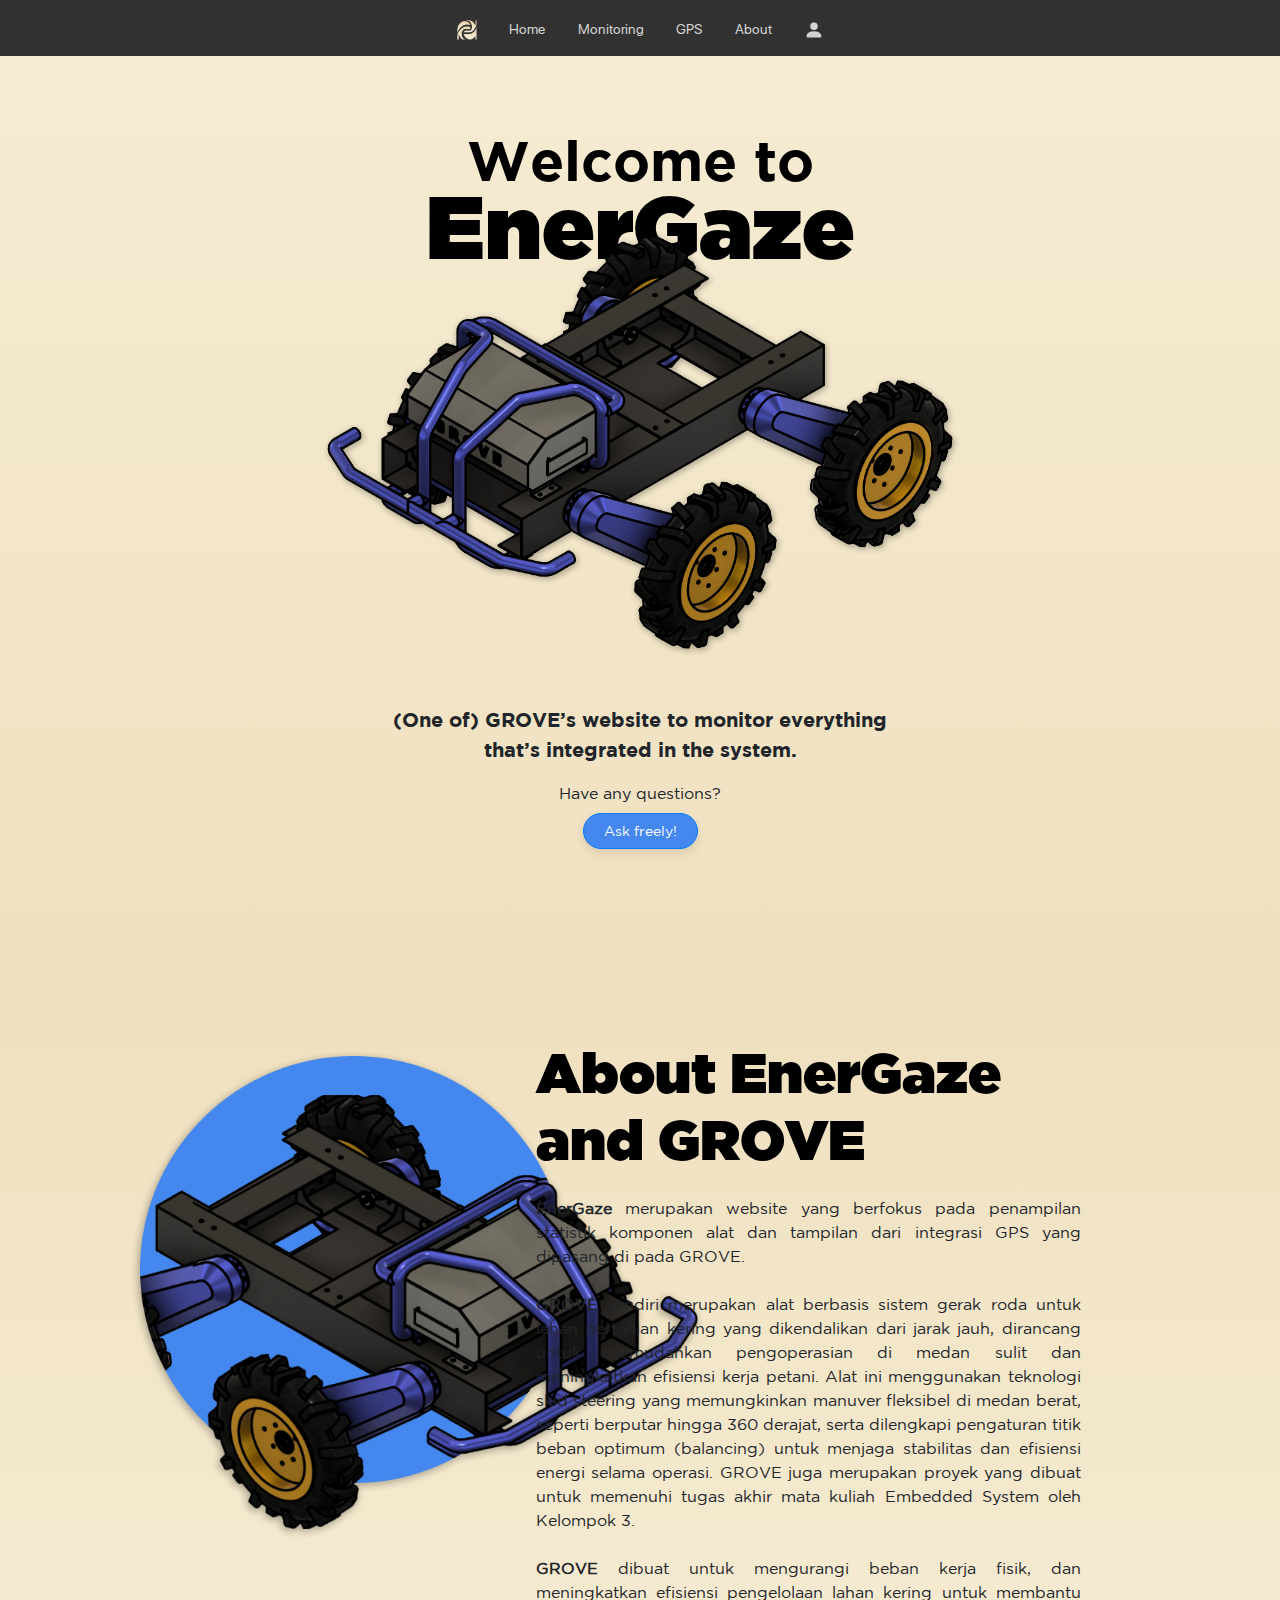
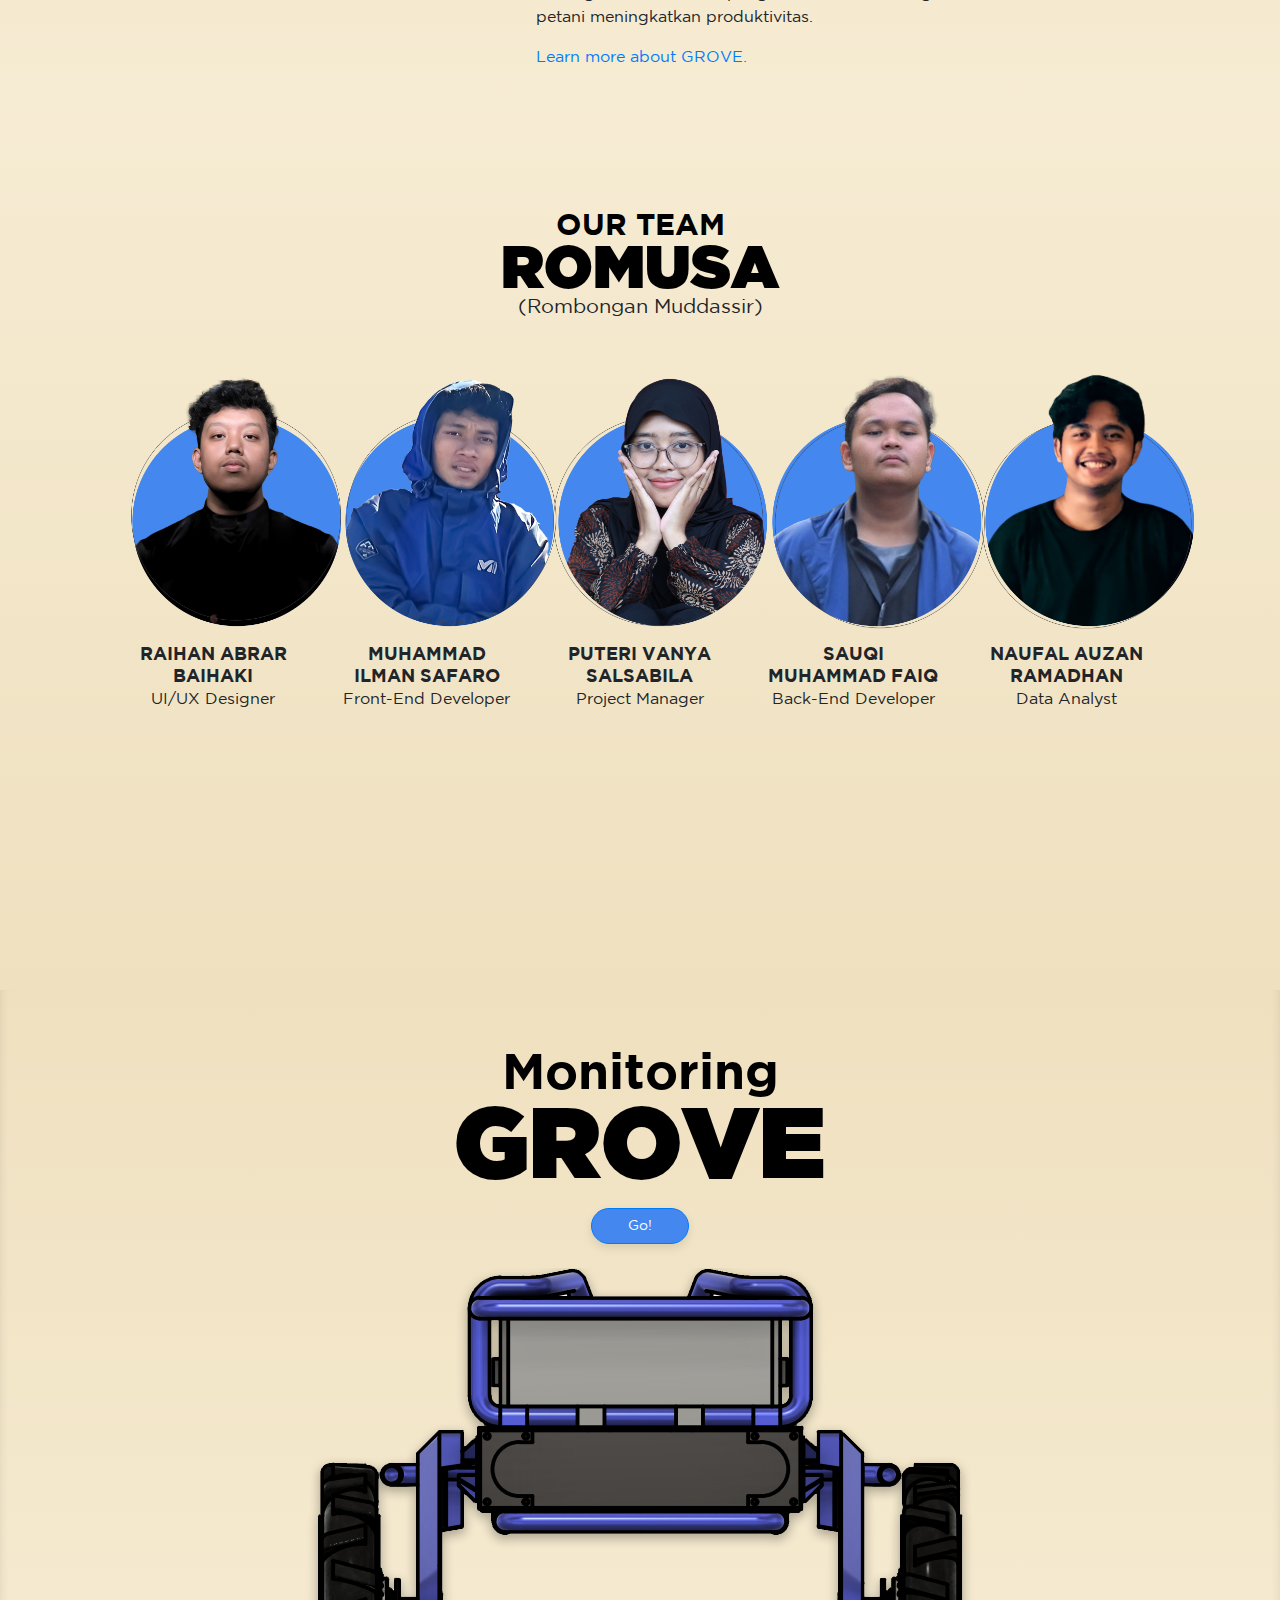
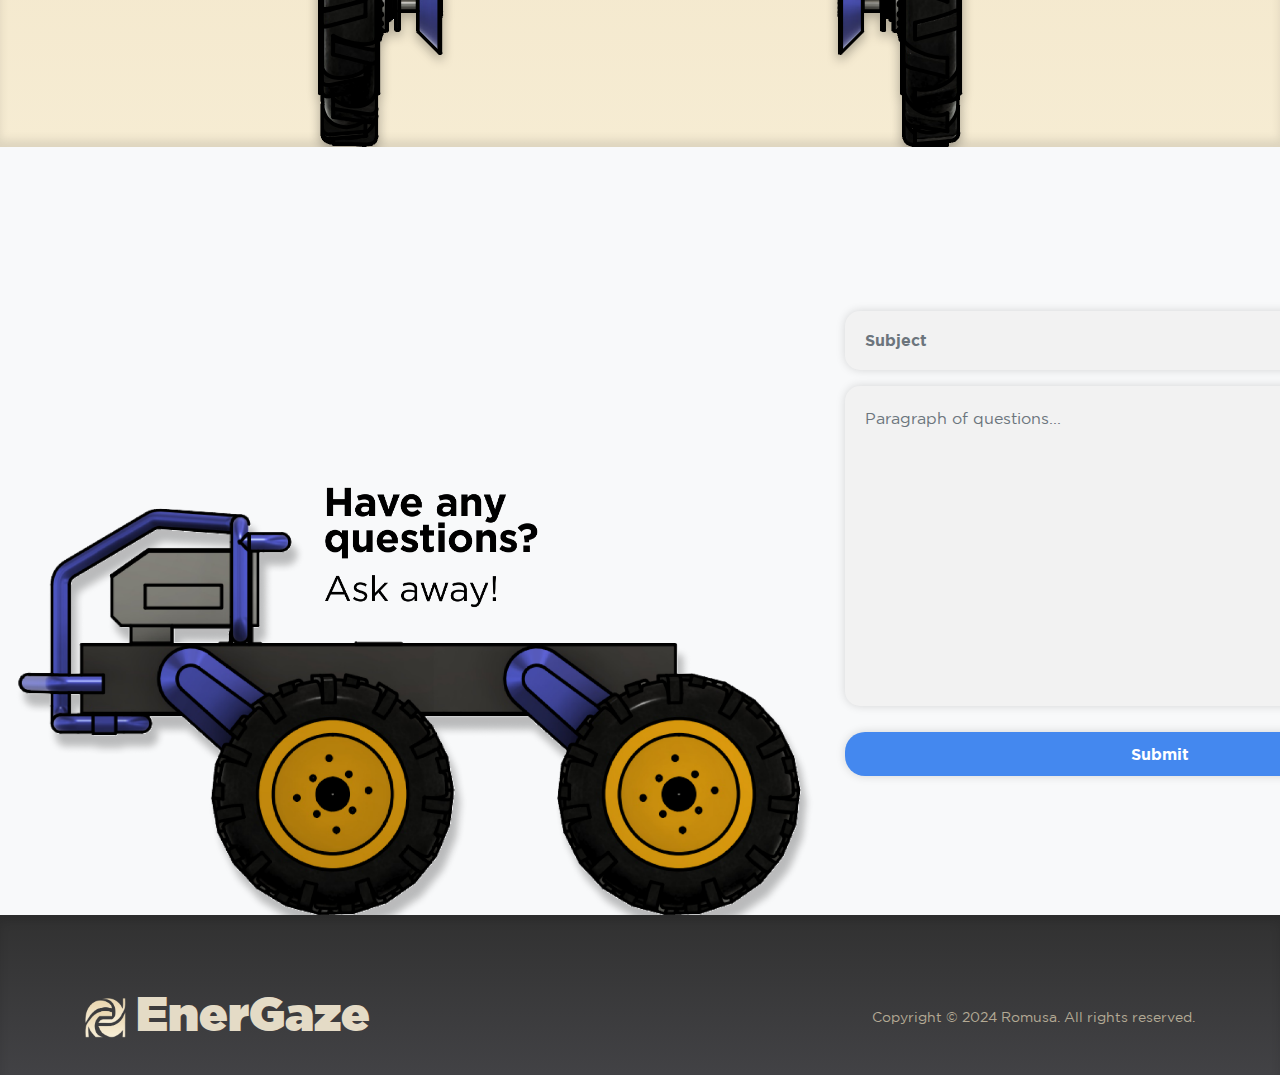
<file: index.html>
<!DOCTYPE html>
<html lang="en">
<head>
    <meta charset="UTF-8">
    <meta name="viewport" content="width=device-width, initial-scale=1.0">
    <title>EnerGaze - Home</title>
    <!-- Bootstrap CSS -->
    <link href="https://maxcdn.bootstrapcdn.com/bootstrap/4.5.2/css/bootstrap.min.css" rel="stylesheet">
    <script src="https://code.jquery.com/jquery-3.6.0.min.js"></script>
    <link rel="stylesheet" href="css/home-monitoring.css">
    <link rel="icon" type="image/png" href="assets/images/logo_energaze.png">
</head>
<body>

    <!-- test navbar -->
    <div id="navbar-placeholder"></div>
    <script>
        document.addEventListener("DOMContentLoaded", function() {
            fetch("navbar.html")
                .then(response => response.text())
                .then(data => {
                    document.getElementById("navbar-placeholder").innerHTML = data;
                })
                .catch(error => console.error("Error loading navbar:", error));
        });
    </script>    

    <div id="navbar-placeholder"></div>
    <!-- Intro Section -->
    <section id="home" class="text-center py-5 bg-light">
        <div class="container py-5">
            <h2 class="display-4">Welcome to</h2>
            <h1 class="display-2">EnerGaze</h1>
            <img src="assets/images/3d_grove.png" alt="EnerGaze Vehicle" class="img-fluid grove-intro" style="max-width: 650px;">
            <p class="lead mt-5">(One of) GROVE’s website to monitor everything that’s integrated in the system.</p>
            <p class="lead2">Have any questions?</p>
            <a href="#questions" class="btn btn-primary mt-3 btn-ask-freely rounded-pill">Ask freely!</a>
        </div>
    </section>

    <!-- About Section -->
    <section id="about" class="py-5">
        <div class="container-fluid">
            <div class="row justify-content-center" style="max-width: 100%;">
                <div class="col-4">
                    <img src="assets/images/3d_grove_c.png" alt="EnerGaze Vehicle" class="grove-about-img">
                </div>
                <div class="col-6">
                    <h2 class="about-title display-4 mb-4">About EnerGaze<br>and GROVE</h2>
                    <p class="paragraf-1"><b>EnerGaze</b> merupakan website yang berfokus pada penampilan statistik 
                        komponen alat dan tampilan dari integrasi GPS yang dipasang di pada GROVE.
                        <br><br>
                        <b>GROVE</b> sendiri merupakan alat berbasis sistem gerak roda untuk lahan pertanian kering yang dikendalikan dari jarak jauh, 
                        dirancang untuk memudahkan pengoperasian di medan sulit dan meningkatkan efisiensi kerja petani. 
                        Alat ini menggunakan teknologi skid steering yang memungkinkan manuver fleksibel di medan berat, seperti berputar 
                        hingga 360 derajat, serta dilengkapi pengaturan titik beban optimum (balancing) untuk menjaga stabilitas dan efisiensi 
                        energi selama operasi. GROVE juga merupakan proyek yang dibuat untuk memenuhi tugas akhir mata kuliah Embedded System oleh Kelompok 3.
                        <br><br>
                        <b>GROVE</b> dibuat untuk mengurangi beban kerja fisik, dan meningkatkan efisiensi pengelolaan lahan kering untuk 
                        membantu petani meningkatkan produktivitas.</p>
                    <a href="https://docs.google.com/document/d/1gYPjeRWM2OEuvQbnBazvD-fpaOpGbVaAJXgHllJnfow/edit?usp=sharing" class="paragraf-1 btn-link" target="_blank">Learn more about GROVE.</a>                
                </div>
            </div>
        </div>
    </section>

    <!-- Team Section -->
    <section id="romusa" class="team py-5 bg-light">
        <div class="container-fluid py-5 text-center">
            <h2 class="team-title display-4">OUR TEAM</h2>
            <h2 class="romusa-title display-2 mt-2 mb-0">ROMUSA</h2>
            <h2 class="romusa-desc mb-5">(Rombongan Muddassir)</h2>
            <div class="row justify-content-center">
                <div class="col-md-2 mb-4">
                    <img src="assets/images/romusa-team/abror.png" alt="Raihan Abrar Baihaki" class="mb-2">
                    <h6 class="romusa-person-name mb-0">RAIHAN ABRAR<br>BAIHAKI</h6>
                    <p class="romusa-person-desc">UI/UX Designer</p>
                </div>
                <div class="col-md-2 mb-4">
                    <img src="assets/images/romusa-team/ilman.png" alt="Muhammad Ilman Safaro" class="mb-2">
                    <h6 class="romusa-person-name mb-0">MUHAMMAD<br>ILMAN SAFARO</h6>
                    <p class="romusa-person-desc">Front-End Developer</p>
                </div>
                <div class="col-md-2 mb-4">
                    <img src="assets/images/romusa-team/vanya.png" alt="Puteri Vanya Salsabila" class="mb-2">
                    <h6 class="romusa-person-name mb-0">PUTERI VANYA<br>SALSABILA</h6>
                    <p class="romusa-person-desc">Project Manager</p>
                </div>
                <div class="col-md-2 mb-4">
                    <img src="assets/images/romusa-team/sauqi.png" alt="Sauqi Muhammad Faiq" class="mb-2">
                    <h6 class="romusa-person-name mb-0">SAUQI<br>MUHAMMAD FAIQ</h6>
                    <p class="romusa-person-desc">Back-End Developer</p>
                </div>
                <div class="col-md-2 mb-4">
                    <img src="assets/images/romusa-team/ojan.png" alt="Naufal Auzan Ramadhan" class="mb-2">
                    <h6 class="romusa-person-name mb-0">NAUFAL AUZAN<br>RAMADHAN</h6>
                    <p class="romusa-person-desc">Data Analyst</p>
                </div>
            </div>
        </div>
    </section>

    <!-- Monitoring Section -->
    <section id="monitoring" class="text-center">
        <div class="container position-relative">
            <h2 class="monitoring-title">Monitoring</h2>
            <h1 class="monitoring-grove">GROVE</h1>
            <a href="monitoring.html" class="btn btn-primary btn-go rounded-pill position-absolute" style="left: 50%; transform: translateX(-50%); z-index: 1;">
                Go!
            </a>
            <img src="assets/images/3d_grove_f.png" alt="EnerGaze Vehicle" class="energaze-monitoring-img mb-0 w-600 mx-0 py-0">
        </div>
    </section>
    

    <!-- Contact Section -->
    <section id="questions" class="contact bg-light d-flex align-items-end">
        <div class="container-fluid">
            <div class="row">
                <div class="col-md col-img">
                    <img src="assets/images/3d_grove_sp_t.png" alt="EnerGaze Vehicle" class="energaze-question-img">
                </div>
                <div class="col-md col-form">
                    <form id="question-form" class="form-style">
                        <div class="form-group">
                            <input type="text" class="form-control form-subject" placeholder="Subject" required style="height: 10%;">

                        </div>
                        <div class="form-group">
                            <textarea class="form-control form-question-content" rows="4" placeholder="Paragraph of questions..." required style="resize: none; height: 20rem;"></textarea>
                        </div>
                        <button type="submit" id="submit-question-btn" class="btn btn-primary btn-submit">Submit</button>

                        <!-- codingan tes untuk nampilin popup login error -->
                        <!-- <div id="modalContainer"></div>
                        <script>
                        $('#question-form').on('submit', function(event) {
                            event.preventDefault();
                            $('#submit-question-btn').on('click', function() {
                                $('#modalContainer').load('popups/question-popup-failed.html', function() {
                                $('#myModal').modal('show');
                                });
                            });
                        });
                        </script> -->
                        
                    </form> 
                </div>
            </div>

        </div>
    </section>

    <!-- Footer -->
    <footer class="footer bg-light d-flex align-items-end">
        <div class="container d-flex">
            <!-- Logo and Title -->
            <div class="footer-logo">
                <img src="assets/images/logo_energaze.png" alt="EnerGaze Logo" class="logo-img">
                <h2 class="footer-title">EnerGaze</h2>
            </div>
            <!-- Copyright Text -->
            <div class="footer-copyright">
                <small>Copyright © 2024 Romusa. All rights reserved.</small>
            </div>
            
        </div>
    </footer>
    
    <!-- Bootstrap JS, Popper.js, and jQuery -->
    <script src="https://cdn.jsdelivr.net/npm/@popperjs/core@2.11.6/dist/umd/popper.min.js"></script>
    <script src="https://stackpath.bootstrapcdn.com/bootstrap/4.5.2/js/bootstrap.min.js"></script>     
</body>
</html>
</file>
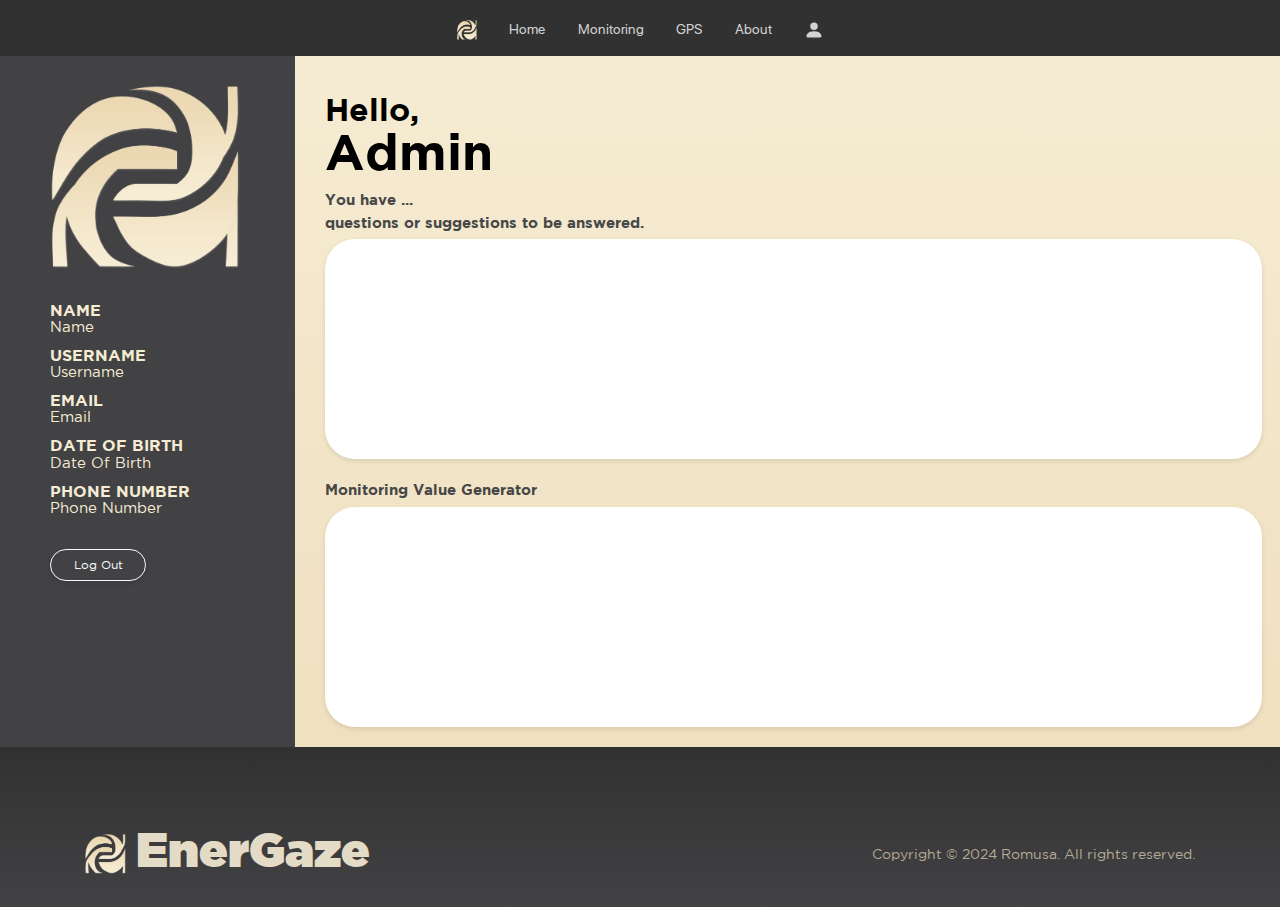
<file: admin-page.html>
<!-- resources/views/navbar.blade.php -->
<!DOCTYPE html>
<html lang="en">
<head>
    <meta charset="UTF-8">
    <meta name="viewport" content="width=device-width, initial-scale=1.0">
    <title>EnerGaze - Admin Profile</title>
    <link href="https://maxcdn.bootstrapcdn.com/bootstrap/4.5.2/css/bootstrap.min.css" rel="stylesheet">
    <link rel="icon" type="image/png" href="assets/images/logo_energaze.png">
   <link rel="stylesheet" href="css/admin.css">
</head>
<body>

    <!-- test navbar -->
    <div id="navbar-placeholder"></div>
    <script>
        document.addEventListener("DOMContentLoaded", function() {
            fetch("navbar.html")
                .then(response => response.text())
                .then(data => {
                    document.getElementById("navbar-placeholder").innerHTML = data;
                })
                .catch(error => console.error("Error loading navbar:", error));
        });
    </script>

    <!-- User -->
    <div class="container-xxl">
        <div class="left-section">
            <img src="assets/images/logo_energaze.png" alt="logo energaze" class="logo-left">
            <div id="data-user">
                <h3>NAME</h3>
                <h4>Name</h4>
                <h3>USERNAME</h3>
                <h4>Username</h4>
                <h3>EMAIL</h3>
                <h4>Email</h4>
                <h3>DATE OF BIRTH</h3>
                <h4>Date Of Birth</h4>
                <h3>PHONE NUMBER</h3>
                <h4>Phone Number</h4>
            </div>
            <a href="#" class="btn btn-outline-light my-1 btn-logout rounded-pill">Log Out</a>

        </div>
        <div class="right-section">
            <h2>Hello,</h2>
            <h1>Admin</h1>
            <p>You have ...<br>questions or suggestions to be answered.</p>
            <div class="container questions-list" placeholder="Question and/or suggestions that you have already  submitted will be listed below." id="paragraph">
                <!-- buat questions -->
            </div>
            <p>Monitoring Value Generator</p>
            <div class="container questions-list" placeholder="Question and/or suggestions that you have already  submitted will be listed below." id="paragraph">
                <!-- buat questions -->
            </div>
        </div>
    </div>

    
    <!-- Footer -->
    <footer class="footer d-flex align-items-end">
        <div class="container footer-container d-flex">
            <!-- Logo and Title -->
            <div class="footer-logo">
                <img src="assets/images/logo_energaze.png" alt="EnerGaze Logo" class="logo-img">
                <h2 class="footer-title">EnerGaze</h2>
            </div>
            <!-- Copyright Text -->
            <div class="footer-copyright">
                <small>Copyright © 2024 Romusa. All rights reserved.</small>
            </div>
            
        </div>
    </footer>

    <!-- Bootstrap JS and dependencies -->
    <script src="https://code.jquery.com/jquery-3.5.1.slim.min.js"></script>
    <script src="https://cdn.jsdelivr.net/npm/@popperjs/core@2.5.4/dist/umd/popper.min.js"></script>
    <script src="https://stackpath.bootstrapcdn.com/bootstrap/4.5.2/js/bootstrap.min.js"></script>  
</body>
</html>
</file>
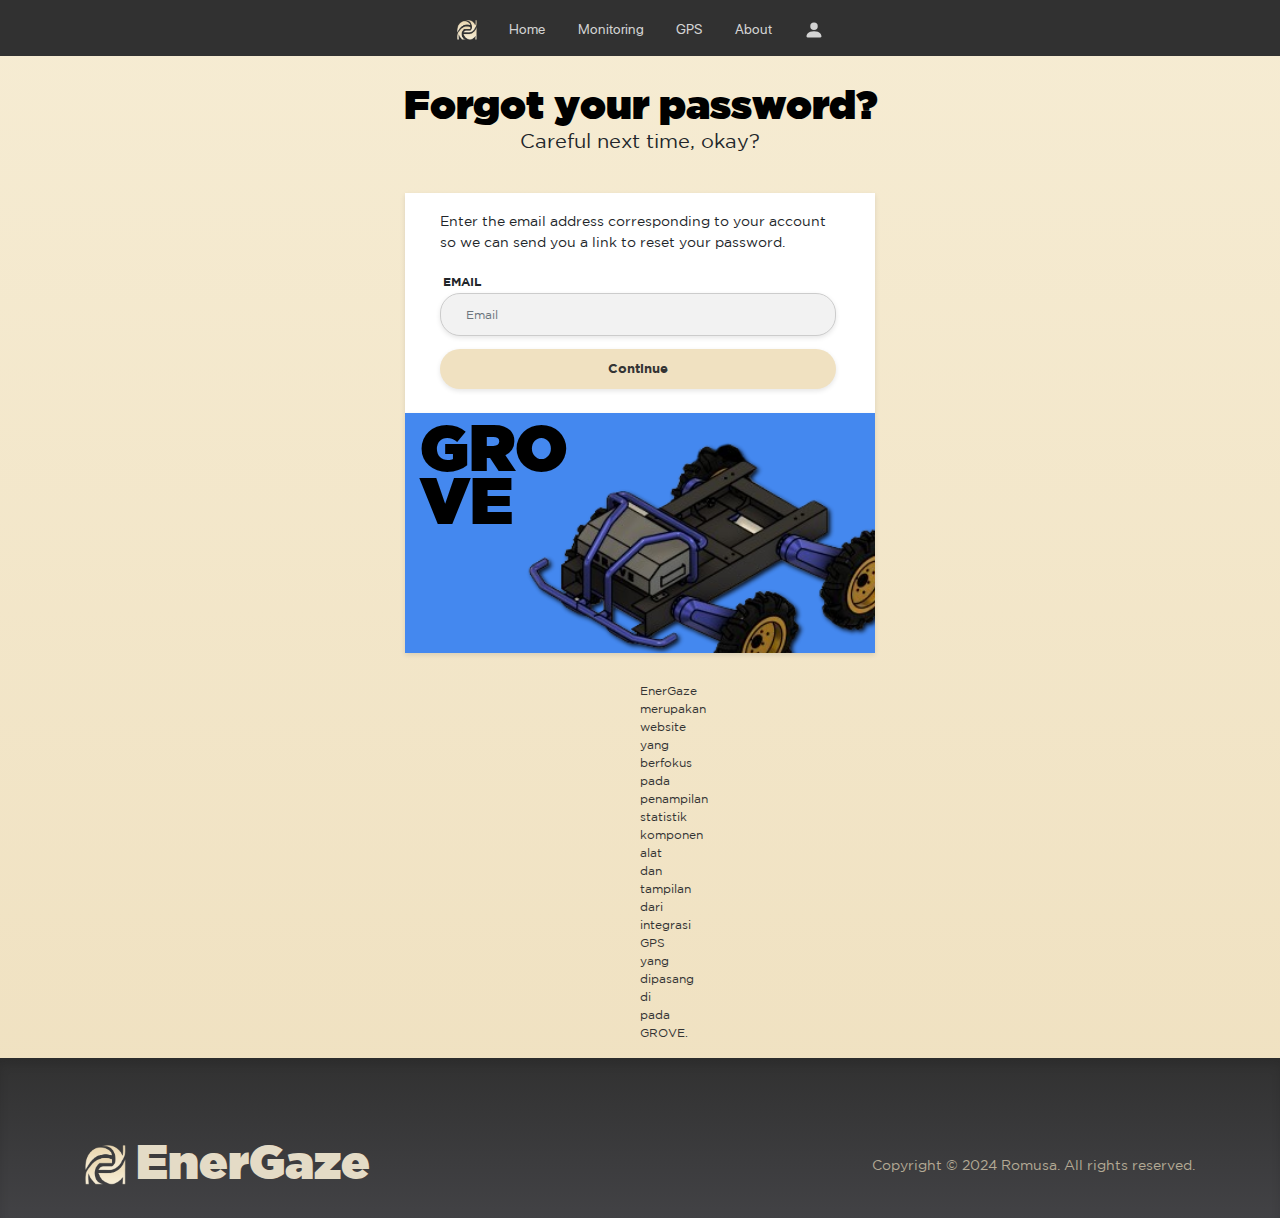
<file: forgot-password-page.html>
<!DOCTYPE html>
<html lang="en">
<head>
    <meta charset="UTF-8">
    <meta name="viewport" content="width=device-width, initial-scale=1.0">
    <title>EnerGaze - Forgot Password</title>
    <link href="https://maxcdn.bootstrapcdn.com/bootstrap/4.5.2/css/bootstrap.min.css" rel="stylesheet">
    <link rel="icon" type="image/png" href="assets/images/logo_energaze.png">
    <link rel="stylesheet" href="css/forgot-password.css">
</head>
<body>
    
    <!-- test navbar -->
    <div id="navbar-placeholder"></div>
    <script>
        document.addEventListener("DOMContentLoaded", function() {
            fetch("navbar.html")
                .then(response => response.text())
                .then(data => {
                    document.getElementById("navbar-placeholder").innerHTML = data;
                })
                .catch(error => console.error("Error loading navbar:", error));
        });
    </script>

    <div id="forgot" >
        <h1>Forgot your password?</h1>
        <h2>Careful next time, okay?</h2>
        <div class="container">
            <p>Enter the email address corresponding to your account so we can send you a link to reset your password.</p>
            <label for="email" class="form-label">EMAIL</label>
            <input id="email" type="text" class="form-control"  placeholder="Email">
            <a href="#">
                <button class="submit-btn">Continue</button>   
            </a>
        </div>
        <div class="container">
            <h1>GRO</h1>
            <h1>VE</h1>
            <img src="assets/images/gh.png" alt="robot grove">
        </div>
    </div>
    
    <p id="penjelasan" >EnerGaze merupakan website yang berfokus pada penampilan statistik komponen alat dan tampilan dari integrasi GPS yang dipasang di pada GROVE.</p>

    <!-- Footer -->
    <footer class="footer d-flex align-items-end">
        <div class="container footer-container d-flex">
            <!-- Logo and Title -->
            <div class="footer-logo">
                <img src="assets/images/logo_energaze.png" alt="EnerGaze Logo" class="logo-img">
                <h2 class="footer-title">EnerGaze</h2>
            </div>
            <!-- Copyright Text -->
            <div class="footer-copyright">
                <small>Copyright © 2024 Romusa. All rights reserved.</small>
            </div>
            
        </div>
    </footer>
    
    <!-- Bootstrap JS and dependencies -->
    <script src="https://code.jquery.com/jquery-3.5.1.slim.min.js"></script>
    <script src="https://cdn.jsdelivr.net/npm/@popperjs/core@2.5.4/dist/umd/popper.min.js"></script>
    <script src="https://stackpath.bootstrapcdn.com/bootstrap/4.5.2/js/bootstrap.min.js"></script>  
</body>
</html>
</file>
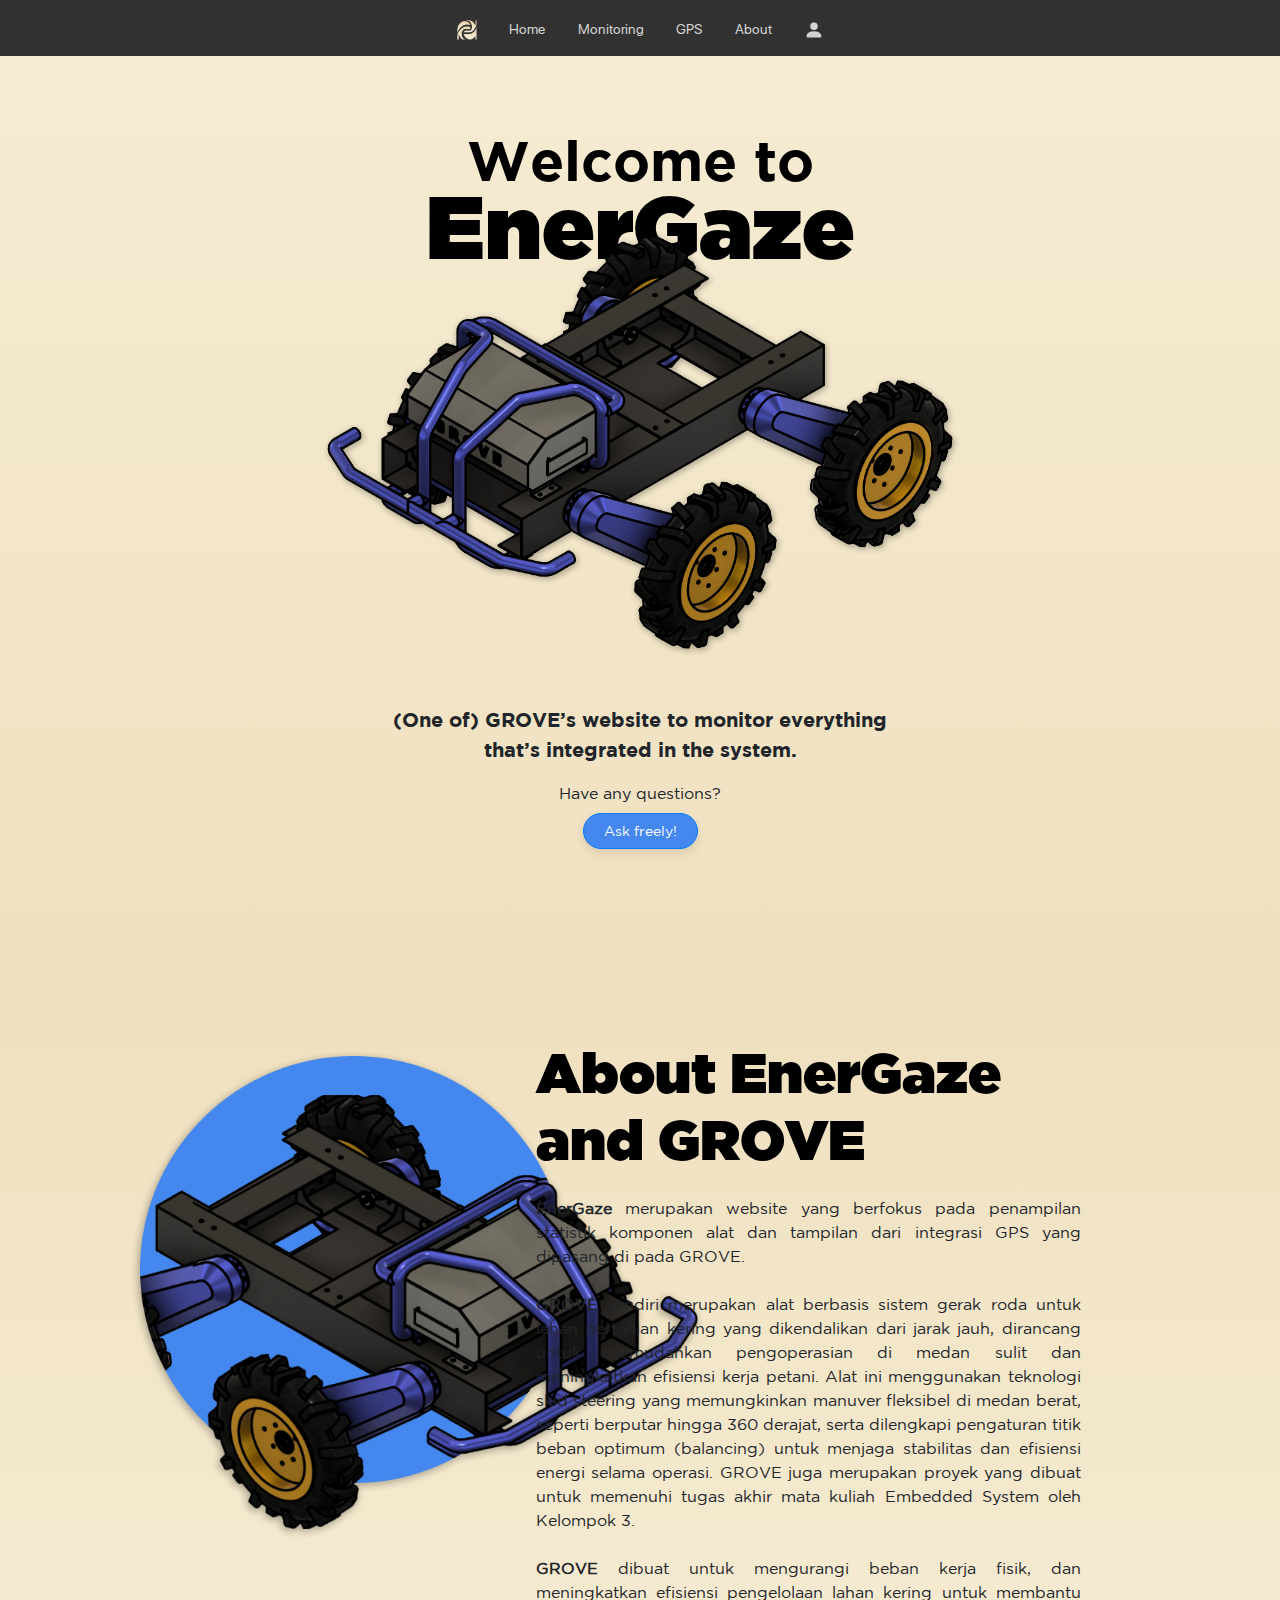
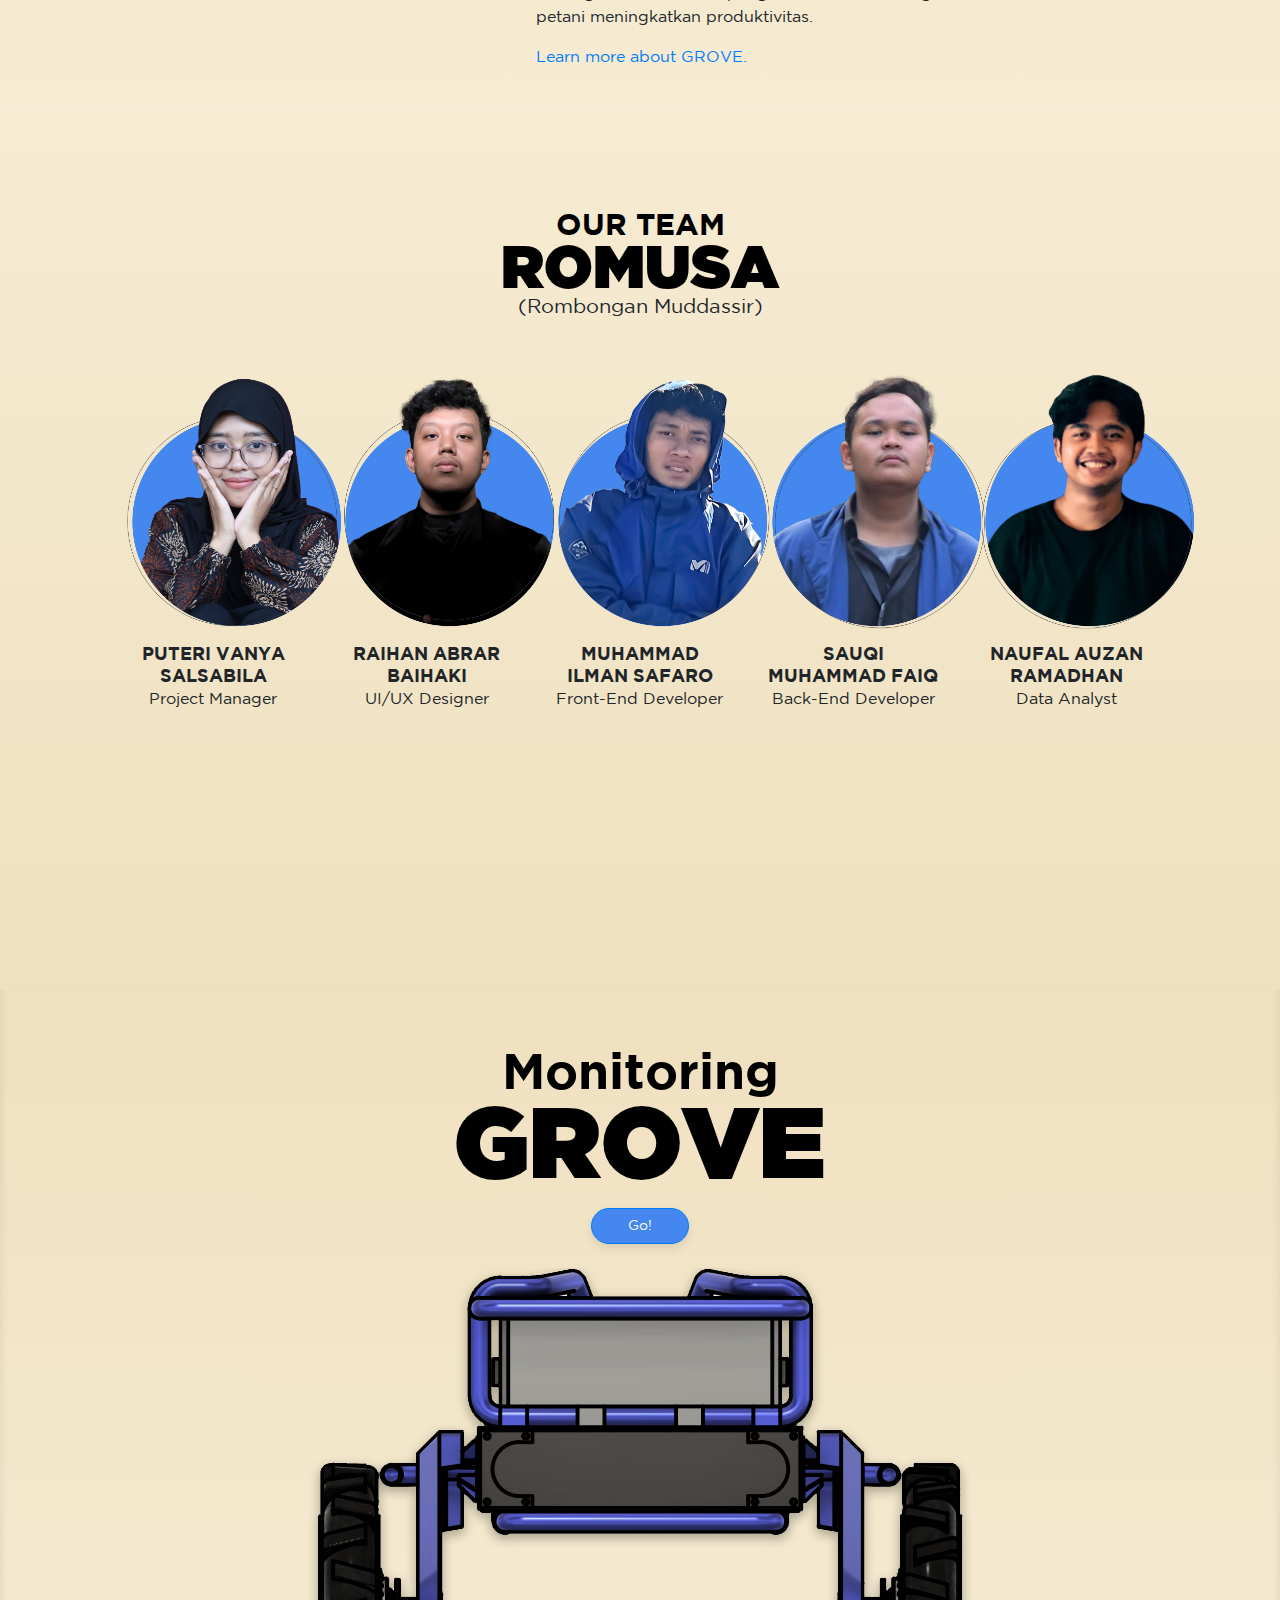
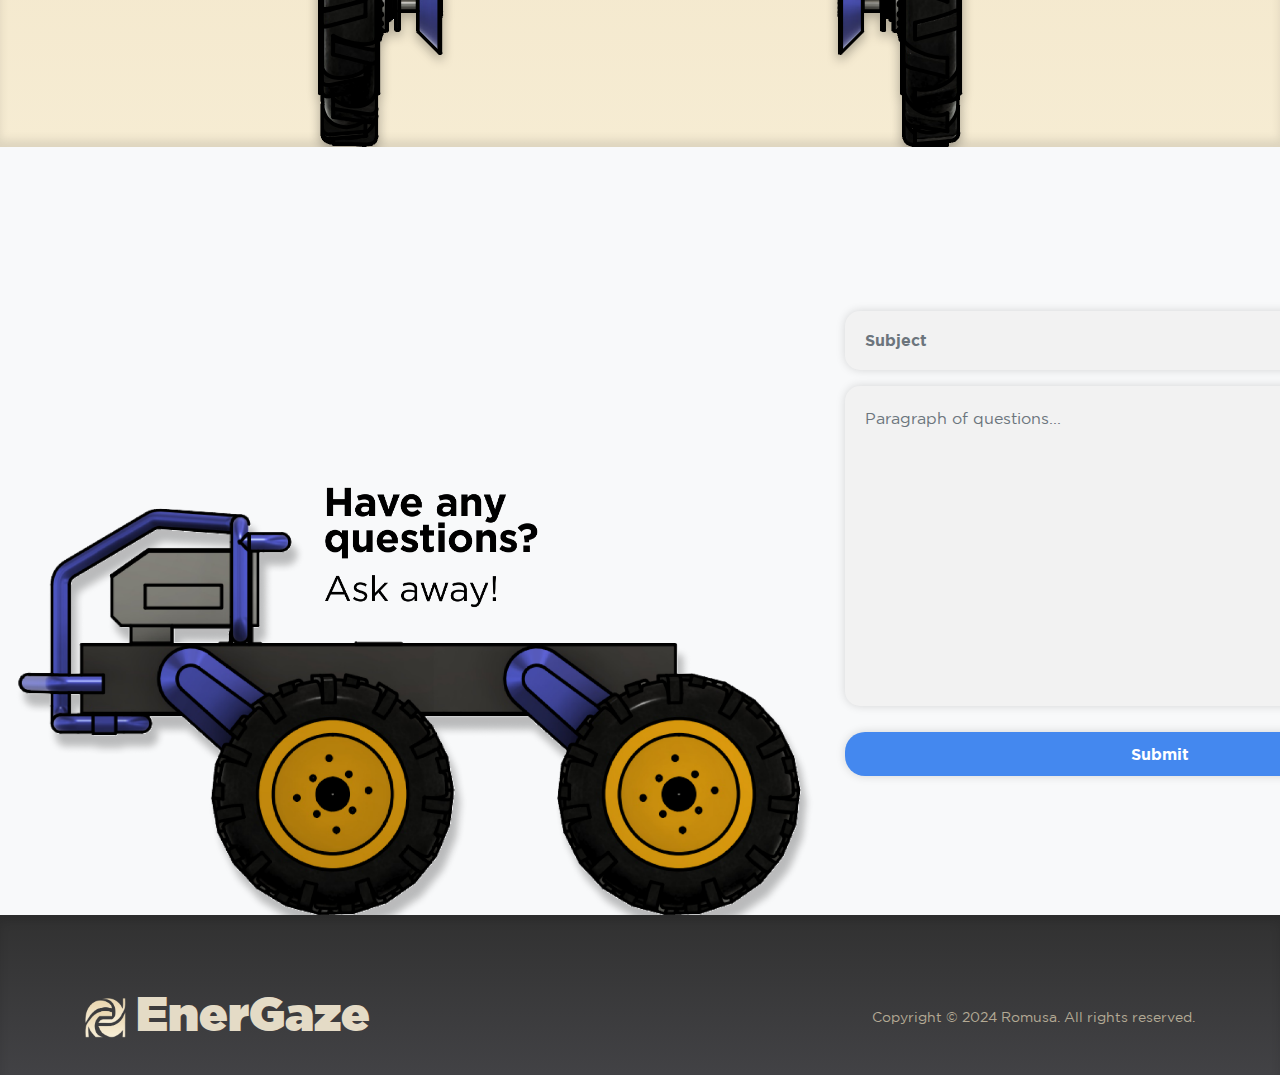
<file: homepage.html>
<!DOCTYPE html>
<html lang="en">
<head>
    <meta charset="UTF-8">
    <meta name="viewport" content="width=device-width, initial-scale=1.0">
    <title>EnerGaze - Home</title>
    <!-- Bootstrap CSS -->
    <link href="https://maxcdn.bootstrapcdn.com/bootstrap/4.5.2/css/bootstrap.min.css" rel="stylesheet">
    <link rel="stylesheet" href="css/home-monitoring.css">
    <link rel="icon" type="image/png" href="assets/images/logo_energaze.png">
</head>
<body>

    <!-- test navbar -->
    <div id="navbar-placeholder"></div>
    <script>
        document.addEventListener("DOMContentLoaded", function() {
            fetch("navbar.html")
                .then(response => response.text())
                .then(data => {
                    document.getElementById("navbar-placeholder").innerHTML = data;
                })
                .catch(error => console.error("Error loading navbar:", error));
        });
    </script>    

    <div id="navbar-placeholder"></div>
    <!-- Intro Section -->
    <section id="home" class="text-center py-5 bg-light">
        <div class="container py-5">
            <h2 class="display-4">Welcome to</h2>
            <h1 class="display-2">EnerGaze</h1>
            <img src="assets/images/3d_grove.png" alt="EnerGaze Vehicle" class="img-fluid grove-intro" style="max-width: 650px;">
            <p class="lead mt-5">(One of) GROVE’s website to monitor everything that’s integrated in the system.</p>
            <p class="lead2">Have any questions?</p>
            <a href="#questions" class="btn btn-primary mt-3 btn-ask-freely rounded-pill">Ask freely!</a>
        </div>
    </section>

    <!-- About Section -->
    <section id="about" class="py-5">
        <div class="container-fluid">
            <div class="row justify-content-center" style="max-width: 100%;">
                <div class="col-4">
                    <img src="assets/images/3d_grove_c.png" alt="EnerGaze Vehicle" class="grove-about-img">
                </div>
                <div class="col-6">
                    <h2 class="about-title display-4 mb-4">About EnerGaze<br>and GROVE</h2>
                    <p class="paragraf-1"><b>EnerGaze</b> merupakan website yang berfokus pada penampilan statistik 
                        komponen alat dan tampilan dari integrasi GPS yang dipasang di pada GROVE.
                        <br><br>
                        <b>GROVE</b> sendiri merupakan alat berbasis sistem gerak roda untuk lahan pertanian kering yang dikendalikan dari jarak jauh, 
                        dirancang untuk memudahkan pengoperasian di medan sulit dan meningkatkan efisiensi kerja petani. 
                        Alat ini menggunakan teknologi skid steering yang memungkinkan manuver fleksibel di medan berat, seperti berputar 
                        hingga 360 derajat, serta dilengkapi pengaturan titik beban optimum (balancing) untuk menjaga stabilitas dan efisiensi 
                        energi selama operasi. GROVE juga merupakan proyek yang dibuat untuk memenuhi tugas akhir mata kuliah Embedded System oleh Kelompok 3.
                        <br><br>
                        <b>GROVE</b> dibuat untuk mengurangi beban kerja fisik, dan meningkatkan efisiensi pengelolaan lahan kering untuk 
                        membantu petani meningkatkan produktivitas.</p>
                    <a href="https://docs.google.com/document/d/1gYPjeRWM2OEuvQbnBazvD-fpaOpGbVaAJXgHllJnfow/edit?usp=sharing" class="paragraf-1 btn-link" target="_blank">Learn more about GROVE.</a>                
                </div>
            </div>
        </div>
    </section>

    <!-- Team Section -->
    <section id="romusa" class="team py-5 bg-light">
        <div class="container-fluid py-5 text-center">
            <h2 class="team-title display-4">OUR TEAM</h2>
            <h2 class="romusa-title display-2 mt-2 mb-0">ROMUSA</h2>
            <h2 class="romusa-desc mb-5">(Rombongan Muddassir)</h2>
            <div class="row justify-content-center">
                <div class="col-md-2 mb-4">
                    <img src="assets/images/romusa-team/vanya.png" alt="Puteri Vanya Salsabila" class="mb-2">
                    <h6 class="romusa-person-name mb-0">PUTERI VANYA<br>SALSABILA</h6>
                    <p class="romusa-person-desc">Project Manager</p>
                </div>
                <div class="col-md-2 mb-4">
                    <img src="assets/images/romusa-team/abror.png" alt="Raihan Abrar Baihaki" class="mb-2">
                    <h6 class="romusa-person-name mb-0">RAIHAN ABRAR<br>BAIHAKI</h6>
                    <p class="romusa-person-desc">UI/UX Designer</p>
                </div>
                <div class="col-md-2 mb-4">
                    <img src="assets/images/romusa-team/ilman.png" alt="Muhammad Ilman Safaro" class="mb-2">
                    <h6 class="romusa-person-name mb-0">MUHAMMAD<br>ILMAN SAFARO</h6>
                    <p class="romusa-person-desc">Front-End Developer</p>
                </div>
                <div class="col-md-2 mb-4">
                    <img src="assets/images/romusa-team/sauqi.png" alt="Sauqi Muhammad Faiq" class="mb-2">
                    <h6 class="romusa-person-name mb-0">SAUQI<br>MUHAMMAD FAIQ</h6>
                    <p class="romusa-person-desc">Back-End Developer</p>
                </div>
                <div class="col-md-2 mb-4">
                    <img src="assets/images/romusa-team/ojan.png" alt="Naufal Auzan Ramadhan" class="mb-2">
                    <h6 class="romusa-person-name mb-0">NAUFAL AUZAN<br>RAMADHAN</h6>
                    <p class="romusa-person-desc">Data Analyst</p>
                </div>
            </div>
        </div>
    </section>

    <!-- Monitoring Section -->
    <section id="monitoring" class="text-center">
        <div class="container position-relative">
            <h2 class="monitoring-title">Monitoring</h2>
            <h1 class="monitoring-grove">GROVE</h1>
            <a href="monitoring.html" class="btn btn-primary btn-go rounded-pill position-absolute" style="left: 50%; transform: translateX(-50%); z-index: 1;">
                Go!
            </a>
            <img src="assets/images/3d_grove_f.png" alt="EnerGaze Vehicle" class="energaze-monitoring-img mb-0 w-600 mx-0 py-0">
        </div>
    </section>
    

    <!-- Contact Section -->
    <section id="questions" class="contact bg-light d-flex align-items-end">
        <div class="container-fluid">
            <div class="row">
                <div class="col-md col-img">
                    <img src="assets/images/3d_grove_sp_t.png" alt="EnerGaze Vehicle" class="energaze-question-img">
                </div>
                <div class="col-md col-form">
                    <form class="form-style">
                        <div class="form-group">
                            <input type="text" class="form-control form-subject" placeholder="Subject" required style="height: 10%;">

                        </div>
                        <div class="form-group">
                            <textarea class="form-control form-question-content" rows="4" placeholder="Paragraph of questions..." required style="resize: none; height: 20rem;"></textarea>
                        </div>
                        <button type="submit" class="btn btn-primary btn-submit">Submit</button>
                    </form> 
                </div>
            </div>

        </div>
    </section>

    <!-- Footer -->
    <footer class="footer bg-light d-flex align-items-end">
        <div class="container d-flex">
            <!-- Logo and Title -->
            <div class="footer-logo">
                <img src="assets/images/logo_energaze.png" alt="EnerGaze Logo" class="logo-img">
                <h2 class="footer-title">EnerGaze</h2>
            </div>
            <!-- Copyright Text -->
            <div class="footer-copyright">
                <small>Copyright © 2024 Romusa. All rights reserved.</small>
            </div>
            
        </div>
    </footer>
    
    <!-- Bootstrap JS, Popper.js, and jQuery -->
    <script src="https://code.jquery.com/jquery-3.5.1.slim.min.js"></script>
    <script src="https://cdn.jsdelivr.net/npm/@popperjs/core@2.5.4/dist/umd/popper.min.js"></script>
    <script src="https://stackpath.bootstrapcdn.com/bootstrap/4.5.2/js/bootstrap.min.js"></script>
</body>
</html>
</file>
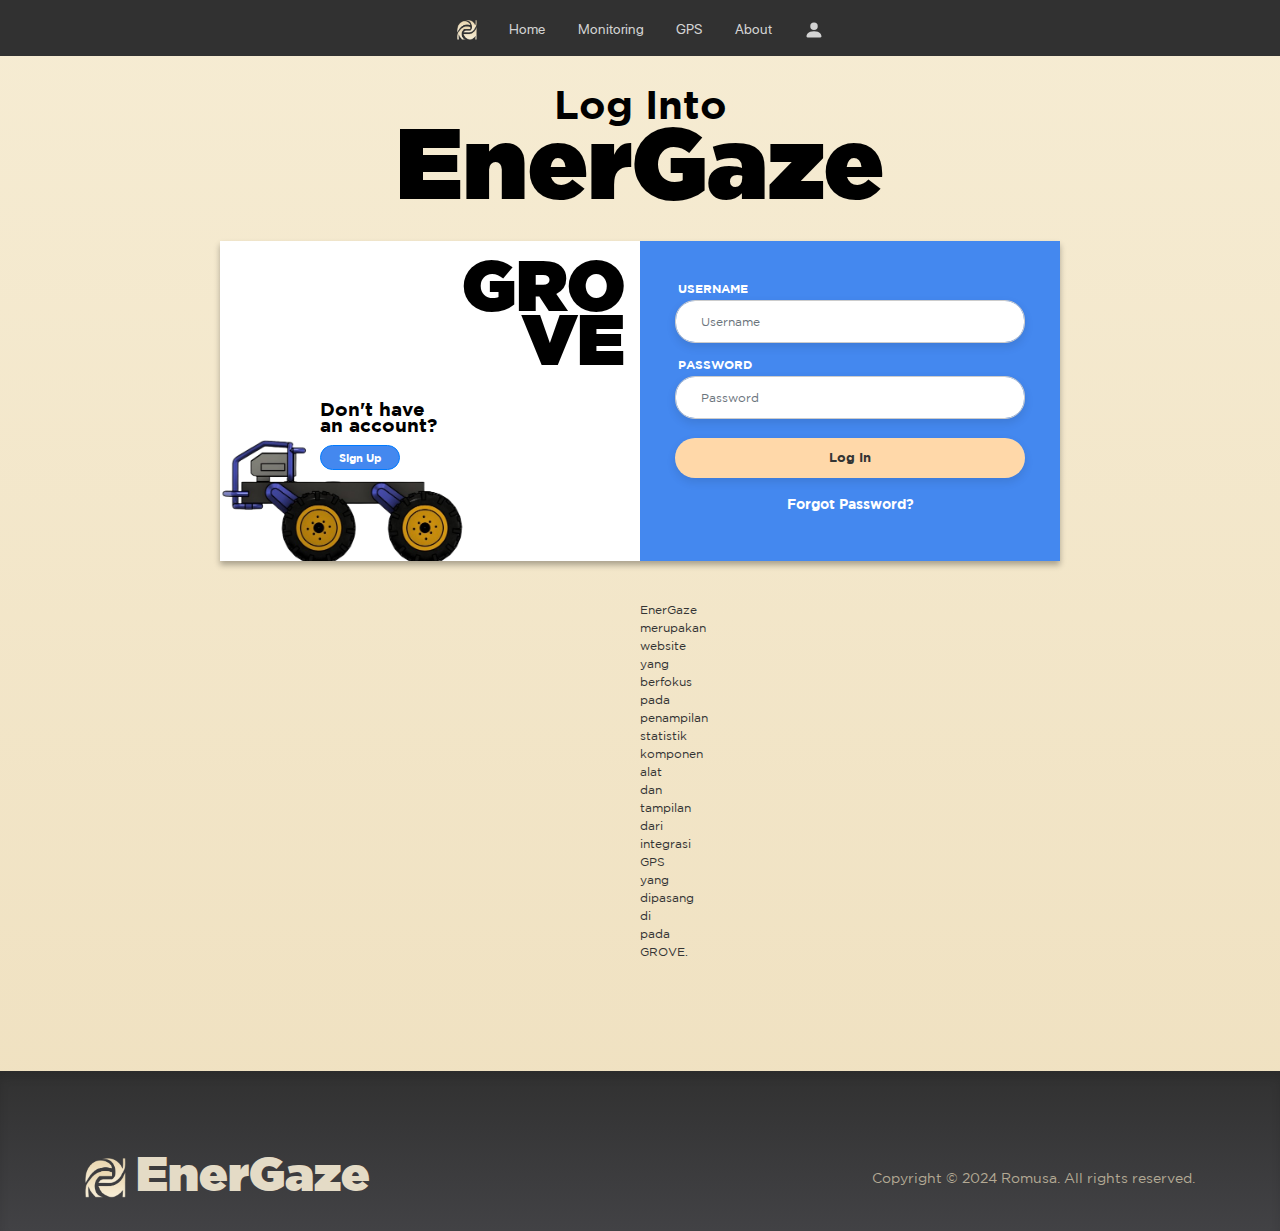
<file: login-page.html>
<!DOCTYPE html>
<html lang="en">
<head>
    <meta charset="UTF-8">
    <meta name="viewport" content="width=device-width, initial-scale=1.0">
    <title>EnerGaze - Log In</title>
    <link href="https://maxcdn.bootstrapcdn.com/bootstrap/4.5.2/css/bootstrap.min.css" rel="stylesheet">
    <script src="https://code.jquery.com/jquery-3.6.0.min.js"></script>
    <link rel="icon" type="image/png" href="assets/images/logo_energaze.png">
    <link rel="stylesheet" href="css/login.css">
</head>
<body>

    <!-- test navbar -->
    <div id="navbar-placeholder"></div>
    <script>
        document.addEventListener("DOMContentLoaded", function() {
            fetch("navbar.html")
                .then(response => response.text())
                .then(data => {
                    document.getElementById("navbar-placeholder").innerHTML = data;
                })
                .catch(error => console.error("Error loading navbar:", error));
        });
    </script>

    <div id="judul">
        <h1>Log Into</h1>
        <h2>EnerGaze</h2>
    </div>

    <div class="login-container">
        <div class="left-section">
            <h1>GRO</h1>
            <h1>VE</h1>
            <h2>Don't have</h2>
            <h2>an account?</h2>
            <img src="assets/images/smpng.png" alt="Feedback Image" class="img-fluid">
            <a href="sign-up-page.html" class="btn btn-primary btn-signup">Sign Up</a>
        </div>
        <div class="right-section">
            <div class="mb-3">
                <label for="formusername" class="form-label">USERNAME</label>
                <input id="formusername" type="text" class="form-control"  placeholder="Username">
            </div>
            <div class="mb-3">
                <label for="formusername" class="form-label">PASSWORD</label>
                <input id="formusername" type="password" class="form-control"  placeholder="Password">
            </div>
            <button id="login-btn" class="submit-btn btn-login">Log In</button>

            <!-- codingan tes untuk nampilin popup login error -->
            <!-- <div id="modalContainer"></div>
            <script>
            $('#login-btn').on('click', function() {
                $('#modalContainer').load('popups/login-popup-failed.html', function() {
                $('#myModal').modal('show');
                });
            });
            </script> -->

            <a href="forgot-password-page.html" class="forgot-password">Forgot Password?</a>
        </div>
    </div>
    <p id="penjelasan" >EnerGaze merupakan website yang berfokus pada penampilan statistik komponen alat dan tampilan dari integrasi GPS yang dipasang di pada GROVE.</p>


    <!-- Footer -->
    <footer class="footer d-flex align-items-end">
        <div class="container footer-container d-flex">
            <!-- Logo and Title -->
            <div class="footer-logo">
                <img src="assets/images/logo_energaze.png" alt="EnerGaze Logo" class="logo-img">
                <h2 class="footer-title">EnerGaze</h2>
            </div>
            <!-- Copyright Text -->
            <div class="footer-copyright">
                <small>Copyright © 2024 Romusa. All rights reserved.</small>
            </div>
            
        </div>
    </footer>
    
    <!-- Bootstrap JS and dependencies -->
    <script src="https://cdn.jsdelivr.net/npm/@popperjs/core@2.11.6/dist/umd/popper.min.js"></script>
    <script src="https://stackpath.bootstrapcdn.com/bootstrap/4.5.2/js/bootstrap.min.js"></script>     
</body>
</html>
</file>
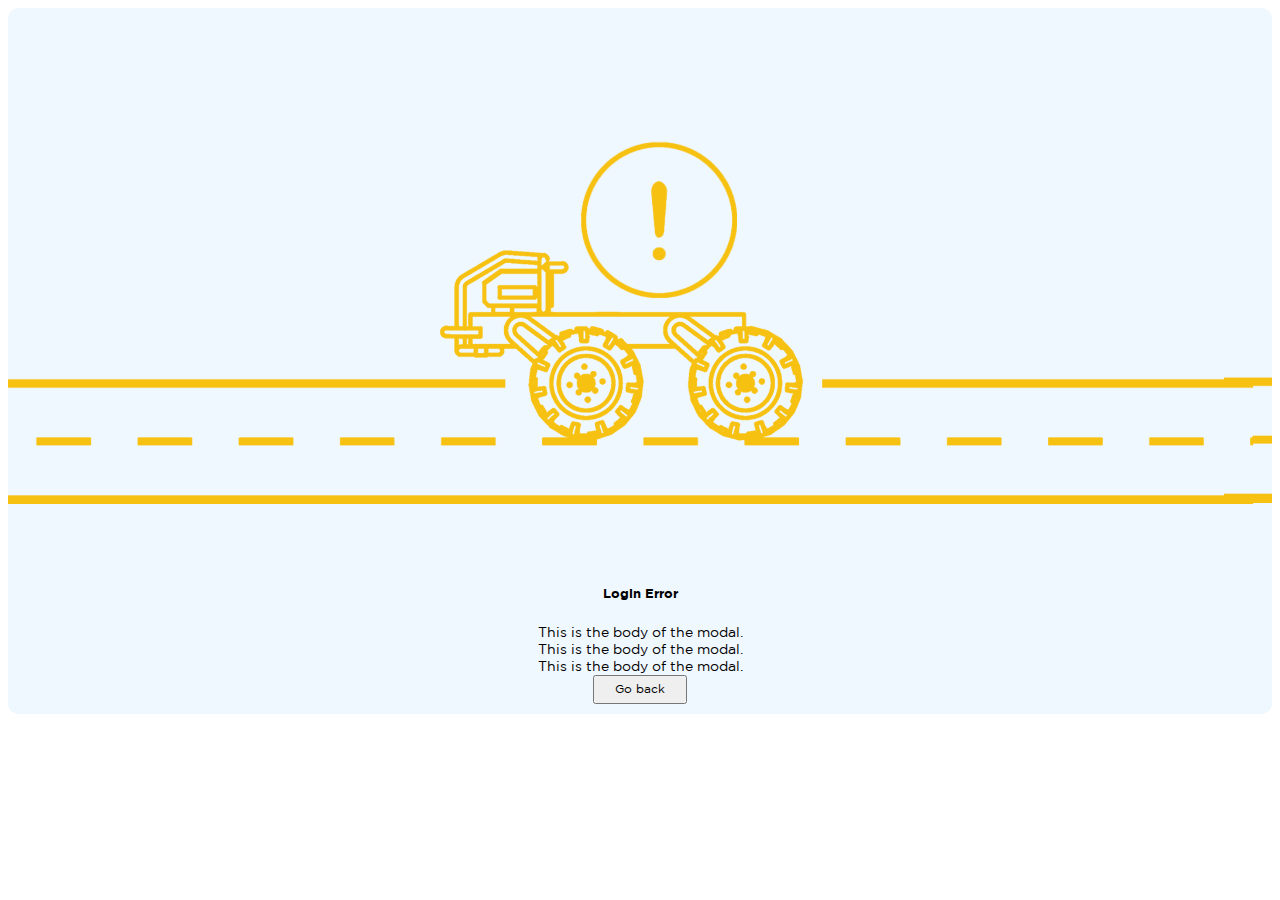
<file: login-popup-failed.html>
<head>
    <style>
      @font-face {
          font-family: 'SFProDisplayRegular';
          src: url('../assets/fonts/SFProDisplayRegular.ttf') format('truetype');
      }
      /* SF Pro Semibold */
      @font-face {
          font-family: 'SFProSemibold';
          src: url('../assets/fonts/SFProSemibold.ttf') format('truetype');
      }

      /* Gotham Ultra */
      @font-face {
          font-family: 'GothamUltra';
          src: url('../assets/fonts/GothamUltra.ttf') format('truetype');
      }

      /* Gotham Bold */
      @font-face {
          font-family: 'GothamBold';
          src: url('../assets/fonts/GothamBold.ttf') format('truetype');
      }

      /* Gotham Book */
      @font-face {
          font-family: 'GothamBook';
          src: url('../assets/fonts/GothamBook.ttf') format('truetype');
      }
      /* Custom styles specific to this modal */
      .modal-content {
        background-color: #f0f8ff;
        border-radius: 10px;
      }
      .modal-title {
        color: #000000;
        font-family: 'GothamBold', sans-serif;
      }
      .modal-header {
        display: flex;
        flex-direction: column;
        align-items: center;
        padding-top: 1rem;
        padding-bottom: 0px;
        padding-left: 0px;
        padding-right: 0px;
      }
      .modal-body, .modal-footer {
        display: flex;
        flex-direction: column;
        align-items: center;
      }
      .exc-mark-img {
        width: 100%;  
      }
      .modal-header, .modal-footer {
        border: none; 
      }
      .modal-body {
        font-family: 'GothamBook', sans-serif;
        padding-left: 15%;
        padding-right: 15%;
        padding-top: 0px;
        padding-bottom: 0px;
        color: black;
        font-size: 90%;
      }
      .btn-outline-dark {
        font-family: 'GothamBook', sans-serif;
        font-size: 12px;
        margin-bottom: 10px;
        padding: 0.35rem 1.25rem; 
      }
    </style>
  </head>
  <body>
    <div class="modal fade" id="myModal" tabindex="-1" aria-labelledby="exampleModalLabel" aria-hidden="true">
        <div class="modal-dialog modal-dialog-centered">
          <div class="modal-content">
            <div class="modal-header">
              <img src="assets/images/exclamation_grove.png" alt="Exclamation mark" class="exc-mark-img">
              <h5 class="modal-title" id="exampleModalLabel">Login Error</h5>
            </div>
            <div class="modal-body">
              This is the body of the modal.<br>
              This is the body of the modal.<br>
              This is the body of the modal.
            </div>
            <div class="modal-footer">
              <button type="button" class="btn btn-outline-dark rounded-pill" data-dismiss="modal">Go back</button>
            </div>
          </div>
        </div>
      </div>
  </body>
</file>
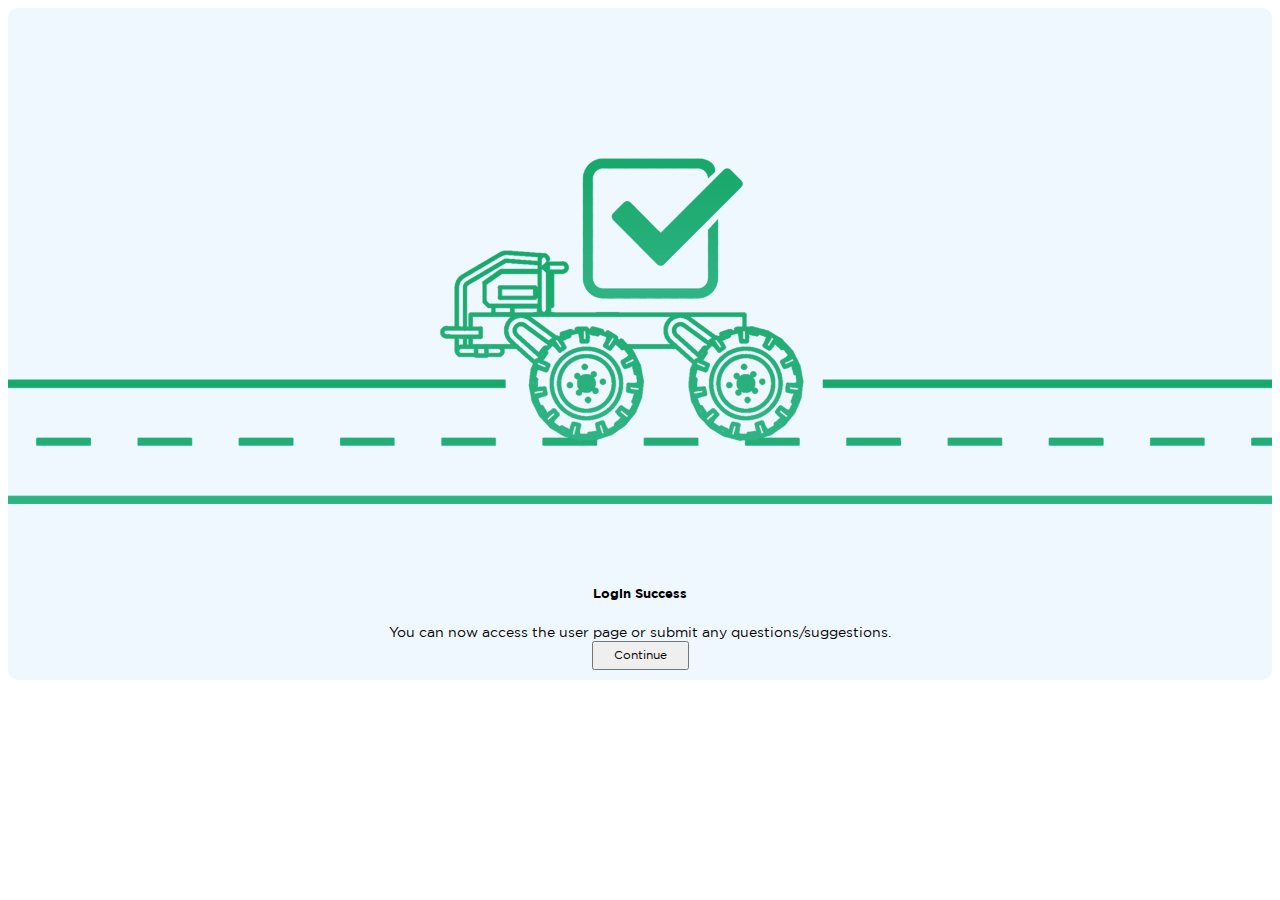
<file: login-popup-success.html>
<head>
    <style>
      @font-face {
          font-family: 'SFProDisplayRegular';
          src: url('../assets/fonts/SFProDisplayRegular.ttf') format('truetype');
      }
      /* SF Pro Semibold */
      @font-face {
          font-family: 'SFProSemibold';
          src: url('../assets/fonts/SFProSemibold.ttf') format('truetype');
      }

      /* Gotham Ultra */
      @font-face {
          font-family: 'GothamUltra';
          src: url('../assets/fonts/GothamUltra.ttf') format('truetype');
      }

      /* Gotham Bold */
      @font-face {
          font-family: 'GothamBold';
          src: url('../assets/fonts/GothamBold.ttf') format('truetype');
      }

      /* Gotham Book */
      @font-face {
          font-family: 'GothamBook';
          src: url('../assets/fonts/GothamBook.ttf') format('truetype');
      }
      /* Custom styles specific to this modal */
      .modal-content {
        background-color: #f0f8ff;
        border-radius: 10px;
      }
      .modal-title {
        color: #000000;
        font-family: 'GothamBold', sans-serif;
      }
      .modal-header {
        display: flex;
        flex-direction: column;
        align-items: center;
        padding-top: 1rem;
        padding-bottom: 0px;
        padding-left: 0px;
        padding-right: 0px;
      }
      .modal-body, .modal-footer {
        display: flex;
        flex-direction: column;
        align-items: center;
      }
      .check-mark-img {
        width: 100%;  
      }
      .modal-header, .modal-footer {
        border: none; 
      }
      .modal-body {
        font-family: 'GothamBook', sans-serif;
        padding-left: 15%;
        padding-right: 15%;
        padding-top: 0px;
        padding-bottom: 0px;
        color: black;
        text-align: center;
        font-size: 90%;
      }
      .btn-outline-success {
        font-family: 'GothamBook', sans-serif;
        font-size: 12px;
        margin-bottom: 10px;
        padding: 0.35rem 1.25rem; 
      }
    </style>
  </head>
  <body>
    <div class="modal fade" id="myModal" tabindex="-1" aria-labelledby="exampleModalLabel" aria-hidden="true" data-backdrop="static" data-keyboard="false">
        <div class="modal-dialog modal-dialog-centered">
          <div class="modal-content">
            <div class="modal-header">
              <img src="assets/images/checkmark_grove.png" alt="check" class="check-mark-img">
              <h5 class="modal-title" id="exampleModalLabel">Login Success</h5>
            </div>
            <div class="modal-body">
              You can now access the user page or submit any questions/suggestions.
            </div>
            <div class="modal-footer">
              <button type="button" class="btn btn-outline-success rounded-pill" data-dismiss="modal">Continue</button>
            </div>
          </div>
        </div>
      </div>
  </body>
</file>
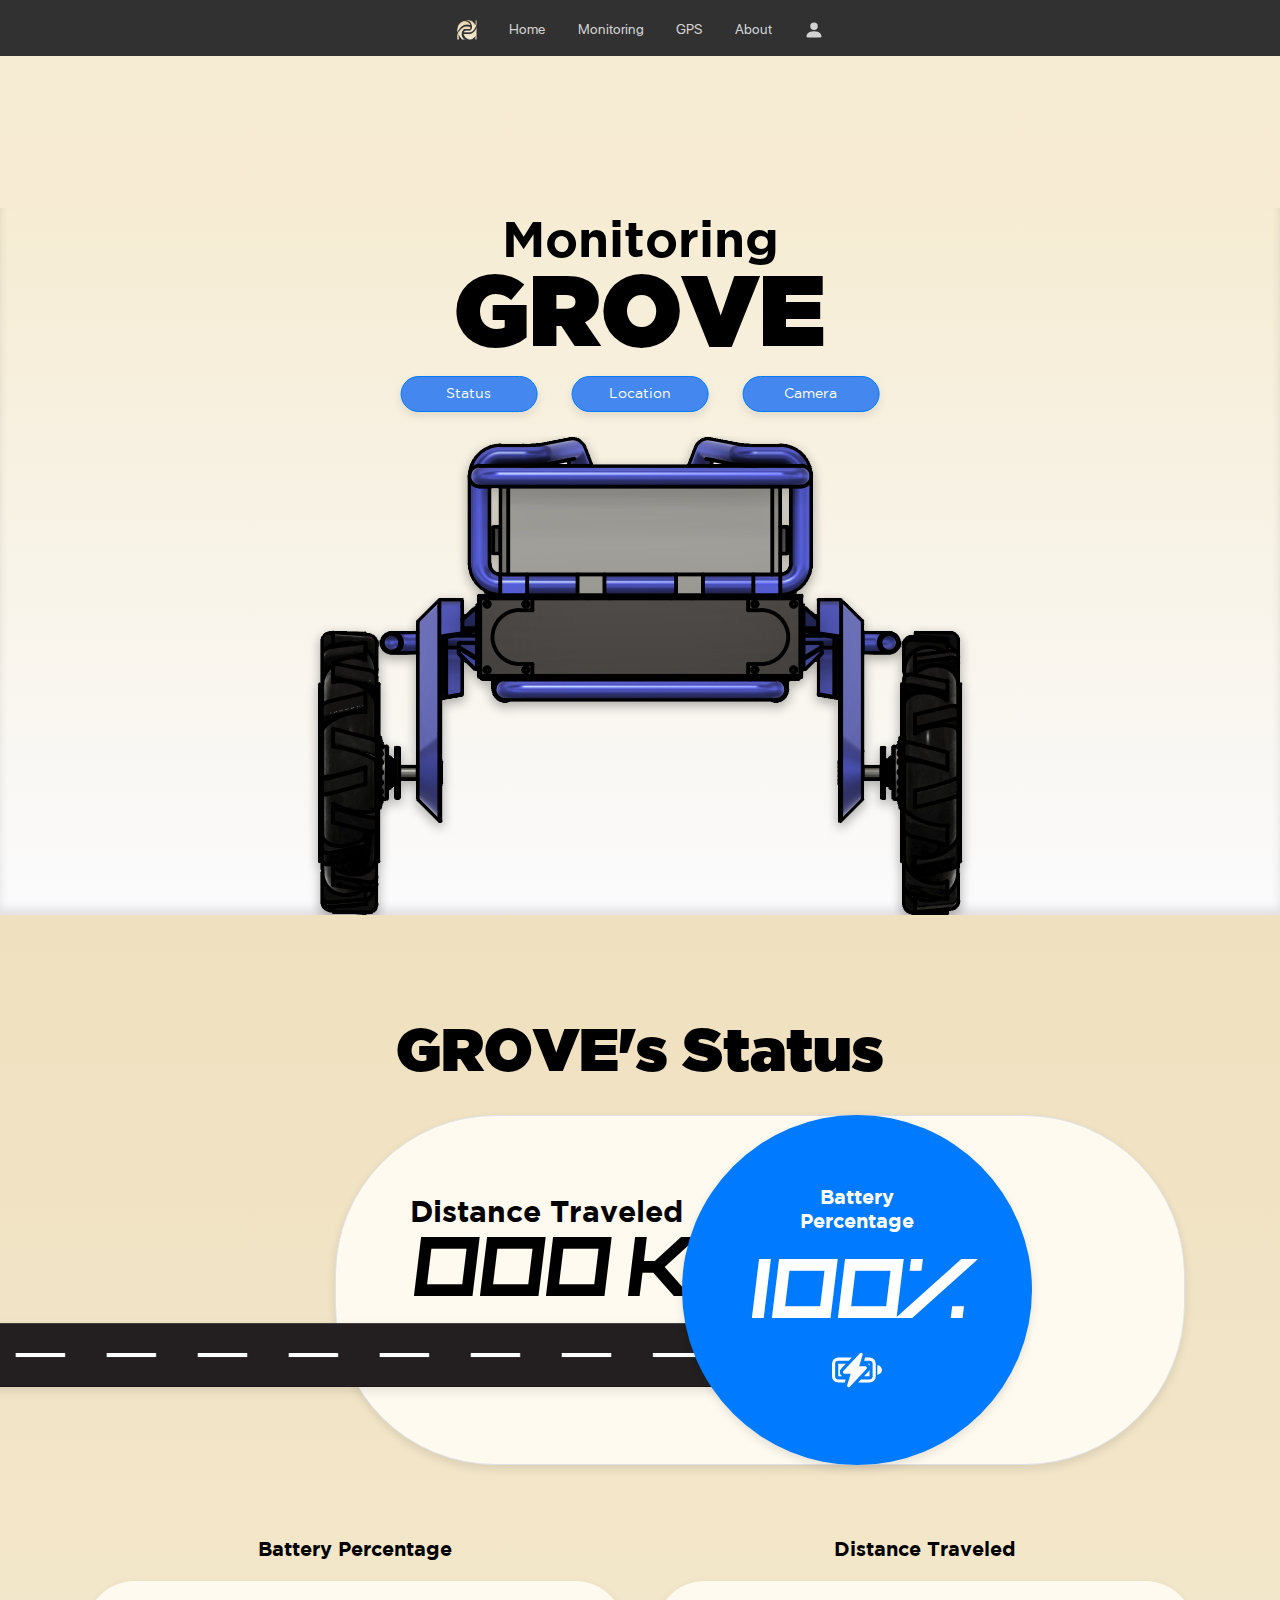
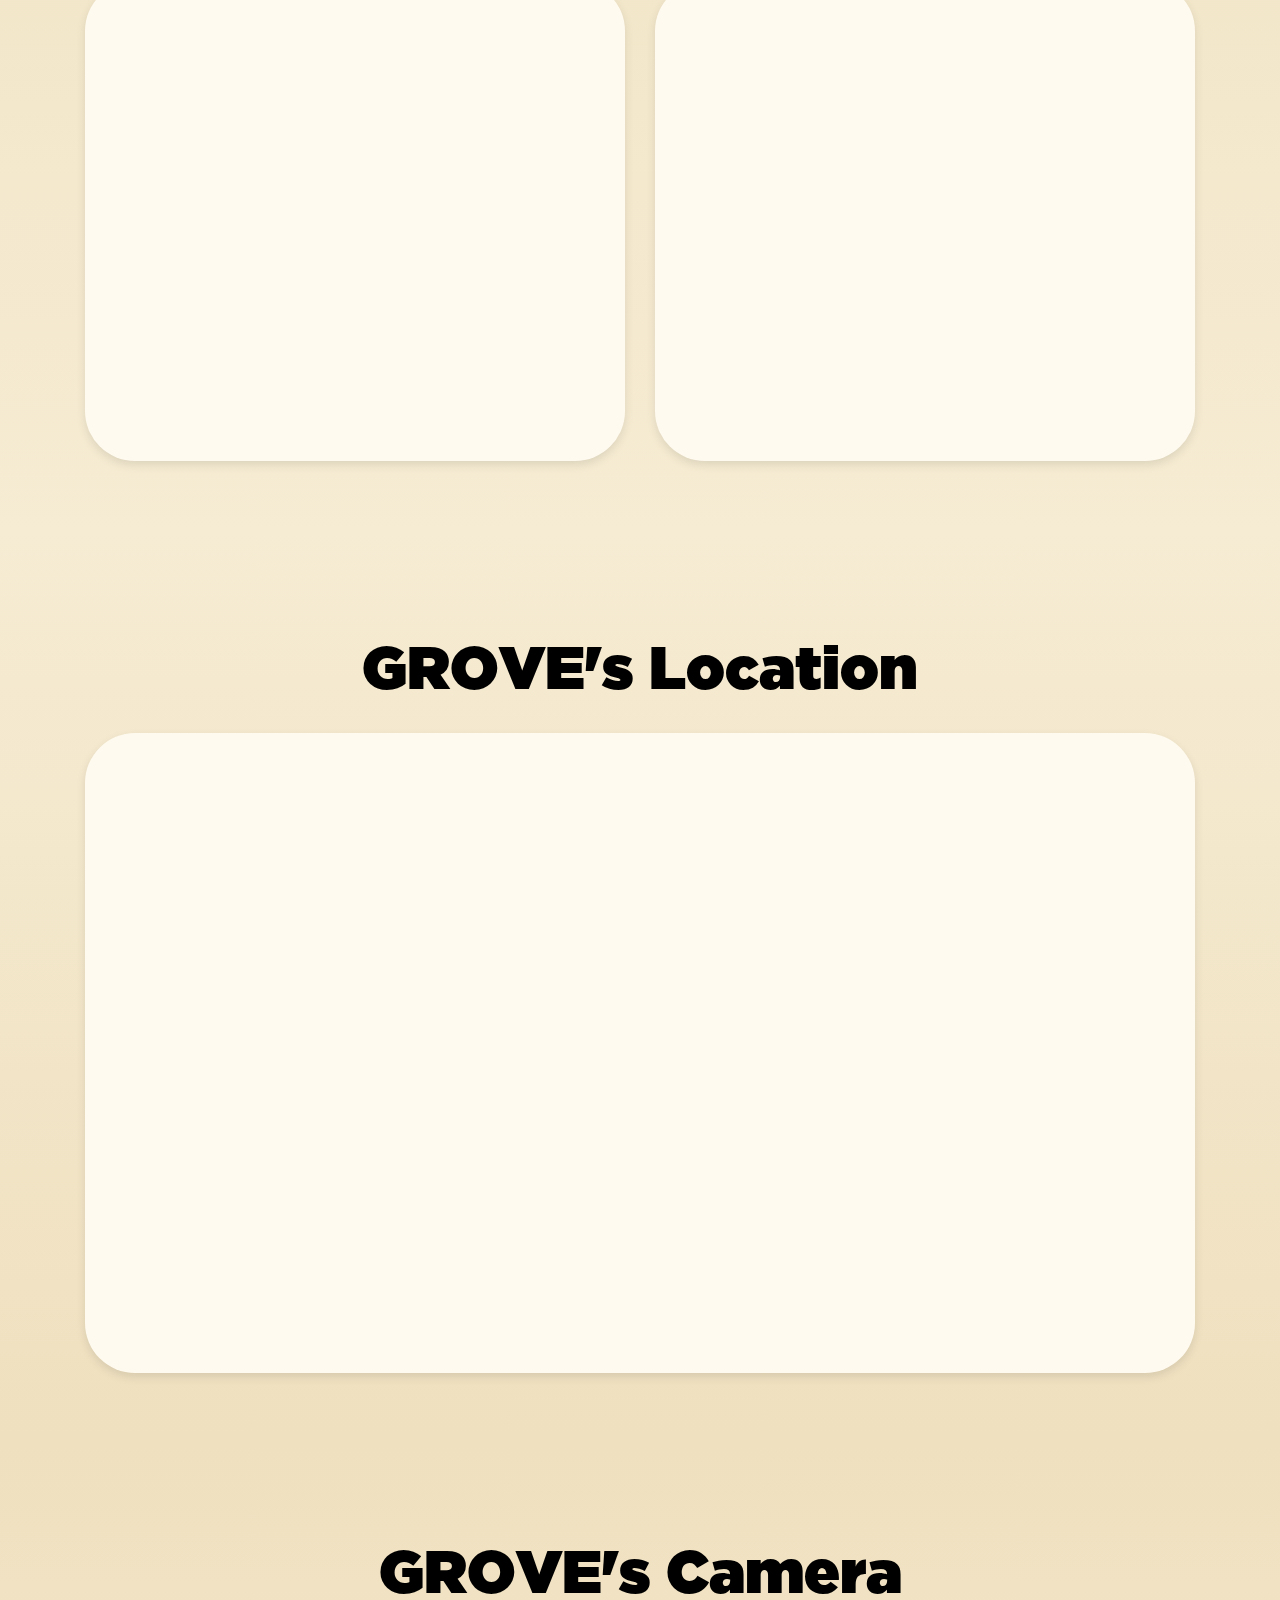
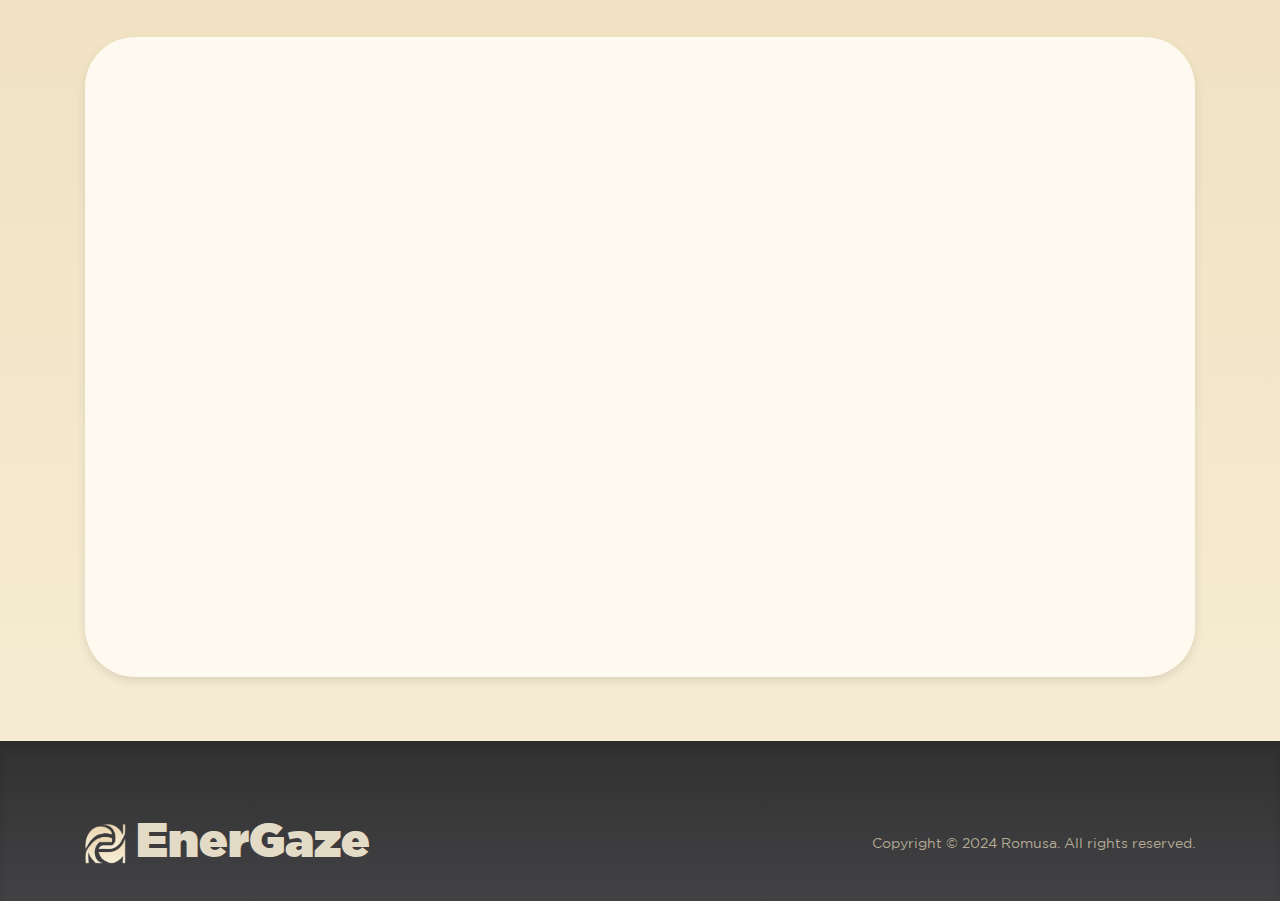
<file: monitoring.html>
<!DOCTYPE html>
<html lang="en">
<head>
    <meta charset="UTF-8">
    <meta name="viewport" content="width=device-width, initial-scale=1.0">
    <title>EnerGaze - Monitoring</title>
    <!-- Bootstrap CSS -->
    <link href="https://maxcdn.bootstrapcdn.com/bootstrap/4.5.2/css/bootstrap.min.css" rel="stylesheet">
    <link rel="icon" type="image/png" href="assets/images/logo_energaze.png">
    <link rel="stylesheet" href="css/home-monitoring.css">
</head>
<body>
    
    <!-- test navbar -->
    <div id="navbar-placeholder"></div>
    <script>
        document.addEventListener("DOMContentLoaded", function() {
            fetch("navbar.html")
                .then(response => response.text())
                .then(data => {
                    document.getElementById("navbar-placeholder").innerHTML = data;
                })
                .catch(error => console.error("Error loading navbar:", error));
        });
    </script>

    <section id="monitoring-monitoringpage" class="text-center">
        <div class="container position-relative">
            <h2 class="monitoring-title-monitoringpage">Monitoring</h2>
            <h1 class="monitoring-grove-monitoringpage">GROVE</h1>
            <a href="#status-section" class="btn btn-primary btn-go rounded-pill position-absolute btn-status-section">
                Status
            </a>
            <a href="#gps" class="btn btn-primary btn-go rounded-pill position-absolute btn-gps-section">
                Location
            </a>
            <a href="#camera" class="btn btn-primary btn-go rounded-pill position-absolute btn-camera-section">
                Camera
            </a>
            <img src="assets/images/3d_grove_f.png" alt="EnerGaze Vehicle" class="energaze-monitoring-img-monitoringpage mb-0 w-600 ">
        </div>
    </section>

    <!-- GROVE's Status Section -->
    <section id="status-section" class="py-5">
        <div class="container-fluid text-center">
            <h2 class="status-title">GROVE's Status</h2>
            <div class="row justify-content-center">
                <div class="col-md-2 order-1 mb-4">
                    <div class="battery-percentage-container p-4 bg-primary text-white d-flex flex-column align-items-center justify-content-center">
                        <h4 class="battery-percentage-title">Battery<br>Percentage</h4>
                        <h2 class="battery-percentage">100%</h2>
                        <svg xmlns="http://www.w3.org/2000/svg" width="50" height="50" fill="currentColor" class="bi bi-battery-charging" viewBox="0 0 16 16">
                            <path d="M9.585 2.568a.5.5 0 0 1 .226.58L8.677 6.832h1.99a.5.5 0 0 1 .364.843l-5.334 5.667a.5.5 0 0 1-.842-.49L5.99 9.167H4a.5.5 0 0 1-.364-.843l5.333-5.667a.5.5 0 0 1 .616-.09z"/>
                            <path d="M2 4h4.332l-.94 1H2a1 1 0 0 0-1 1v4a1 1 0 0 0 1 1h2.38l-.308 1H2a2 2 0 0 1-2-2V6a2 2 0 0 1 2-2"/>
                            <path d="M2 6h2.45L2.908 7.639A1.5 1.5 0 0 0 3.313 10H2zm8.595-2-.308 1H12a1 1 0 0 1 1 1v4a1 1 0 0 1-1 1H9.276l-.942 1H12a2 2 0 0 0 2-2V6a2 2 0 0 0-2-2z"/>
                            <path d="M12 10h-1.783l1.542-1.639q.146-.156.241-.34zm0-3.354V6h-.646a1.5 1.5 0 0 1 .646.646M16 8a1.5 1.5 0 0 1-1.5 1.5v-3A1.5 1.5 0 0 1 16 8"/>
                        </svg>
                    </div>
                </div>
                <div class="col-md-4 mb-4">
                    <div class="dist-traveled-container p-4 border justify-content-center">
                        <h4 class="distance-traveled-title">Distance Traveled</h4>
                        <h2 class="distance-traveled">000 KM</h2>
                        <img src="assets/images/road.png" alt="Road" class="road-status mb-0">
                    </div>
                </div>
            </div>
        </div>
        <div class="container">
            <div class="row">
                <div class="col-md-6 mt-5 mb-4 text-center">
                    <h5 class="battery-percentage-graph-title">Battery Percentage</h5>
                    <div class="graph-container"></div>
                </div>
                <div class="col-md-6 mt-5 mb-4 text-center">
                    <h5 class="distance-traveled-graph-title">Distance Traveled</h5>
                    <div class="graph-container"></div>
                </div>
            </div>
        </div>
    </section>

    <!-- Location Section -->
    <section id="gps" class="location py-5">
        <div class="container text-center">
            <h2 class="location-title">GROVE's Location</h2>
            <div class="map-container my-3">
                <!-- isi buat integrasi gps -->
            </div>
        </div>
    </section>

    <!-- Camera Section -->
    <section id="camera" class="py-5 bg-light">
        <div class="container text-center">
            <h2 class="camera-title">GROVE's Camera</h2>
            <div class="camera-container my-3">
                <!-- isi buat integrasi kamera -->
            </div>
        </div>
    </section>

    <!-- Footer -->
    <footer class="footer d-flex align-items-end">
        <div class="container d-flex">
            <!-- Logo and Title -->
            <div class="footer-logo">
                <img src="assets/images/logo_energaze.png" alt="EnerGaze Logo" class="logo-img">
                <h2 class="footer-title">EnerGaze</h2>
            </div>
            <!-- Copyright Text -->
            <div class="footer-copyright">
                <small>Copyright © 2024 Romusa. All rights reserved.</small>
            </div>
            
        </div>
    </footer>

    <!-- Bootstrap JS, Popper.js, and jQuery -->
    <script src="https://code.jquery.com/jquery-3.5.1.slim.min.js"></script>
    <script src="https://cdn.jsdelivr.net/npm/@popperjs/core@2.5.4/dist/umd/popper.min.js"></script>
    <script src="https://stackpath.bootstrapcdn.com/bootstrap/4.5.2/js/bootstrap.min.js"></script>
</body>
</html>
</file>
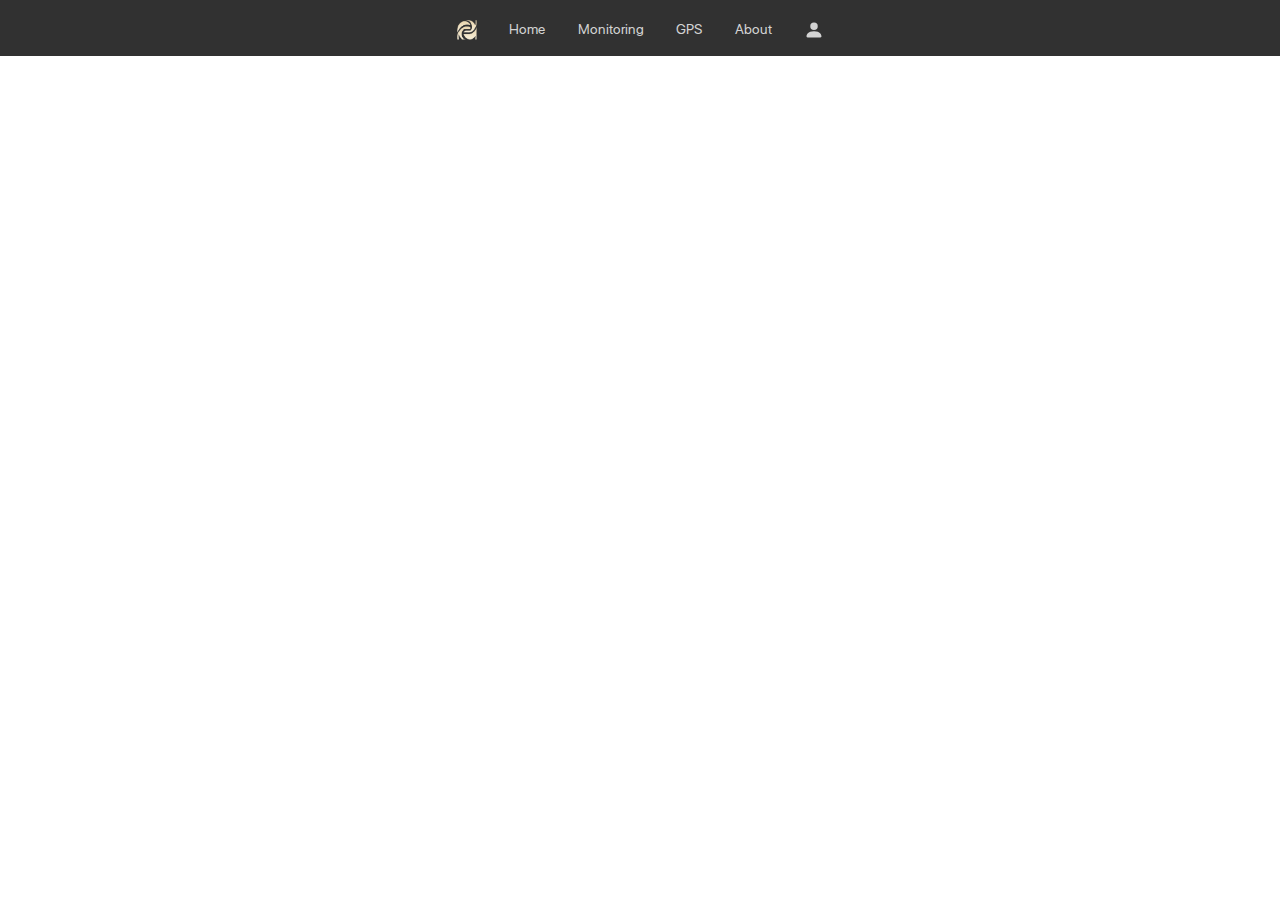
<file: navbar.html>
<!DOCTYPE html>
<html lang="en">
<head>
    <meta charset="UTF-8">
    <meta name="viewport" content="width=device-width, initial-scale=1.0">
    <title>EnerGaze - Homepage</title>
    <!-- Bootstrap CSS -->
    <link href="https://maxcdn.bootstrapcdn.com/bootstrap/4.5.2/css/bootstrap.min.css" rel="stylesheet">
    <style>
        @font-face {
            font-family: 'SFProDisplayRegular';
            src: url('../assets/fonts/SFProDisplayRegular.ttf') format('truetype');
        }

        @font-face {
            font-family: 'GothamUltra';
            src: url('../assets/fonts/GothamUltra.ttf') format('truetype');
        }
            
        .navbar {
            font-family: 'SFProDisplayRegular', sans-serif;
            background-color: #313131;
        }

        .navbar .nav-link {
            color: #d3d3d3 !important;
            font-size: 14px; 
            padding-top: 11px;
            transition: color 0.3s ease; 
        }
        .nav-link:hover {
            color: #ffffff !important;
        }
        
        .navbar-toggler {
            border: none;
            outline: none;
            box-shadow: none;
        }

        .navbar-toggler-icon {
            background-image: none !important;
            position: relative;
        }

        /* Style for closed (collapsed) state */
        .navbar-toggler-icon::before, .navbar-toggler-icon::after {
            content: "";
            display: block;
            width: 15px;
            height: 1px;
            background-color: white;
            position: absolute;
            transition: 0.3s;
            left: 12px;
        }

        /* Upper bar */
        .navbar-toggler-icon::before {
            top: 10px;
        }

        /* Lower bar */
        .navbar-toggler-icon::after {
            top: 20px;
        }

        /* Style for opened (not collapsed) state */
        .navbar-toggler:not(.collapsed) .navbar-toggler-icon::before {
            transform: rotate(45deg);
            top: 14px;
        }

        .navbar-toggler:not(.collapsed) .navbar-toggler-icon::after {
            transform: rotate(-45deg);
            top: 14px;
        }

        .energaze-title-nav {
            font-family: 'GothamUltra', sans-serif !important;
            color: #F6ECD3;
            font-size: 20px;
            margin-left: 10px;
            margin-bottom: -10px;
        }

        .energaze-logo-nav {
            width: 12%;
            height: 12%;
        }

        .navbar-mobile {
            max-width: 50%;
        }

    </style>
</head>
<body>
    <nav class="navbar navbar-expand-lg navbar-dark fixed-top">
        <div class="container d-flex">
            <!-- Logo for mobile view (always visible) -->
            <a class="navbar-brand d-lg-none d-flex navbar-mobile" href="index.html">
                <img src="assets/images/logo_energaze.png" class="energaze-logo-nav" alt="EnerGaze Logo" width="20">
                <h2 class="energaze-title-nav">EnerGaze</h2>
            </a>
            
            <button class="navbar-toggler" type="button" data-toggle="collapse" data-target="#navbarNav" aria-controls="navbarNav" aria-expanded="false" aria-label="Toggle navigation">
                <span class="navbar-toggler-icon"></span>
            </button>

            <div class="collapse navbar-collapse justify-content-center" id="navbarNav">
                <ul class="navbar-nav">
                    <!-- Logo for desktop view (only visible on large screens) -->
                    <li class="nav-item d-none d-lg-block">
                        <a class="navbar-brand mx-3" href="index.html">
                            <img src="assets/images/logo_energaze.png" alt="EnerGaze Logo" width="20">
                        </a>
                    </li>
                    <li class="nav-item mx-2"><a class="nav-link" href="index.html">Home</a></li>
                    <li class="nav-item mx-2"><a class="nav-link" href="monitoring.html">Monitoring</a></li>
                    <li class="nav-item mx-2"><a class="nav-link" href="monitoring.html#gps">GPS</a></li>
                    <li class="nav-item mx-2"><a class="nav-link" href="index.html#about">About</a></li>
                    <li class="nav-item mx-2"><a class="nav-link" href="login-page.html">
                        <svg xmlns="http://www.w3.org/2000/svg" width="20" height="20" fill="currentColor" class="bi bi-person-fill" viewBox="0 0 16 16">
                            <path d="M3 14s-1 0-1-1 1-4 6-4 6 3 6 4-1 1-1 1zm5-6a3 3 0 1 0 0-6 3 3 0 0 0 0 6"/>
                        </svg>
                    </a></li>
                </ul>
            </div>
        </div>
    </nav>

    <!-- Bootstrap JS, Popper.js, and jQuery -->
    <script src="https://code.jquery.com/jquery-3.5.1.slim.min.js"></script>
    <script src="https://cdn.jsdelivr.net/npm/@popperjs/core@2.5.4/dist/umd/popper.min.js"></script>
    <script src="https://stackpath.bootstrapcdn.com/bootstrap/4.5.2/js/bootstrap.min.js"></script>
</body>
</html>
</file>
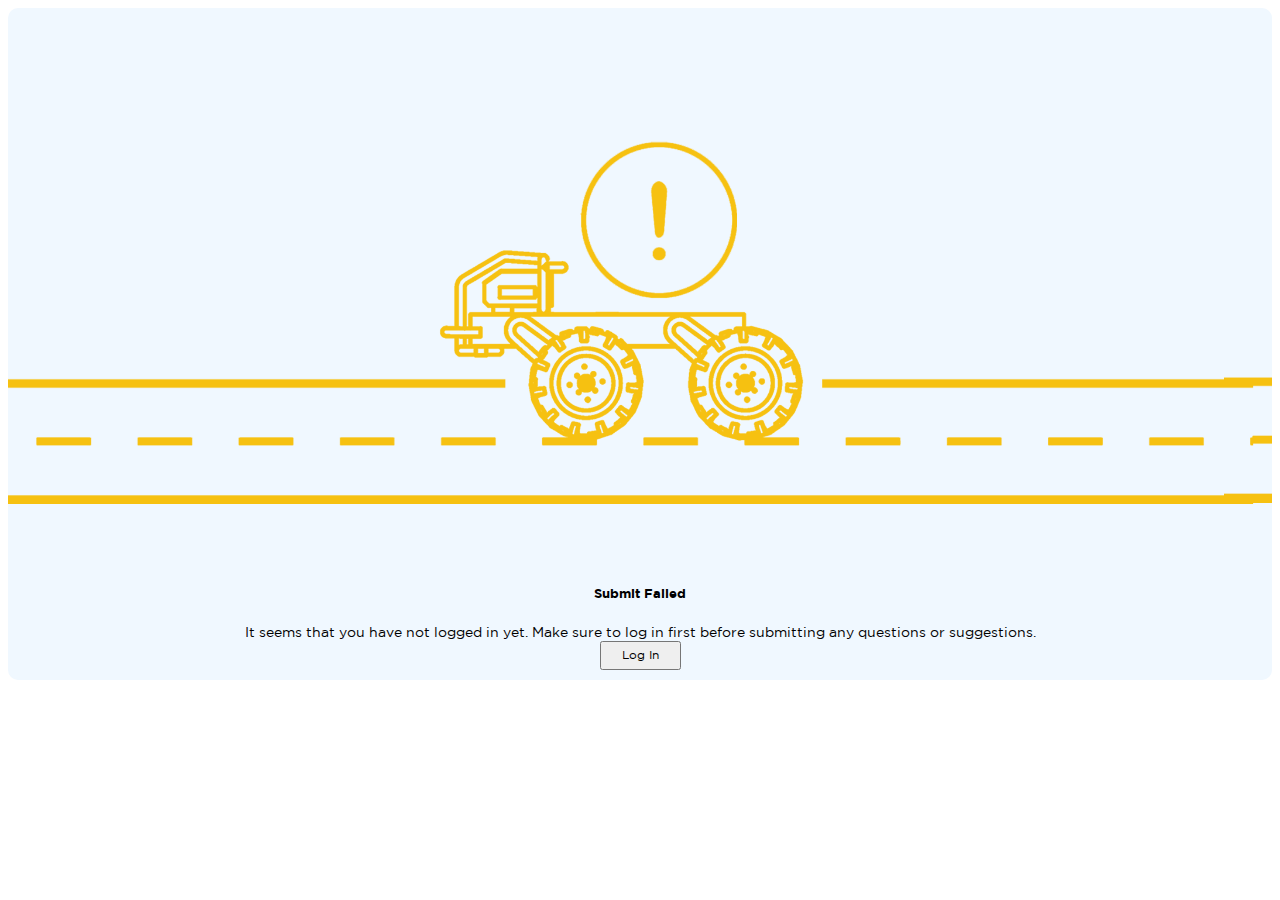
<file: question-popup-failed.html>
<head>
    <style>
      @font-face {
          font-family: 'SFProDisplayRegular';
          src: url('../assets/fonts/SFProDisplayRegular.ttf') format('truetype');
      }
      /* SF Pro Semibold */
      @font-face {
          font-family: 'SFProSemibold';
          src: url('../assets/fonts/SFProSemibold.ttf') format('truetype');
      }

      /* Gotham Ultra */
      @font-face {
          font-family: 'GothamUltra';
          src: url('../assets/fonts/GothamUltra.ttf') format('truetype');
      }

      /* Gotham Bold */
      @font-face {
          font-family: 'GothamBold';
          src: url('../assets/fonts/GothamBold.ttf') format('truetype');
      }

      /* Gotham Book */
      @font-face {
          font-family: 'GothamBook';
          src: url('../assets/fonts/GothamBook.ttf') format('truetype');
      }
      /* Custom styles specific to this modal */
      .modal-content {
        background-color: #f0f8ff;
        border-radius: 10px;
      }
      .modal-title {
        color: #000000;
        font-family: 'GothamBold', sans-serif;
      }
      .modal-header {
        display: flex;
        flex-direction: column;
        align-items: center;
        padding-top: 1rem;
        padding-bottom: 0px;
        padding-left: 0px;
        padding-right: 0px;
      }
      .modal-body, .modal-footer {
        display: flex;
        flex-direction: column;
        align-items: center;
      }
      .check-mark-img {
        width: 100%;  
      }
      .modal-header, .modal-footer {
        border: none; 
      }
      .modal-body {
        font-family: 'GothamBook', sans-serif;
        padding-left: 15%;
        padding-right: 15%;
        padding-top: 0px;
        padding-bottom: 0px;
        color: black;
        text-align: center;
        font-size: 90%;
      }
      .btn-outline-primary {
        font-family: 'GothamBook', sans-serif;
        font-size: 12px;
        margin-bottom: 10px;
        padding: 0.35rem 1.25rem; 
      }
    </style>
  </head>
  <body>
    <div class="modal fade" id="myModal" tabindex="-1" aria-labelledby="exampleModalLabel" aria-hidden="true" data-backdrop="static" data-keyboard="false">
        <div class="modal-dialog modal-dialog-centered">
          <div class="modal-content">
            <div class="modal-header">
              <img src="assets/images/exclamation_grove.png" alt="check" class="check-mark-img">
              <h5 class="modal-title" id="exampleModalLabel">Submit Failed</h5>
            </div>
            <div class="modal-body">
              It seems that you have not logged in yet. Make sure to log in first before submitting any questions or suggestions.
            </div>
            <div class="modal-footer">
                <a href="login-page.html">
                    <button type="button" class="btn btn-outline-primary rounded-pill">Log In</button>
                </a>
            </div>
          </div>
        </div>
      </div>
  </body>
</file>
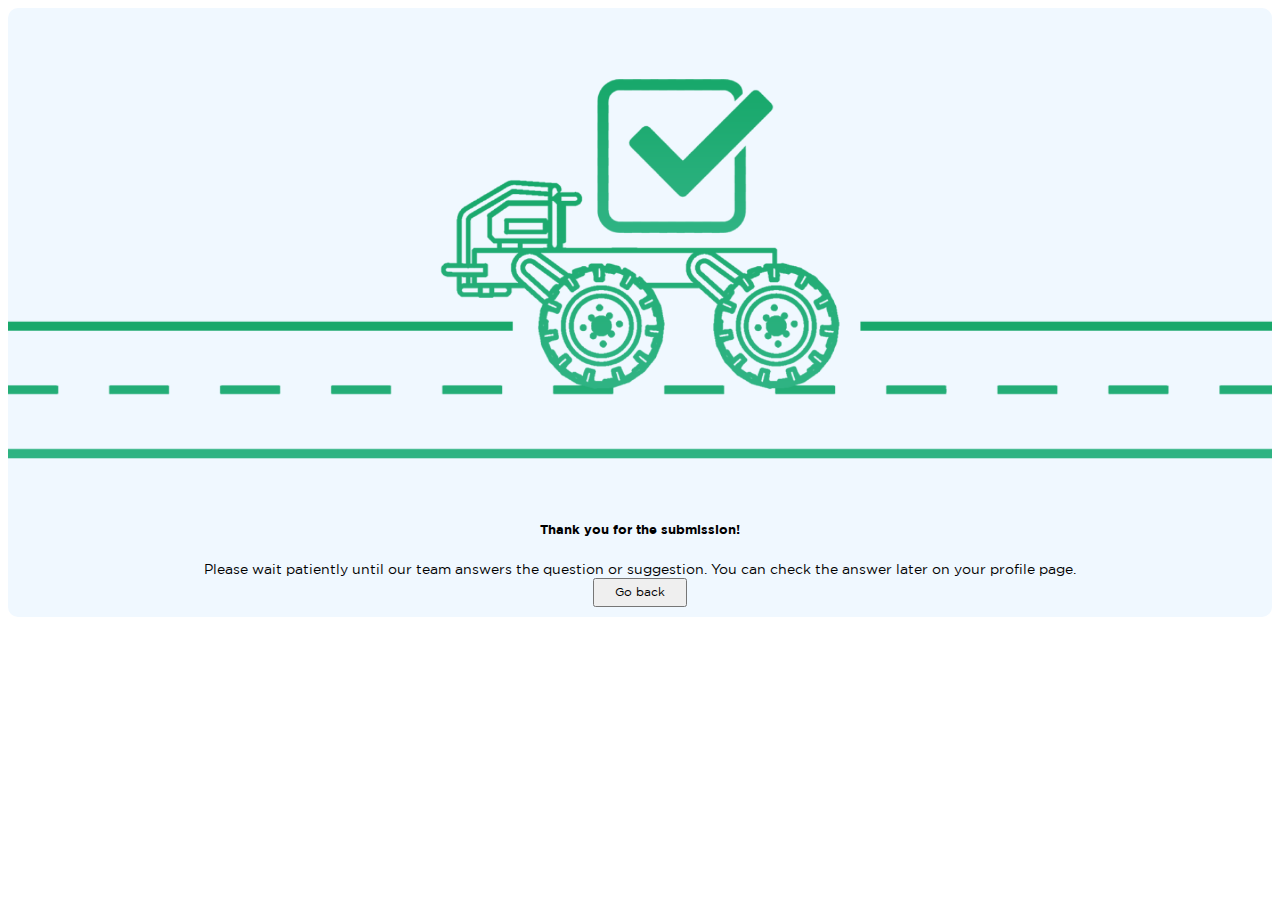
<file: question-popup-success.html>
<head>
    <style>
      @font-face {
          font-family: 'SFProDisplayRegular';
          src: url('../assets/fonts/SFProDisplayRegular.ttf') format('truetype');
      }
      /* SF Pro Semibold */
      @font-face {
          font-family: 'SFProSemibold';
          src: url('../assets/fonts/SFProSemibold.ttf') format('truetype');
      }

      /* Gotham Ultra */
      @font-face {
          font-family: 'GothamUltra';
          src: url('../assets/fonts/GothamUltra.ttf') format('truetype');
      }

      /* Gotham Bold */
      @font-face {
          font-family: 'GothamBold';
          src: url('../assets/fonts/GothamBold.ttf') format('truetype');
      }

      /* Gotham Book */
      @font-face {
          font-family: 'GothamBook';
          src: url('../assets/fonts/GothamBook.ttf') format('truetype');
      }
      /* Custom styles specific to this modal */
      .modal-content {
        background-color: #f0f8ff;
        border-radius: 10px;
      }
      .modal-title {
        color: #000000;
        font-family: 'GothamBold', sans-serif;
      }
      .modal-header {
        display: flex;
        flex-direction: column;
        align-items: center;
        padding-top: 1rem;
        padding-bottom: 0px;
        padding-left: 0px;
        padding-right: 0px;
      }
      .modal-body, .modal-footer {
        display: flex;
        flex-direction: column;
        align-items: center;
      }
      .check-mark-img {
        width: 100%;  
      }
      .modal-header, .modal-footer {
        border: none; 
      }
      .modal-body {
        font-family: 'GothamBook', sans-serif;
        padding-left: 15%;
        padding-right: 15%;
        padding-top: 0px;
        padding-bottom: 0px;
        color: black;
        text-align: center;
        font-size: 90%;
      }
      .btn-outline-success {
        font-family: 'GothamBook', sans-serif;
        font-size: 12px;
        margin-bottom: 10px;
        padding: 0.35rem 1.25rem; 
      }
    </style>
  </head>
  <body>
    <div class="modal fade" id="myModal" tabindex="-1" aria-labelledby="exampleModalLabel" aria-hidden="true" data-backdrop="static" data-keyboard="false">
        <div class="modal-dialog modal-dialog-centered">
          <div class="modal-content">
            <div class="modal-header">
              <img src="assets/images/check_grove.png" alt="check" class="check-mark-img">
              <h5 class="modal-title" id="exampleModalLabel">Thank you for the submission!</h5>
            </div>
            <div class="modal-body">
              Please wait patiently until our team answers the question or suggestion. You can check the answer later on your profile page.
            </div>
            <div class="modal-footer">
              <button type="button" class="btn btn-outline-success rounded-pill" data-dismiss="modal">Go back</button>
            </div>
          </div>
        </div>
      </div>
  </body>
</file>
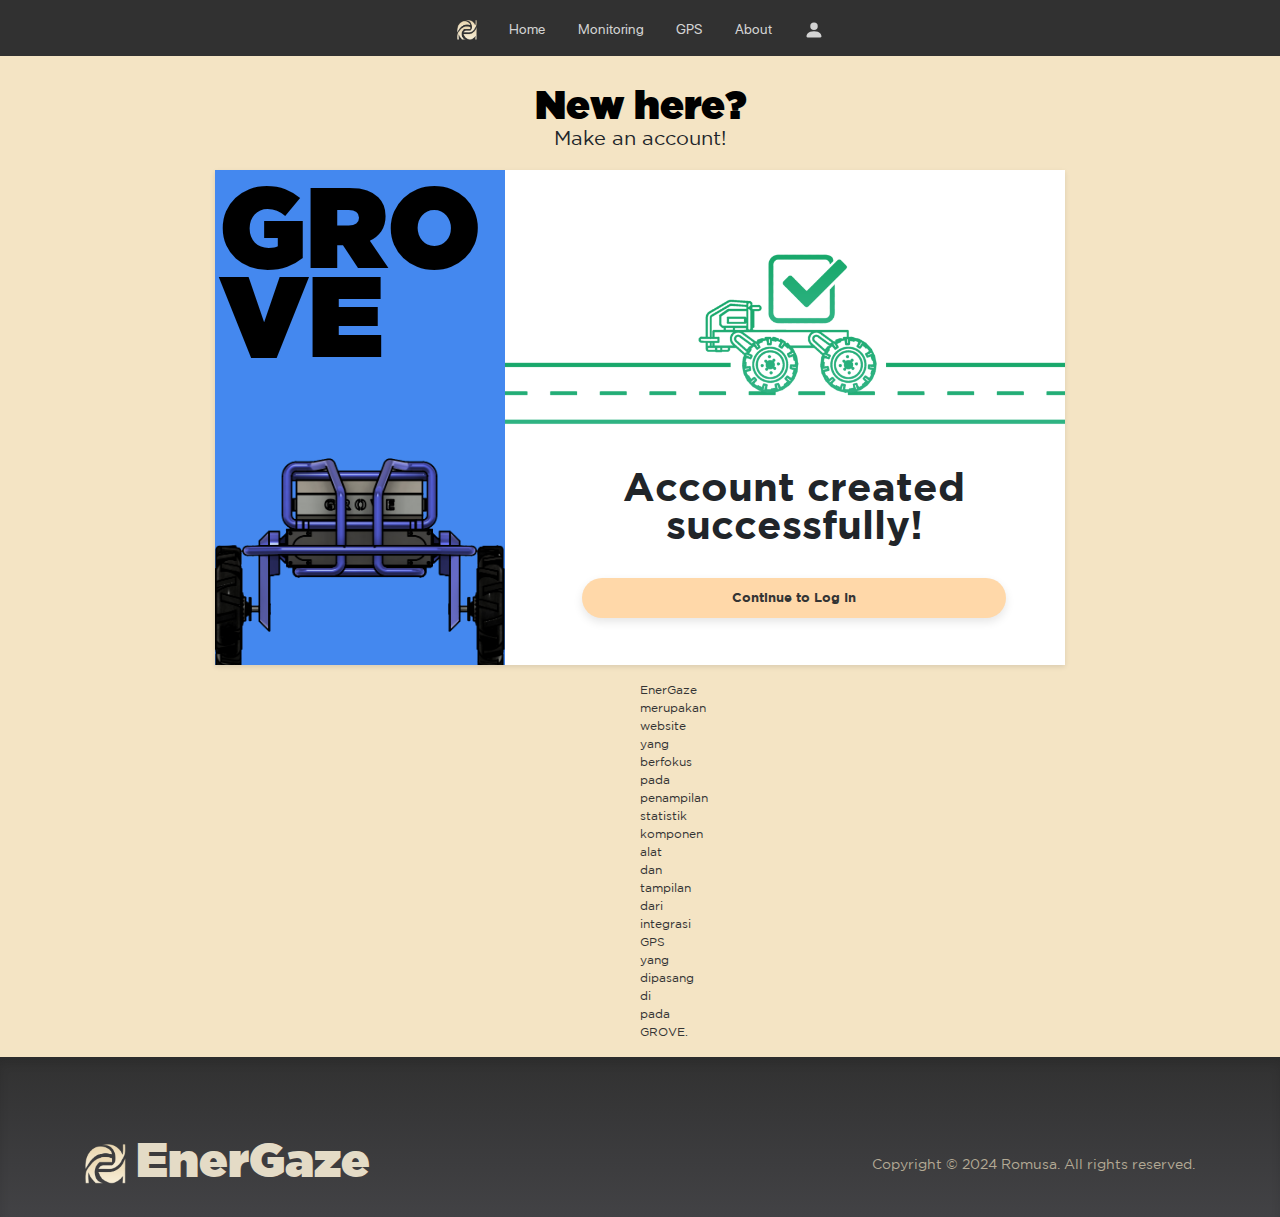
<file: sign-up-page-success.html>
<!DOCTYPE html>
<html lang="en">
<head>
    <meta charset="UTF-8">
    <meta name="viewport" content="width=device-width, initial-scale=1.0">
    <title>EnerGaze - Sign Up Success</title>
    <link href="https://maxcdn.bootstrapcdn.com/bootstrap/4.5.2/css/bootstrap.min.css" rel="stylesheet">
    <link rel="icon" type="image/png" href="assets/images/logo_energaze.png">
   <link rel="stylesheet" href="css/sign-up-success.css">
</head>
<body style="background-color: #f4e4c4;">
    <!-- test navbar -->
    <div id="navbar-placeholder"></div>
    <script>
        document.addEventListener("DOMContentLoaded", function() {
            fetch("navbar.html")
                .then(response => response.text())
                .then(data => {
                    document.getElementById("navbar-placeholder").innerHTML = data;
                })
                .catch(error => console.error("Error loading navbar:", error));
        });
    </script>

    <div id="judul">
        <h1>New here?</h1>
        <h2>Make an account!</h2>
    </div>

    <div class="signup-container">
        <div class="left-section">
            <h1>GRO</h1>
            <h1>VE</h1>
            <img src="assets/images/3d_grove_b.png" alt="Robot Image">
        </div>
        <div class="right-section">
            <img src="assets/images/check_grove.png" alt="ACC Image">
            <h1>Account created</h1>
            <h1>successfully!</h1>
            <a href="login-page.html">
                <button class="submit-btn">Continue to Log In</button>   
            </a>
        </div>
        
    </div>

    <p id="penjelasan" >EnerGaze merupakan website yang berfokus pada penampilan statistik komponen alat dan tampilan dari integrasi GPS yang dipasang di pada GROVE.</p>
    
    <!-- Footer -->
    <footer class="footer d-flex align-items-end">
        <div class="container footer-container d-flex">
            <!-- Logo and Title -->
            <div class="footer-logo">
                <img src="assets/images/logo_energaze.png" alt="EnerGaze Logo" class="logo-img">
                <h2 class="footer-title">EnerGaze</h2>
            </div>
            <!-- Copyright Text -->
            <div class="footer-copyright">
                <small>Copyright © 2024 Romusa. All rights reserved.</small>
            </div>
            
        </div>
    </footer>
    
    <!-- Bootstrap JS and dependencies -->
    <script src="https://code.jquery.com/jquery-3.5.1.slim.min.js"></script>
    <script src="https://cdn.jsdelivr.net/npm/@popperjs/core@2.5.4/dist/umd/popper.min.js"></script>
    <script src="https://stackpath.bootstrapcdn.com/bootstrap/4.5.2/js/bootstrap.min.js"></script>     
</body>
</html>
</file>
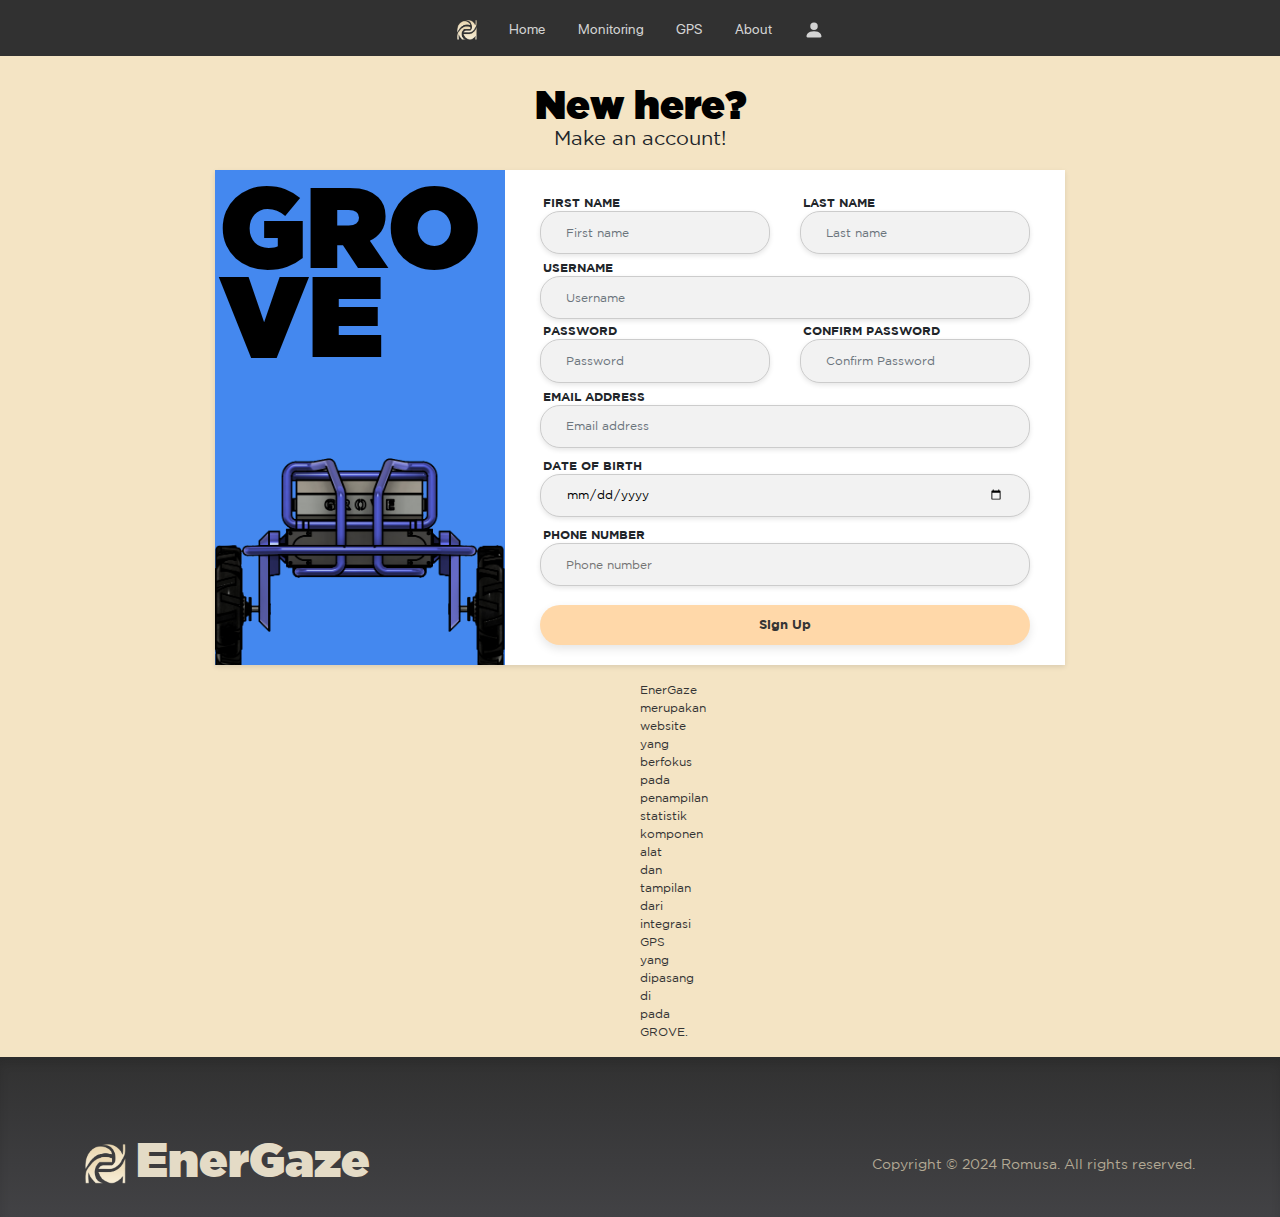
<file: sign-up-page.html>
<!-- resources/views/navbar.blade.php -->
<!DOCTYPE html>
<html lang="en">
<head>
    <meta charset="UTF-8">
    <meta name="viewport" content="width=device-width, initial-scale=1.0">
    <title>EnerGaze - Sign Up</title>
    <link href="https://maxcdn.bootstrapcdn.com/bootstrap/4.5.2/css/bootstrap.min.css" rel="stylesheet">
    <script src="https://code.jquery.com/jquery-3.6.0.min.js"></script>
    <link rel="icon" type="image/png" href="assets/images/logo_energaze.png">
    <link rel="stylesheet" href="css/sign-up.css">
</head>
<body style="background-color: #f4e4c4;">
    
    <!-- test navbar -->
    <div id="navbar-placeholder"></div>
    <script>
        document.addEventListener("DOMContentLoaded", function() {
            fetch("navbar.html")
                .then(response => response.text())
                .then(data => {
                    document.getElementById("navbar-placeholder").innerHTML = data;
                })
                .catch(error => console.error("Error loading navbar:", error));
        });
    </script>
    
    <div id="judul">
        <h1>New here?</h1>
        <h2>Make an account!</h2>
    </div>

    <div class="signup-container">
        <div class="left-section">
            <h1>GRO</h1>
            <h1>VE</h1>
            <img src="assets/images/3d_grove_b.png" alt="Robot Image">
        </div>
        <div class="right-section">
            <div class="row g-3">
                <div class="col">
                    <label for="firstname" class="form-label">FIRST NAME</label>
                    <input id="firstname" type="text" class="form-control" placeholder="First name">
                </div>
                <div class="col">
                    <label for="lastname" class="form-label">LAST NAME</label>
                    <input id="lastname" type="text" class="form-control" placeholder="Last name">
                </div>
            </div>
            <div class="mb-3">
                <label for="formusername" class="form-label">USERNAME</label>
                <input id="formusername" type="text" class="form-control"  placeholder="Username">
            </div>
            <div class="row g-3">
                <div class="col">
                    <label id="password" for="lastname" class="form-label">PASSWORD</label>
                    <input id="password" type="password" class="form-control" placeholder="Password">
                </div>
                <div class="col">
                    <label id="confirmpassword" for="lastname" class="form-label">CONFIRM PASSWORD</label>
                    <input id="confirmpassword" type="password" class="form-control" placeholder="Confirm Password">
                </div>
            </div>
            <div class="mb-3">
                <label for="inputemail" class="form-label">EMAIL ADDRESS</label>
                <input id="inputemail"type="email" class="form-control"  placeholder="Email address">
            </div>
            <div class="mb-3">
                <label for="dob" class="form-label">DATE OF BIRTH</label>
                <input type="date" id="dob">
            </div>
            <div class="mb-3">
                <label for="phone-number" class="form-label">PHONE NUMBER</label>
                <input type="tel" id="phone-number" placeholder="Phone number">
            </div>
            <button type="button" id="sign-up-btn" class="submit-btn">Sign Up</button>
        </div>
    </div>

    <!-- codingan tes untuk nampilin popup regis salah -->
    <!-- <div id="modalContainer"></div>
    <script>
      $('#sign-up-btn').on('click', function() {
        $('#modalContainer').load('popups/sign-up-popup.html', function() {
          $('#myModal').modal('show');
        });
      });
    </script> -->
  

    <p id="penjelasan" >EnerGaze merupakan website yang berfokus pada penampilan statistik komponen alat dan tampilan dari integrasi GPS yang dipasang di pada GROVE.</p>

    
    <!-- Footer -->
    <footer class="footer d-flex align-items-end">
        <div class="container footer-container d-flex">
            <!-- Logo and Title -->
            <div class="footer-logo">
                <img src="assets/images/logo_energaze.png" alt="EnerGaze Logo" class="logo-img">
                <h2 class="footer-title">EnerGaze</h2>
            </div>
            <!-- Copyright Text -->
            <div class="footer-copyright">
                <small>Copyright © 2024 Romusa. All rights reserved.</small>
            </div>
            
        </div>
    </footer>
    
    <!-- Bootstrap JS and dependencies -->
    <script src="https://cdn.jsdelivr.net/npm/@popperjs/core@2.11.6/dist/umd/popper.min.js"></script>
    <script src="https://stackpath.bootstrapcdn.com/bootstrap/4.5.2/js/bootstrap.min.js"></script>     
</body>
</html>
</file>
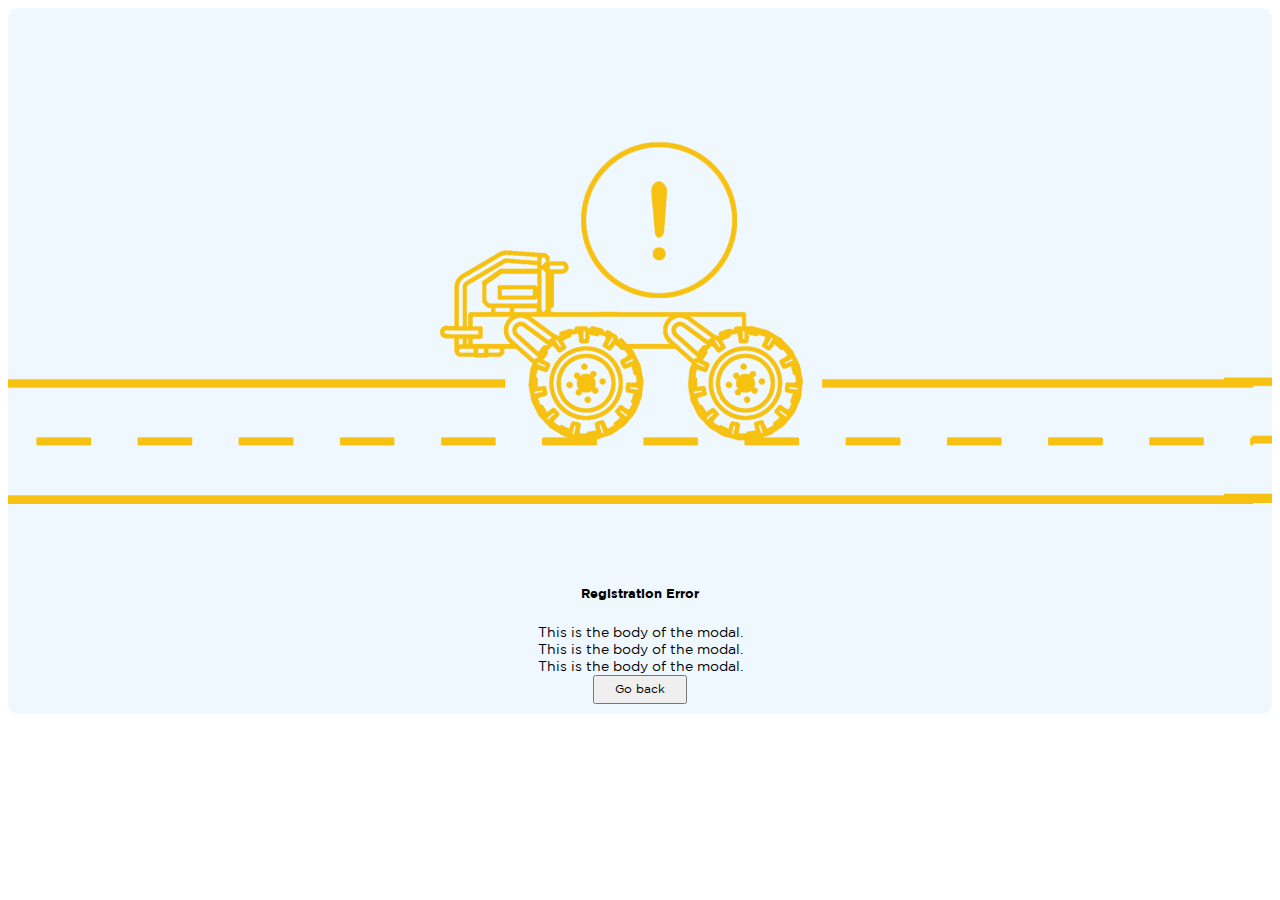
<file: sign-up-popup.html>
<head>
    <style>
      @font-face {
          font-family: 'SFProDisplayRegular';
          src: url('../assets/fonts/SFProDisplayRegular.ttf') format('truetype');
      }
      /* SF Pro Semibold */
      @font-face {
          font-family: 'SFProSemibold';
          src: url('../assets/fonts/SFProSemibold.ttf') format('truetype');
      }

      /* Gotham Ultra */
      @font-face {
          font-family: 'GothamUltra';
          src: url('../assets/fonts/GothamUltra.ttf') format('truetype');
      }

      /* Gotham Bold */
      @font-face {
          font-family: 'GothamBold';
          src: url('../assets/fonts/GothamBold.ttf') format('truetype');
      }

      /* Gotham Book */
      @font-face {
          font-family: 'GothamBook';
          src: url('../assets/fonts/GothamBook.ttf') format('truetype');
      }
      /* Custom styles specific to this modal */
      .modal-content {
        background-color: #f0f8ff;
        border-radius: 10px;
      }
      .modal-title {
        color: #000000;
        font-family: 'GothamBold', sans-serif;
      }
      .modal-header {
        display: flex;
        flex-direction: column;
        align-items: center;
        padding-top: 1rem;
        padding-bottom: 0px;
        padding-left: 0px;
        padding-right: 0px;
      }
      .modal-body, .modal-footer {
        display: flex;
        flex-direction: column;
        align-items: center;
      }
      .exc-mark-img {
        width: 100%;  
      }
      .modal-header, .modal-footer {
        border: none; 
      }
      .modal-body {
        font-family: 'GothamBook', sans-serif;
        padding-left: 15%;
        padding-right: 15%;
        padding-top: 0px;
        padding-bottom: 0px;
        color: black;
        font-size: 90%;
      }
      .btn-outline-dark {
        font-family: 'GothamBook', sans-serif;
        font-size: 12px;
        margin-bottom: 10px;
        padding: 0.35rem 1.25rem; 
      }
    </style>
  </head>
  <body>
    <div class="modal fade" id="myModal" tabindex="-1" aria-labelledby="exampleModalLabel" aria-hidden="true">
        <div class="modal-dialog modal-dialog-centered">
          <div class="modal-content">
            <div class="modal-header">
              <img src="assets/images/exclamation_grove.png" alt="Exclamation mark" class="exc-mark-img">
              <h5 class="modal-title" id="exampleModalLabel">Registration Error</h5>
            </div>
            <div class="modal-body">
              This is the body of the modal.<br>
              This is the body of the modal.<br>
              This is the body of the modal.
            </div>
            <div class="modal-footer">
              <button type="button" class="btn btn-outline-dark rounded-pill" data-dismiss="modal">Go back</button>
            </div>
          </div>
        </div>
      </div>
  </body>
</file>
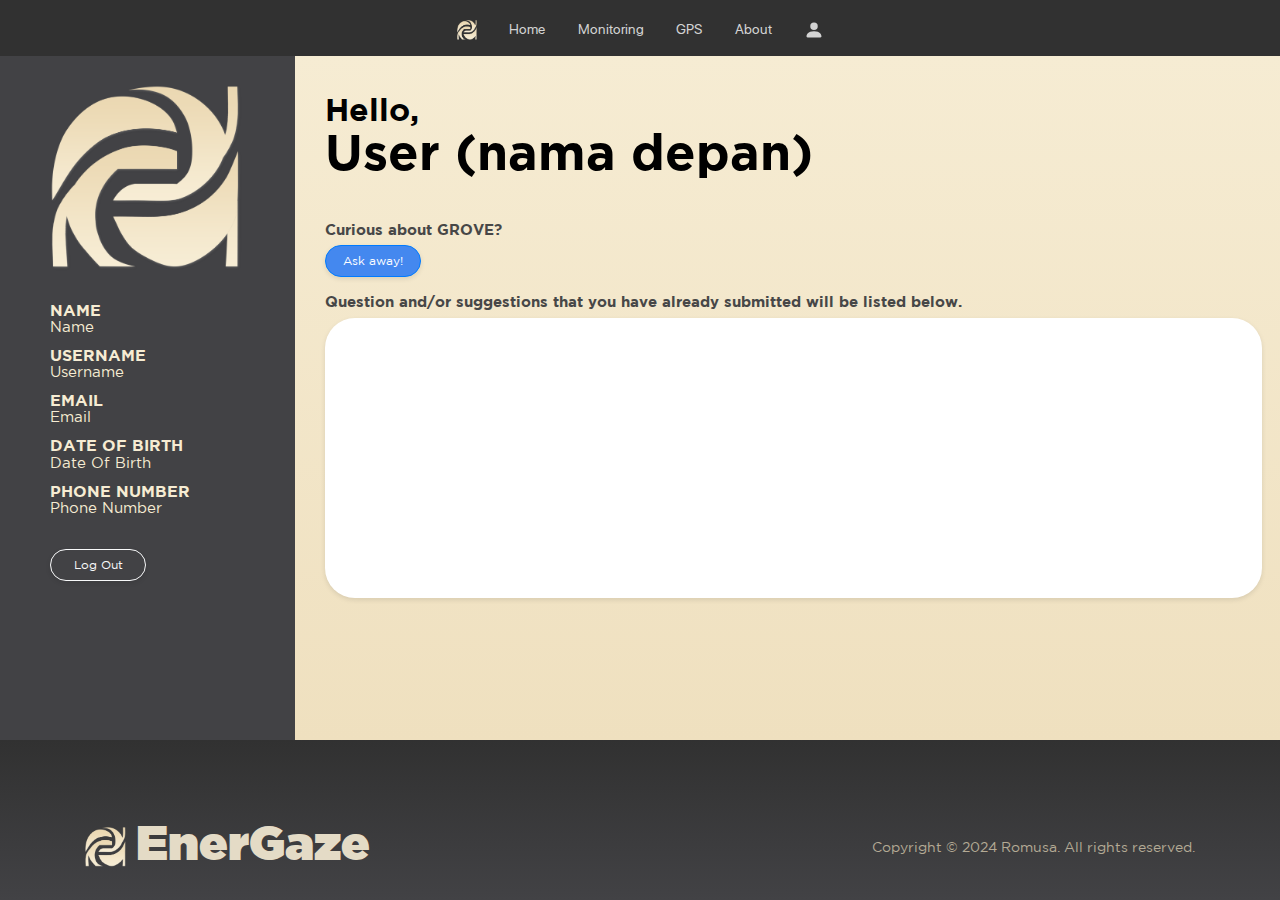
<file: user-page.html>
<!DOCTYPE html>
<html lang="en">
<head>
    <meta charset="UTF-8">
    <meta name="viewport" content="width=device-width, initial-scale=1.0">
    <title>EnerGaze - User Profile</title>
    <link href="https://maxcdn.bootstrapcdn.com/bootstrap/4.5.2/css/bootstrap.min.css" rel="stylesheet">
    <link rel="icon" type="image/png" href="assets/images/logo_energaze.png">
    <link rel="stylesheet" href="css/user.css">
</head>
<body style="background-color: #f4e4c4;">

    <!-- test navbar -->
    <div id="navbar-placeholder"></div>
    <script>
        document.addEventListener("DOMContentLoaded", function() {
            fetch("navbar.html")
                .then(response => response.text())
                .then(data => {
                    document.getElementById("navbar-placeholder").innerHTML = data;
                })
                .catch(error => console.error("Error loading navbar:", error));
        });
    </script>

    <!-- User -->
    <div class="container-xxl">
        <div class="left-section">
            <img src="assets/images/logo_energaze.png" alt="logo energaze" class="logo-left">
            <div id="data-user">
                <h3>NAME</h3>
                <h4>Name</h4>
                <h3>USERNAME</h3>
                <h4>Username</h4>
                <h3>EMAIL</h3>
                <h4>Email</h4>
                <h3>DATE OF BIRTH</h3>
                <h4>Date Of Birth</h4>
                <h3>PHONE NUMBER</h3>
                <h4>Phone Number</h4>
            </div>
            <a href="#" class="btn btn-outline-light my-1 btn-logout rounded-pill">Log Out</a>
        </div>
        <div class="right-section">
            <h2>Hello,</h2>
            <h1>User (nama depan)</h1>
            <p>Curious about GROVE?</p>
            <a href="index.html#questions" class="btn btn-primary my-1 btn-ask-away rounded-pill">Ask away!</a>
            <p2>Question and/or suggestions that you have already submitted will be listed below.</p2>
            <div class="container questions-list" placeholder="Question and/or suggestions that you have already  submitted will be listed below." id="paragraph">
                <!-- buat questions -->
            </div>
        </div>
    </div>
    
    <!-- Footer -->
    <footer class="footer d-flex align-items-end">
        <div class="container footer-container d-flex">
            <!-- Logo and Title -->
            <div class="footer-logo">
                <img src="assets/images/logo_energaze.png" alt="EnerGaze Logo" class="logo-img">
                <h2 class="footer-title">EnerGaze</h2>
            </div>
            <!-- Copyright Text -->
            <div class="footer-copyright">
                <small>Copyright © 2024 Romusa. All rights reserved.</small>
            </div>
            
        </div>
    </footer>
    
    <!-- Bootstrap JS and dependencies -->
    <script src="https://code.jquery.com/jquery-3.5.1.slim.min.js"></script>
    <script src="https://cdn.jsdelivr.net/npm/@popperjs/core@2.5.4/dist/umd/popper.min.js"></script>
    <script src="https://stackpath.bootstrapcdn.com/bootstrap/4.5.2/js/bootstrap.min.js"></script>  
</body>
</html>
</file>
<file: css/home-monitoring.css>
/* Custom CSS for EnerGaze */
html {
    scroll-behavior: smooth;
}

@font-face {
    font-family: 'GothamBold';
    src: url('../assets/fonts/GothamBold.ttf') format('truetype');
}
@font-face {
    font-family: 'GothamBook';
    src: url('../assets/fonts/GothamBook.ttf') format('truetype');
}
@font-face {
    font-family: 'GothamUltra';
    src: url('../assets/fonts/GothamUltra.ttf') format('truetype');
}
@font-face {
    font-family: 'SFProDisplayRegular';
    src: url('../assets/fonts/SFProDisplayRegular.ttf') format('truetype');
}
@font-face {
    font-family: 'SFProSemibold';
    src: url('../assets/fonts/SFProSemibold.ttf') format('truetype');
}
@font-face {
    font-family: 'DigitalNumbersRegular';
    src: url('../assets/fonts/DigitalNumbersRegular.ttf') format('truetype');
}
@font-face {
    font-family: 'RobotRoc';
    src: url('../assets/fonts/RobotRoc.otf') format('truetype');
}

body {
    background: linear-gradient(to bottom, #F6ECD3, #EFE0BF);
}

/* HOMEPAGE.html */
#home {
    background: linear-gradient(to bottom, #F6ECD3, #EFE0BF);
    margin-top: 30px;
    height: 60rem;
}

#about {
    background: linear-gradient(to bottom, #EFE0BF, #F6ECD3);
    height: 45rem;
}

#romusa {
    background: linear-gradient(to bottom, #F6ECD3, #EFE0BF);
    height: 55rem;
}

#monitoring {
    background: linear-gradient(to bottom, #EFE0BF, #F6ECD3);
    padding-top: 50px;
    box-shadow: inset 0 -7px 10px rgba(0, 0, 0, 0.1);
}

#questions {
    height: 48rem;
}

.display-4 {
    font-family: 'GothamBold', sans-serif !important;
    margin-bottom: -20px;
    color: black;
}

.display-2 {
    font-family: 'GothamUltra', sans-serif !important;
    color: black;
}

.grove-intro {
    margin-top: -60px;
    box-shadow: black;
}

.grove-about-img {
    max-width: 600px; 
}

.lead {
    font-family: 'GothamBold', sans-serif !important;
    padding-left: 18rem;
    padding-right: 18rem;
}

.lead2 {
    font-family: 'GothamBook', sans-serif !important;
    margin-bottom: -8px;
}

.btn-ask-freely {
    font-family: 'GothamBook', sans-serif !important;
    font-size: 14px !important;
    padding: 0.4rem 1.25rem !important; 
    box-shadow: 0px 4px 10px rgba(0, 0, 0, 0.1) !important;
    background-color: #4488EF !important;
}

.btn-go {
    font-family: 'GothamBook', sans-serif !important;
    font-size: 14px !important;
    padding: 0.4rem 2.25rem !important; 
    box-shadow: 0px 4px 10px rgba(0, 0, 0, 0.1) !important;
    background-color: #4488EF !important;
}

.about-title {
    font-family: 'GothamUltra', sans-serif !important;
}


.paragraf-1 {
    font-family: 'GothamBook', sans-serif !important;
    padding-right: 50px;
    text-align: justify;
}


.team-title {
    font-size: 30px !important;
}

.romusa-title {
    font-size: 60px !important;
}

.romusa-desc {
    margin-top: -8px;
    font-size: 20px;
    font-family: 'GothamBook', sans-serif !important;
}

.romusa-person-name {
    font-family: 'GothamBold', sans-serif !important;
    font-size: 18px;
}
.romusa-person-desc {
    font-family: 'GothamBook', sans-serif !important;
}

.monitoring-title {
    font-family: 'GothamBold', sans-serif !important;
    margin-bottom: -20px;
    color: black;
    font-size: 50px;
}

.monitoring-grove {
    font-family: 'GothamUltra', sans-serif !important;
    color: black;
    font-size: 100px;
}

.form-style {
    max-width: 500px !important; 
    margin-top: -11rem !important;
}

.form-control, .btn-submit {
    width: 150% !important;
    border-width: 0px !important;
    border-radius: 15px !important;
    box-shadow: 0px 0px 10px rgba(0, 0, 0, 0.15) !important;
    font-size: 16px !important;
    padding: 20px !important;
    background-color: #F2F2F2 !important; 
}


.btn-submit {
    margin-top: 10px !important;
    padding: 10px !important;
    border-radius: 20px !important;
    background-color: #4488EF !important;
}

.form-subject, .btn-submit {
    font-family: 'GothamBold', sans-serif;
}

.form-question-content {
    font-family: 'GothamBook', sans-serif;
}

.footer {
    background: linear-gradient(to bottom, #313131, #424245);
    padding: 20px 0;
    box-shadow: inset 0 7px 10px rgba(0, 0, 0, 0.1);
    font-family: Arial, sans-serif;
    font-size: 14px;
    height: 10rem;
}

.footer .container {
    display: flex;
    justify-content: space-between;
    align-items: center;
}

.footer-logo {
    display: flex;
    align-items: center;
}

.logo-img {
    height: 40px;
    margin-right: 10px;
}

.footer-title {
    font-size: 3rem;
    font-family: 'GothamUltra', sans-serif;
    color: #e4dbc6; /* Darker color for the logo text */
}

.footer small {
    color: #b4aa95;
    font-size: 0.85rem;
    font-family: 'GothamBook', sans-serif;
}


.font-weight-bold {
    font-weight: 700;
}

/* Custom Button Styling */
.ask-button,
.btn-primary {
    background-color: #448aff;
    border: none;
}

.ask-button:hover,
.btn-primary:hover {
    background-color: #005ecb;
}

.energaze-monitoring-img {
    margin-top: 60px;
    margin-bottom: 0px;
}

.energaze-question-img {
    max-width: 800px;
}

/* Centering Images and Modifying Sizes */
.hero-image,
.team img {
    width: 230px;
    height: auto;
}

.team .img-fluid {
    max-width: 120px; /* Custom size for team member images */
}

.footer {
    padding: 1.5rem 0;
    font-size: 0.9rem;
}

.road-divider {
    width: 100%;
    height: 8px;
    background: linear-gradient(to right, #555 50%, transparent 50%);
    background-size: 40px 8px;
}


.btn-light {
    color: #005ecb;
    border: 1px solid #fff;
}

.btn-light:hover {
    background-color: #fff;
    color: #005ecb;
}

/* monitoring.html */
#monitoring-monitoringpage {
    background: linear-gradient(to bottom, #F6ECD3, #FBFBFD);
    margin-top: 13rem;
    box-shadow: inset 0 -7px 10px rgba(0, 0, 0, 0.1);
}

#status-section {
    background: linear-gradient(to bottom, #EFE0BF, #F6ECD3);
}

#gps {
    background: linear-gradient(to bottom, #F6ECD3, #EFE0BF);
}

#camera {
    background: linear-gradient(to bottom, #EFE0BF, #F6ECD3);
}

.monitoring-title-monitoringpage {
    font-family: 'GothamBold', sans-serif !important;
    margin-bottom: -20px;
    color: black;
    font-size: 50px;
}

.monitoring-grove-monitoringpage {
    font-family: 'GothamUltra', sans-serif !important;
    color: black;
    font-size: 100px;
}

.status-title {
    font-family: 'GothamUltra', sans-serif !important;
    margin-top: 50px;
    margin-bottom: 30px;
    color: black;
    font-size: 60px;
}

.btn-status-section {
    width: 12%;
    left: 35%;
    transform: translateX(-50%);
    z-index: 1;
}

.btn-gps-section {
    width: 12%;
    left: 50%;
    transform: translateX(-50%);
    z-index: 1;
}

.btn-camera-section {
    width: 12%;
    left: 65%;
    transform: translateX(-50%);
    z-index: 1;
}

.energaze-monitoring-img-monitoringpage {
    margin-top: 60px;
    margin-bottom: 0px;
}


.battery-percentage-container {
    width: 350px; 
    height: 350px;
    border-radius: 50%; 
    margin-left: -5rem;
    box-shadow: 0px 4px 10px rgba(0, 0, 0, 0.1);
}

.battery-percentage-title {
    font-family: 'GothamBold', sans-serif !important;
    color: white;
    font-size: 20px;
}

.battery-percentage {
    font-family: 'RobotRoc', sans-serif !important;
    color: white;
    font-size: 80px;
}

.dist-traveled-container {
    background-color: #FFFAEF;
    width: 850px; 
    height: 350px;
    border-radius: 10rem; 
    box-shadow: 0px 4px 10px rgba(0, 0, 0, 0.1);
    display: flex; 
    flex-direction: column;
    align-items: start;
}

.distance-traveled-title {
    font-family: 'GothamBold', sans-serif !important;
    margin-left: 50px;
    margin-bottom: -10px;
    color: black;
    font-size: 30px;
}

.distance-traveled {
    font-family: 'RobotRoc', sans-serif !important;
    margin-left: 50px;
    color: black;
    font-size: 80px;
}

.road-status {
    width: 80rem;
    height: 4rem;
    margin-left: -40rem;
    box-shadow: 0px 4px 10px rgba(0, 0, 0, 0.1);
}

.graph-container {
    background-color: #FFFAEF;
    border-width: 20px;
    border-radius: 50px;
    box-shadow: 0px 4px 10px rgba(0, 0, 0, 0.1);
    width: 100%;
    height: 30rem;
}

.battery-percentage-graph-title, .distance-traveled-graph-title {
    font-family: 'GothamBold', sans-serif !important;
    color: black;
    font-size: 20px;
    margin-bottom: 20px;
}

.location-title {
    font-family: 'GothamUltra', sans-serif !important;
    margin-top: 50px;
    margin-bottom: 30px;
    color: black;
    font-size: 60px;
}

.map-container {
    background-color: #FFFAEF;
    border-width: 20px;
    border-radius: 50px;
    box-shadow: 0px 4px 10px rgba(0, 0, 0, 0.1);
    margin-bottom: 50px;
    width: 100%;
    height: 40rem;
}

.camera-title {
    font-family: 'GothamUltra', sans-serif !important;
    margin-top: 50px;
    margin-bottom: 30px;
    color: black;
    font-size: 60px;
}

.camera-container {
    background-color: #FFFAEF;
    border-width: 20px;
    border-radius: 50px;
    box-shadow: 0px 4px 10px rgba(0, 0, 0, 0.1);
    margin-bottom: 50px;
    width: 100%;
    height: 40rem;
}

@media (max-width: 932px) {
    body {
        background: linear-gradient(to bottom, #F6ECD3, #EFE0BF) !important;

    }
    #home, #about, #romusa, #monitoring {
        background: transparent !important;
    }

    /* Adjust container paddings */
    .container, .container-fluid {
        padding-left: 15px;
        padding-right: 15px;
    }

    #home {
        margin-top: 8rem;
    }

    /* Intro Section */
    #home .display-4 {
        font-size: 3rem; /* Smaller font for mobile */
        margin-bottom: -20px;
    }

    #home .display-2 {
        font-size: 4.5rem; /* Smaller font for mobile */
    }

    .grove-intro {
        width: 95%;
        max-width: none; /* Allow image to fit within the mobile screen */
        margin-top: -48px;
    }

    .lead{
        margin-top: -10px;
        font-size: 1.3rem !important;
        text-align: center;
        padding-left: 1rem;
        padding-right: 1rem;
    }

    .lead2 {
        margin-top: -10px;
        font-size: 1rem !important;
        text-align: center;
    }

    /* About Section */
    .grove-about-img {
        max-width: 340px;
        margin-top: -13rem;
    }

    .about-title {
        margin-top: 5rem;
        margin-left: -8rem;
        font-size: 2.8rem;
    }

    .paragraf-1 {
        padding-right: 0; /* Remove extra padding for text */
        font-size: 0.9rem;
        margin-left: -8rem;
        margin-top: -0.5rem;
        margin-right: -20px;
    }

    /* Team Section */
    .team {
        margin-top: 18rem;
    }

    .team-title {
        font-size: 30px !important;
    }
    
    .romusa-title {
        font-size: 55px !important;
    }

    .col-2 {
        width: 40%; /* Make team members larger on mobile */
        margin: 10px 0; /* Add margin to space out team members */
    }

    .romusa-person-name {
        font-size: 1rem; /* Smaller text for mobile */
    }

    .romusa-person-desc {
        font-size: 0.8rem; /* Smaller text for mobile */
    }

    /* Monitoring Section */
    #monitoring {
        margin-top: 80rem;
    }

    .monitoring-title {
        font-size: 2.3rem; /* Adjust font sizes for mobile */
        margin-bottom: -1rem;
    }

    .monitoring-grove {
        font-size: 4rem; /* Adjust font sizes for mobile */
    }

    .energaze-monitoring-img {
        width: 100%;
        max-width: none;
        margin-top: 60px;
    }

    .energaze-question-img {
        max-width: 400px;
        margin-bottom: 11rem;
    }

    .form-style {
        max-width: 100% !important; 
        margin-top: -11rem !important;
    }
    
    .form-control, .btn-submit {
        width: 100% !important;
        border-width: 0px !important;
        border-radius: 15px !important;
        box-shadow: 0px 0px 10px rgba(0, 0, 0, 0.15) !important;
        font-size: 16px !important;
        padding: 20px !important;
        background-color: #F2F2F2 !important; 
    }
    
    .btn-submit {
        margin-top: 10px !important;
        padding: 10px !important;
        border-radius: 20px !important;
        background-color: #4488EF !important;
        margin-bottom: 20px;
    }
    
    .form-subject, .btn-submit {
        font-family: 'GothamBold', sans-serif;
    }
    
    .form-question-content {
        font-family: 'GothamBook', sans-serif;
    }

    .footer {
        background: linear-gradient(to bottom, #313131, #424245);
        padding: 20px 0;
        box-shadow: inset 0 7px 10px rgba(0, 0, 0, 0.1);
        font-family: Arial, sans-serif;
        font-size: 14px;
        height: 10rem;
    }
    
    .footer .container {
        display: flex;
        flex-direction: column; /* Arrange items vertically */
        align-items: center; /* Center horizontally */
        height: 100%; /* Make container take full height of footer */
        align-items: bottom;
    }
    
    .footer-logo {
        display: flex;
        align-items: center;
        justify-content: center;
        margin-top: 2.2rem;
    }
    
    .logo-img {
        height: 40px;
        margin-right: 10px;
    }
    
    .footer-title {
        font-size: 3rem;
        font-family: 'GothamUltra', sans-serif;
        color: #e4dbc6; 
        text-align: center;
    }

    .footer small {
        color: #b4aa95;
        font-size: 0.85rem;
        font-family: 'GothamBook', sans-serif;
        text-align: center;
    }



    /* monitoring.html */
    .dist-traveled-container {
        background-color: #FFFAEF;
        width: 100%; 
        height: 100%;
        box-shadow: 0px 4px 10px rgba(0, 0, 0, 0.1);
        align-items: center;
    }

    .distance-traveled-title {
        font-family: 'GothamBold', sans-serif !important;
        margin-bottom: 0px;
        color: black;
        font-size: 20px;
        margin-left: -4px;;
    }
    
    .distance-traveled {
        font-family: 'RobotRoc', sans-serif !important;
        color: black;
        font-size: 50px;
        margin-left: -4px;;
    }

    .road-status {
        width: 67rem;
        height: 3rem;
        margin-left: -40rem;
        box-shadow: 0px 4px 10px rgba(0, 0, 0, 0.1);
    }

    .battery-percentage-container {
        width: 300px; 
        height: 300px;
        border-radius: 50%; 
        box-shadow: 0px 4px 10px rgba(0, 0, 0, 0.1);
        margin-left: 3.3rem;
    }
    
    .battery-percentage-title {
        font-family: 'GothamBold', sans-serif !important;
        color: white;
        font-size: 20px;
    }
    
    .battery-percentage {
        font-family: 'RobotRoc', sans-serif !important;
        color: white;
        font-size: 80px;
    }

    .status-title {
        font-family: 'GothamUltra', sans-serif !important;
        margin-top: 50px;
        margin-bottom: 30px;
        color: black;
        font-size: 30px;
    }

    .location-title {
        font-family: 'GothamUltra', sans-serif !important;
        margin-top: 50px;
        margin-bottom: 30px;
        color: black;
        font-size: 30px;
    }

    .camera-title {
        font-family: 'GothamUltra', sans-serif !important;
        margin-top: 50px;
        margin-bottom: 30px;
        color: black;
        font-size: 30px;
    }

    .btn-status-section {
        width: 35%;
        left: 50%;
        transform: translateX(-50%);
        z-index: 1;
    }
    
    .btn-gps-section {
        width: 35%;
        left: 50%;
        top: 35%;
        transform: translateX(-50%);
        z-index: 1;
    }
    
    .btn-camera-section {
        width: 35%;
        left: 50%;
        top: 42.5%;
        transform: translateX(-50%);
        z-index: 1;
    }

    .energaze-monitoring-img-monitoringpage {
        width: 100%;
        max-width: none;
        margin-top: 10rem;
    }
}
</file>
<file: css/admin.css>
@font-face {
    font-family: 'SFProDisplayRegular';
    src: url('../assets/fonts/SFProDisplayRegular.ttf') format('truetype');
}
/* SF Pro Semibold */
@font-face {
    font-family: 'SFProSemibold';
    src: url('../assets/fonts/SFProSemibold.ttf') format('truetype');
}

/* Gotham Ultra */
@font-face {
    font-family: 'GothamUltra';
    src: url('../assets/fonts/GothamUltra.ttf') format('truetype');
}

/* Gotham Bold */
@font-face {
    font-family: 'GothamBold';
    src: url('../assets/fonts/GothamBold.ttf') format('truetype');
}

/* Gotham Book */
@font-face {
    font-family: 'GothamBook';
    src: url('../assets/fonts/GothamBook.ttf') format('truetype');
}

body {
    background-color: #f4e4c4;
    display: flex;
    flex-direction: column;
    min-height: 100vh;
    margin: 0;
}

.container-xxl {
    background: linear-gradient(to bottom, #F6ECD3, #EFE0BF);
    margin-top: 55px;
    width: 100%;
    display: flex;
    overflow: hidden;
    flex-grow: 1;
}
.left-section {
    width: 20rem;
    background-color: #424245;
    color: black;
    display: flex;
    flex-direction: column;
    font-weight: bold;
    color: black;
    padding-left: 50px;
    padding-right: 50px;
    align-items: left;
}

.logo-left {
    max-width: 12rem;
    margin-top: 30px;
    margin-bottom: 30px;
}

.left-section #data-user {
    text-align: left;
    color: #F6ECD3;
    margin-bottom: 18px;
}
.left-section #data-user h3{
    font-family: 'GothamBold', sans-serif;
    font-size: 16px;
    font-weight: 700;
    margin-bottom: -2px;
}
.left-section #data-user h4{
    font-family: 'GothamBook', sans-serif;
    font-size: 15px;
    margin-bottom: 10px;
}
.right-section {
    width: 1120px;
    margin-right: -12px;
    padding-top: 35px;
    padding-right: 30px;
    padding-left: 30px;
    color: black;
    display: flex;
    flex-direction: column;
    font-weight: bold;
    color: black;
}
.right-section h2 {
    font-family: 'GothamBold', sans-serif;
    font-weight: 700;
}
.right-section h1 {
    font-family: 'GothamBold', sans-serif;
    font-size: 50px;
    font-weight: 900;
    margin-top: -15px;
}
.right-section p {
    font-family: 'GothamBold', sans-serif;
    color: #474747;
    font-size: 15px;
    margin-bottom: 5px;
}


.questions-list {
    border-radius: 30px;
    box-shadow: 0px 2px 5px rgba(0, 0, 0, 0.1);
    padding: 20px;
    width: 100%;
    height: 220px;
    font-size: 14px;
    background-color: white;
    margin-bottom: 20px;
}

.btn-logout {
    font-family: 'GothamBook', sans-serif !important;
    font-size: 12px !important;
    padding: 0.4rem 1.25rem; 
    box-shadow: 0px 2px 5px rgba(0, 0, 0, 0.1);
    width: 6rem;
    height: 2rem;
}

.footer {
    background: linear-gradient(to bottom, #313131, #424245);
    padding: 20px 0;
    font-family: Arial, sans-serif;
    font-size: 14px;
    height: 10rem;
}

.footer .footer-container {
    display: flex;
    justify-content: space-between;
    align-items: center;
}

.footer-logo {
    display: flex;
    align-items: center;
}

.logo-img {
    height: 40px;
}


.footer-title {
    font-size: 3rem;
    font-family: 'GothamUltra', sans-serif;
    color: #e4dbc6; /* Darker color for the logo text */
    margin-left: 10px;
}

.footer small {
    color: #b4aa95;
    font-size: 0.85rem;
    font-family: 'GothamBook', sans-serif;
}

@media (max-width: 932px) {
    .container-xxl {
        margin-top: 53px;
        width: 100%;
        display: flex;
        overflow: hidden;
        flex-grow: 1;
        flex-direction: column;
    }
    
    .left-section {
        width: 100%;
        background-color: #424245;
        color: black;
        display: flex;
        flex-direction: column;
        font-weight: bold;
        color: black;
        padding-bottom: 30px;
        padding-left: 20px;
        padding-right: 20px;
        align-items: center;
    }
    
    .logo-left {
        max-width: 40%;
        margin-top: 30px;
        margin-bottom: 5px;
    }
    
    .left-section #data-user {
        text-align: center;
        margin-top: 30px;
        color: #F6ECD3;
    }
    .left-section #data-user h3{
        font-family: 'GothamBold', sans-serif;
        font-size: 15px;
        font-weight: 700;
        margin-bottom: -2px;
    }
    .left-section #data-user h4{
        font-family: 'GothamBook', sans-serif;
        font-size: 14px;
        margin-bottom: 10px;
    }

    .right-section {
        width: 100%;
        padding-top: 35px;
        padding-right: 30px;
        padding-left: 30px;
        color: black;
        display: flex;
        flex-direction: column;
        font-weight: bold;
        color: black;
        align-items: center;
    }
    .right-section h2 {
        font-family: 'GothamBold', sans-serif;
        font-weight: 700;
        font-size: 20px;
    }
    .right-section h1 {
        font-family: 'GothamBold', sans-serif;
        font-size: 50px;
        font-weight: 900;
        margin-top: -15px;
        font-size: 30px;
    }
    .right-section p {
        font-family: 'GothamBold', sans-serif;
        color: #474747;
        font-size: 15px;
        margin-top: 10px;
        margin-bottom: 5px;
        text-align: center;
    }
    
    .btn-ask-away {
        font-family: 'GothamBook', sans-serif !important;
        font-size: 12px !important;
        padding: 0.4rem 1.25rem; 
        box-shadow: 0px 2px 5px rgba(0, 0, 0, 0.1);
        width: 6rem;
        height: 2rem;
    }
    
    .questions-list {
        border-radius: 30px;
        box-shadow: 0px 2px 5px rgba(0, 0, 0, 0.1);
        padding: 20px;
        width: 100%;
        height: 280px;
        font-size: 14px;
        background-color: white;
        margin-bottom: 30px;
    }

    .btn-logout {
        font-family: 'GothamBook', sans-serif !important;
        font-size: 12px !important;
        padding: 0.4rem 1.25rem; 
        box-shadow: 0px 2px 5px rgba(0, 0, 0, 0.1);
        width: 6rem;
        height: 2rem;
    }

    .footer .footer-container {
        display: flex;
        flex-direction: column; /* Arrange items vertically */
        align-items: center; /* Center horizontally */
        height: 100%; /* Make container take full height of footer */
        align-items: bottom;
    }
    
    .footer-logo {
        display: flex;
        align-items: center;
        justify-content: center;
        margin-top: 2.2rem;
    }
    
    .logo-img {
        height: 40px;
        margin-right: 10px;
    }
    
    .footer-title {
        font-size: 3rem;
        font-family: 'GothamUltra', sans-serif;
        color: #e4dbc6; 
        text-align: center;
    }

    .footer small {
        color: #b4aa95;
        font-size: 0.85rem;
        font-family: 'GothamBook', sans-serif;
        text-align: center;
    }
}
</file>
<file: css/forgot-password.css>
@font-face {
    font-family: 'SFProDisplayRegular';
    src: url('../assets/fonts/SFProDisplayRegular.ttf') format('truetype');
}
/* SF Pro Semibold */
@font-face {
    font-family: 'SFProSemibold';
    src: url('../assets/fonts/SFProSemibold.ttf') format('truetype');
}

/* Gotham Ultra */
@font-face {
    font-family: 'GothamUltra';
    src: url('../assets/fonts/GothamUltra.ttf') format('truetype');
}

/* Gotham Bold */
@font-face {
    font-family: 'GothamBold';
    src: url('../assets/fonts/GothamBold.ttf') format('truetype');
}

/* Gotham Book */
@font-face {
    font-family: 'GothamBook';
    src: url('../assets/fonts/GothamBook.ttf') format('truetype');
}

body {
    background: linear-gradient(to bottom, #F6ECD3, #EFE0BF);
    display: flex;
    flex-direction: column;
    min-height: 100vh;
    margin: 0;
}

#forgot {
    text-align: center;
    padding-top: 80px;
}

#forgot h1 {
    font-family: 'GothamUltra', sans-serif;
    color: black;
}
#forgot h2 {
    font-family: 'GothamBook', sans-serif;
    font-size: 20px; 
    margin-top: -7px;
    margin-bottom: 20px;
}
#forgot div:nth-of-type(1) {
    width: 470px;
    height: 220px;
    overflow: hidden;
    margin-top: 40px;
    box-shadow: 0px 2px 5px rgba(0, 0, 0, 0.1);
    background-color: white;
    text-align: left;
    padding: 15px;
}
#forgot label {
    margin-bottom: -1px;
    margin-left: 3px;
    font-weight: 600;
    padding-left: 20px;
    padding-right: 20px;
}
#forgot p {
    font-size: 14px;
    font-family: 'GothamBook', sans-serif;
    padding-left: 20px;
    padding-top: 3px;
    padding-right: 20px;
}
#forgot input {
    margin-bottom: -7px;
}
#forgot input {
    width: 90%;
    margin-left: 20px;
    padding: 10px;
    border-radius: 20px;
    border: 1px solid #ccc;
    font-size: 12px;
    background-color: #F2F2F2;
    font-family: 'GothamBook', sans-serif;
    padding-left: 25px;
    padding-right: 25px;
    height: 2.7rem;
    box-shadow: 0px 2px 5px rgba(0, 0, 0, 0.1);
}

.form-label {
    font-family: 'GothamBold', sans-serif;
    font-size: 12px;
}

.submit-btn {
    width: 90%;
    margin-left: 20px;
    padding: 10px;    
    margin-top: 20px;
    color: #343434;
    background-color: #F0E1C1;
    border: none;
    border-radius: 20px;
    cursor: pointer;
    transition: background-color 0.3s;
    font-size: 13px;
    box-shadow: 0px 2px 5px rgba(0, 0, 0, 0.1);
    font-family: 'GothamBold', sans-serif;
}
.submit-btn:hover {
    background-color: #f0c88c;
}
#forgot div:nth-of-type(2) {
    width: 470px;
    height: 240px;
    overflow: hidden;
    box-shadow: 0px 2px 5px rgba(0, 0, 0, 0.1);
    background-color: #4488EF;
    text-align: left;
    padding: 15px;
    margin-bottom: 50px;
}
#forgot .container h1 {
    font-family: 'GothamUltra', sans-serif;
    color: black;
    font-weight: 900;
    font-size: 65px;
    margin-top: -20px;
    margin-bottom: -25px;
}
#forgot .container h1:nth-of-type(2) {
    margin-bottom: -105px;
}
#forgot img {
    width: 450px;
    margin-left: 75px;
}

#penjelasan {
    color: #343434;
    text-align: center;
    font-size: 12px;
    font-family: 'GothamBook', sans-serif;
    padding-left: 40rem;
    padding-right: 40rem;
    flex-grow: 1;
    margin-top: -1.3rem;

}

.footer {
    background: linear-gradient(to bottom, #313131, #424245);
    padding: 20px 0;
    box-shadow: inset 0 7px 10px rgba(0, 0, 0, 0.1);
    font-family: Arial, sans-serif;
    font-size: 14px;
    height: 10rem;
}

.footer .footer-container {
    display: flex;
    justify-content: space-between;
    align-items: center;
}

.footer-logo {
    display: flex;
    align-items: center;
}

.logo-img {
    height: 40px;
    margin-right: 10px;
}

.footer-title {
    font-size: 3rem;
    font-family: 'GothamUltra', sans-serif;
    color: #e4dbc6; /* Darker color for the logo text */
}

.footer small {
    color: #b4aa95;
    font-size: 0.85rem;
    font-family: 'GothamBook', sans-serif;
}

@media (max-width: 932px) {
    #forgot {
        text-align: center;
        padding-top: 80px;
    }
    
    #forgot h1 {
        font-family: 'GothamUltra', sans-serif;
        color: black;
        font-size: 1.5rem;
    }
    #forgot h2 {
        font-family: 'GothamBook', sans-serif;
        font-size: 1rem; 
        margin-top: -7px;
        margin-bottom: 20px;
    }
    #forgot div:nth-of-type(1) {
        width: 100%;
        height: 100%;
        overflow: hidden;
        margin-top: 40px;
        box-shadow: 0px 2px 5px rgba(0, 0, 0, 0.1);
        background-color: white;
        text-align: left;
        padding: 20px;
    }

    #forgot label {
        margin-bottom: -1px;
        margin-left: 3px;
        font-weight: 600;
        padding-left: 20px;
        padding-right: 20px;
    }
    #forgot p {
        font-size: 14px;
        font-family: 'GothamBook', sans-serif;
    }
    #forgot input {
        margin-bottom: -7px;
    }
    #forgot input {
        width: 90%;
        border-radius: 20px;
        border: 1px solid #ccc;
        font-size: 12px;
        background-color: #F2F2F2;
        font-family: 'GothamBook', sans-serif;
        padding-left: 25px;
        padding-right: 25px;
        height: 2.7rem;
        box-shadow: 0px 2px 5px rgba(0, 0, 0, 0.1);
    }
    
    .form-label {
        font-family: 'GothamBold', sans-serif;
        font-size: 12px;
    }
    
    .submit-btn {
        width: 90%;
        margin-bottom: 10px;
        color: #343434;
        background-color: #F0E1C1;
        border: none;
        border-radius: 20px;
        cursor: pointer;
        transition: background-color 0.3s;
        font-size: 13px;
        box-shadow: 0px 2px 5px rgba(0, 0, 0, 0.1);
        font-family: 'GothamBold', sans-serif;
    }
    .submit-btn:hover {
        background-color: #f0c88c;
    }
    #forgot div:nth-of-type(2) {
        width: 100%;
        overflow: hidden;
        box-shadow: 0px 2px 5px rgba(0, 0, 0, 0.1);
        background-color: #4488EF;
        text-align: left;
        padding: 15px;
        margin-bottom: 50px;
    }
    #forgot .container h1 {
        font-family: 'GothamUltra', sans-serif;
        color: black;
        font-weight: 900;
        font-size: 65px;
        margin-top: -20px;
        margin-bottom: -25px;
    }
    #forgot .container h1:nth-of-type(2) {
        margin-bottom: -1px;
    }
    #forgot img {
        width: 450px;
        margin-left: 75px;
        margin-top: -7rem;
    }

    #penjelasan {
        color: #343434;
        text-align: center;
        font-size: 12px;
        margin-bottom: 70px;
        font-family: 'GothamBook', sans-serif;
        padding-left: 2rem;
        padding-right: 2rem;
    }
    

    .footer .footer-container {
        display: flex;
        flex-direction: column; /* Arrange items vertically */
        align-items: center; /* Center horizontally */
        height: 100%; /* Make container take full height of footer */
        align-items: bottom;
    }
    
    .footer-logo {
        display: flex;
        align-items: center;
        justify-content: center;
        margin-top: 2.2rem;
    }
    
    .logo-img {
        height: 40px;
        margin-right: 10px;
    }
    
    .footer-title {
        font-size: 3rem;
        font-family: 'GothamUltra', sans-serif;
        color: #e4dbc6; 
        text-align: center;
    }

    .footer small {
        color: #b4aa95;
        font-size: 0.85rem;
        font-family: 'GothamBook', sans-serif;
        text-align: center;
    }
}
</file>
<file: css/login.css>
@font-face {
    font-family: 'SFProDisplayRegular';
    src: url('../assets/fonts/SFProDisplayRegular.ttf') format('truetype');
}
/* SF Pro Semibold */
@font-face {
    font-family: 'SFProSemibold';
    src: url('../assets/fonts/SFProSemibold.ttf') format('truetype');
}

/* Gotham Ultra */
@font-face {
    font-family: 'GothamUltra';
    src: url('../assets/fonts/GothamUltra.ttf') format('truetype');
}

/* Gotham Bold */
@font-face {
    font-family: 'GothamBold';
    src: url('../assets/fonts/GothamBold.ttf') format('truetype');
}

/* Gotham Book */
@font-face {
    font-family: 'GothamBook';
    src: url('../assets/fonts/GothamBook.ttf') format('truetype');
}

body {
    background: linear-gradient(to bottom, #F6ECD3, #EFE0BF);
    display: flex;
    flex-direction: column;
    min-height: 100vh;
    margin: 0;
}


#judul {
    color: black;
    text-align: center;
}
#judul h1 {
    font-family: 'GothamBold', sans-serif;
    font-weight: 900;
    margin-top: 80px; 
}
#judul h2 {
    font-family: 'GothamUltra', sans-serif;
    font-weight: 900; 
    font-size: 100px;  
    margin-top: -35px;
    margin-bottom: 20px;
}


.login-container {
    justify-content: center;
    display: flex;
    max-width: 840px !important;
    height: 320px;
    overflow: hidden;
    box-shadow: 0 4px 6px rgba(0, 0, 0, 0.3);
    flex-grow: 1;
    margin-right: auto;
    margin-left: auto;
}

.left-section {
    width: 420px;
    background-color: white;
    color: black;
    display: flex;
    flex-direction: column;
    font-weight: bold;
    color: black;
    text-align: right;
}
.left-section h1 {
    font-family: 'GothamUltra', sans-serif;
    font-weight: 900; 
    margin-right: 15px;
    font-size: 72px;
}
.left-section h1:nth-of-type(2){
    margin-top: -40px;
}
.left-section h2 {
    font-family: 'GothamBold', sans-serif;
    font-weight: 900;
    font-size: 19px;
    margin-left: 100px;
    text-align: left;
    margin-top: 0.5rem;
    
}
.left-section h2:nth-of-type(2) {
    margin-top: -15px;
}
.left-section .btn-primary {
    width: 80px;
    font-size: 11px;
    font-weight: 700;
    padding: 0.2rem 1rem !important; 
    border-radius: 50px;
    margin-left: 100px;
    margin-top: -120px;
    background-color: #4488EF !important;
}
.left-section img {
    margin-top: -20px;
    width: 250px;
    height: auto;
}
.right-section {
    width: 420px;
    background-color: #4488EF !important;
    padding: 35px;
    color: white;
}
.right-section .col label {
    margin-bottom: -1px;
    margin-left: 3px;
    margin-top: -10px;
}
.right-section .col input {
    margin-bottom: 5px;
}
.right-section .mb-3 label {
    margin-bottom: -1px;
    margin-left: 3px;
    font-weight: 600;
}
.right-section .mb-3 input {
    margin-bottom: -7px;
}
.right-section input {
    width: 100%;
    padding: 10px;
    border-radius: 20px;
    border: 1px solid #ccc;
    font-size: 12px;
}

.submit-btn {
    width: 100%;
    padding: 10px;
    margin-top: 10px;
    color: #343434;
    background-color: #ffd8a9;
    border: none;
    border-radius: 20px;
    cursor: pointer;
    transition: background-color 0.3s;
}
.submit-btn:hover {
    background-color: #f0c88c;
}
.right-section #forgot-pw {
    color: white;
}
.forgot-password {
    display: block;
    color: white;
    text-decoration: none;
    margin-top: 15px;
    font-size: 14px;
    font-weight: 500;
    text-align: center;
    font-family: 'GothamBold', sans-serif;
}
.forgot-password:hover {
    color: #ccc;
}
#penjelasan {
    color: #343434;
    text-align: center;
    font-size: 12px;
    margin-top: 40px;
    margin-bottom: 110px;
    font-family: 'GothamBook', sans-serif;
    padding-left: 40rem;
    padding-right: 40rem;
}

.btn-signup, .btn-login, .form-label {
    font-family: 'GothamBold', sans-serif;
}

.btn-login {
    font-size: 13px;
    box-shadow: 0px 4px 10px rgba(0, 0, 0, 0.1);
}

#formusername {
    font-family: 'GothamBook', sans-serif;
    padding-left: 25px;
    padding-right: 25px;
    height: 2.7rem;
    box-shadow: 0px 4px 10px rgba(0, 0, 0, 0.1);
}

.form-label {
    font-size: 12px;
}

.footer {
    background: linear-gradient(to bottom, #313131, #424245);
    padding: 20px 0;
    box-shadow: inset 0 7px 10px rgba(0, 0, 0, 0.1);
    font-family: Arial, sans-serif;
    font-size: 14px;
    height: 10rem;
}

.footer .footer-container {
    display: flex;
    justify-content: space-between;
    align-items: center;
}

.footer-logo {
    display: flex;
    align-items: center;
}

.logo-img {
    height: 40px;
    margin-right: 10px;
}

.footer-title {
    font-size: 3rem;
    font-family: 'GothamUltra', sans-serif;
    color: #e4dbc6; /* Darker color for the logo text */
}

.footer small {
    color: #b4aa95;
    font-size: 0.85rem;
    font-family: 'GothamBook', sans-serif;
}

@media (max-width: 932px) {
    #judul h1 {
        font-family: 'GothamBold', sans-serif;
        font-weight: 900;
        margin-top: 120px; 
    }
    #judul h2 {
        font-family: 'GothamUltra', sans-serif;
        font-weight: 900; 
        font-size: 50px;  
        margin-top: -17px;
        margin-bottom: 20px;
    }

    
    .login-container {
        display: flex;
        width: 100%;
        height: 100%;
        overflow: hidden;
        box-shadow: 0px 4px 10px rgba(0, 0, 0, 0.1);
        flex-grow: 1;
        flex-direction: column;
        padding: 0px;
        margin: 0px;
    } 

    .left-section {
        width: 100%;
        height: 20.2rem;
        background-color: white;
        color: black;
        display: flex;
        flex-direction: column;
        font-weight: bold;
        color: black;
        text-align: right;
        padding: 0px;
        margin: 0px;
    }
    
    .left-section h1 {
        font-family: 'GothamUltra', sans-serif;
        font-weight: 900; 
        margin-right: 15px;
        font-size: 72px;
    }
    .left-section h1:nth-of-type(2){
        margin-top: -40px;
    }
    .left-section h2 {
        font-family: 'GothamBold', sans-serif;
        font-weight: 900;
        font-size: 19px;
        margin-left: 100px;
        text-align: left;
        margin-top: 0.5rem;
        
    }
    .left-section h2:nth-of-type(2) {
        margin-top: -15px;
    }
    .left-section .btn-primary {
        width: 80px;
        font-size: 11px;
        font-weight: 700;
        padding: 0.2rem 1rem !important; 
        border-radius: 50px;
        margin-left: 100px;
        margin-top: -120px;
        background-color: #4488EF !important;
    }
    .left-section img {
        margin-top: -20px;
        width: 250px;
        height: auto;
    }
    .right-section {
        width: 100%;
        background-color: #4488EF !important;
        padding: 35px;
        color: white;
        margin: 0px;
    }
    .right-section .col label {
        margin-bottom: -1px;
        margin-left: 3px;
        margin-top: -10px;
    }
    .right-section .col input {
        margin-bottom: 5px;
    }
    .right-section .mb-3 label {
        margin-bottom: -1px;
        margin-left: 3px;
        font-weight: 600;
    }
    .right-section .mb-3 input {
        margin-bottom: -7px;
    }
    .right-section input {
        width: 100%;
        padding: 10px;
        border-radius: 20px;
        border: 1px solid #ccc;
        font-size: 12px;
    }
    
    .submit-btn {
        width: 100%;
        padding: 10px;
        font-size: 1rem;
        font-weight: bold;
        margin-top: 10px;
        color: #343434;
        background-color: #ffd8a9;
        border: none;
        border-radius: 20px;
        cursor: pointer;
        transition: background-color 0.3s;
    }
    .submit-btn:hover {
        background-color: #f0c88c;
    }
    .right-section #forgot-pw {
        color: white;
    }
    .forgot-password {
        display: block;
        color: white;
        text-decoration: none;
        margin-top: 15px;
        font-size: 14px;
        font-weight: 500;
        text-align: center;
        font-family: 'GothamBold', sans-serif;
    }
    .forgot-password:hover {
        color: #ccc;
    }

    #penjelasan {
        color: #343434;
        text-align: center;
        font-size: 12px;
        margin-top: 40px;
        margin-bottom: 70px;
        font-family: 'GothamBook', sans-serif;
        padding-left: 2rem;
        padding-right: 2rem;
    }

    .footer {
        background: linear-gradient(to bottom, #313131, #424245);
        padding: 20px 0;
        box-shadow: inset 0 7px 10px rgba(0, 0, 0, 0.1);
        font-family: Arial, sans-serif;
        font-size: 14px;
        height: 10rem;
    }
    
    .footer .footer-container {
        display: flex;
        flex-direction: column; /* Arrange items vertically */
        align-items: center; /* Center horizontally */
        height: 100%; /* Make container take full height of footer */
        align-items: bottom;
    }
    
    .footer-logo {
        display: flex;
        align-items: center;
        justify-content: center;
        margin-top: 2.2rem;
    }
    
    .logo-img {
        height: 40px;
        margin-right: 10px;
    }
    
    .footer-title {
        font-size: 3rem;
        font-family: 'GothamUltra', sans-serif;
        color: #e4dbc6; 
        text-align: center;
    }

    .footer small {
        color: #b4aa95;
        font-size: 0.85rem;
        font-family: 'GothamBook', sans-serif;
        text-align: center;
    }
}
</file>
<file: css/sign-up-success.css>
@font-face {
    font-family: 'SFProDisplayRegular';
    src: url('../assets/fonts/SFProDisplayRegular.ttf') format('truetype');
}
/* SF Pro Semibold */
@font-face {
    font-family: 'SFProSemibold';
    src: url('../assets/fonts/SFProSemibold.ttf') format('truetype');
}

/* Gotham Ultra */
@font-face {
    font-family: 'GothamUltra';
    src: url('../assets/fonts/GothamUltra.ttf') format('truetype');
}

/* Gotham Bold */
@font-face {
    font-family: 'GothamBold';
    src: url('../assets/fonts/GothamBold.ttf') format('truetype');
}

/* Gotham Book */
@font-face {
    font-family: 'GothamBook';
    src: url('../assets/fonts/GothamBook.ttf') format('truetype');
}

body {
    background-color: #f4e4c4;
    display: flex;
    flex-direction: column;
    min-height: 100vh;
    margin: 0;
}


#judul {
    background-color: #f4e4c4; 
    text-align: center;
}
#judul h1 {
    font-family: 'GothamUltra', sans-serif;
    margin-top: 80px;  
    color: black;
}
#judul h2 {
    font-family: 'GothamBook', sans-serif;
    font-size: 20px; 
    margin-top: -10px;
    margin-bottom: 20px;
}

.signup-container {
    display: flex;
    width: 850px !important;
    height: 495px;
    overflow: hidden;
    box-shadow: 0px 2px 5px rgba(0, 0, 0, 0.1);
    margin-right: auto;
    margin-left: auto;
}

.left-section {
    width: 35%;
    background-color: #4488EF;
    color: black;
    display: flex;
    flex-direction: column;
    font-weight: bold;
    color: black;
}

.left-section h1 {
    font-family: 'GothamUltra', sans-serif;
    font-weight: 900; 
    font-size: 114px;
    text-align: left;
    margin-top: -13px;
    margin-bottom: -35px;
    margin-left: 5px;
}
.left-section img {
    width: 291px;
    height: auto;
    margin-top: 110px;
    margin-left: -1px;
}
.right-section {
    width: 85%;
    background-color: white;
    padding: 35px;
    padding-top: 30px;
}
.right-section img {
    width: 565px;
    height: auto;
    margin-top: 30px;
    margin-bottom: 20px;
    margin-left: -35px;
}
.right-section h1 {
    font-family: 'GothamBold', sans-serif;
    font-weight: 900;
    text-align: center;
    margin-bottom: 20px;
    margin-left: -4%;
}
.right-section h1:nth-of-type(1) {
    margin-bottom: -10px;
}
.submit-btn {
    width: 80%;
    padding: 10px;
    margin-left: 8%;
    margin-top: 10px;
    color: #343434;
    background-color: #ffd8a9;
    border: none;
    border-radius: 20px;
    cursor: pointer;
    transition: background-color 0.3s;
    font-size: 13px;
    box-shadow: 0px 4px 10px rgba(0, 0, 0, 0.1);
    font-family: 'GothamBold', sans-serif;
}
.submit-btn:hover {
    background-color: #f0c88c;
}
.container-sm {
    margin-top: 20px;
    padding: 10px 0;
}

#penjelasan {
    color: #343434;
    text-align: center;
    font-size: 12px;
    font-family: 'GothamBook', sans-serif;
    padding-left: 40rem;
    padding-right: 40rem;
    flex-grow: 1;
    margin-top: 1rem;

}


.footer {
    background: linear-gradient(to bottom, #313131, #424245);
    padding: 20px 0;
    box-shadow: inset 0 7px 10px rgba(0, 0, 0, 0.1);
    font-family: Arial, sans-serif;
    font-size: 14px;
    height: 10rem;
}

.footer .footer-container {
    display: flex;
    justify-content: space-between;
    align-items: center;
}

.footer-logo {
    display: flex;
    align-items: center;
}

.logo-img {
    height: 40px;
    margin-right: 10px;
}

.footer-title {
    font-size: 3rem;
    font-family: 'GothamUltra', sans-serif;
    color: #e4dbc6; /* Darker color for the logo text */
}

.footer small {
    color: #b4aa95;
    font-size: 0.85rem;
    font-family: 'GothamBook', sans-serif;
}

@media (max-width: 932px) {
    #judul h1 {
        font-family: 'GothamUltra', sans-serif;
        margin-top: 80px;  
        color: black;
        font-size: 2rem;
    }
    #judul h2 {
        font-family: 'GothamBook', sans-serif;
        font-size: 1rem; 
        font-weight: lighter; 
        margin-top: -10px;
        margin-bottom: 20px;
    }
    .signup-container {
        display: flex;
        width: 100% !important;
        height: 100%;
        overflow: hidden;
        box-shadow: 0px 4px 10px rgba(0, 0, 0, 0.1);
        flex-grow: 1;
        flex-direction: column;
        padding: 0px;
    }
    
    .left-section {
        width: 100%;
        margin-left: 0px;
        background-color: #4488EF;
        color: black;
        display: flex;
        flex-direction: column;
        font-weight: bold;
        color: black;
        align-items: center;
    }
    .left-section h1 {
        font-family: 'GothamUltra', sans-serif;
        font-weight: 900; 
        font-size: 80px;
        margin-top: -5px;
        margin-bottom: -20px;
    }
    .left-section img {
        width: 240px;
        height: auto;
        margin-top: 30px;
        margin-left: -1px;
    }
    .right-section {
        width: 100%;
        background-color: white;
        padding: 35px;
        padding-top: 30px;
    }

    .right-section h1 {
        font-family: 'GothamBold', sans-serif;
        font-weight: 900;
        text-align: center;
        margin-bottom: 20px;
        margin-left: 0px;
        font-size: 2rem;
    }

    .right-section img {
        width: 536px;
        height: auto;
        margin-top: 30px;
        margin-bottom: 20px;
        margin-left: -6.5rem;
        overflow: hidden;
    }

    .submit-btn {
        width: 100%;
        padding: 10px;
        margin-left: 0px;
        margin-top: 10px;
        color: #343434;
        background-color: #ffd8a9;
        border: none;
        border-radius: 20px;
        cursor: pointer;
        transition: background-color 0.3s;
        font-size: 13px;
        box-shadow: 0px 4px 10px rgba(0, 0, 0, 0.1);
        font-family: 'GothamBold', sans-serif;
    }
    
    #penjelasan {
        color: #343434;
        text-align: center;
        font-size: 12px;
        margin-top: 40px;
        margin-bottom: 70px;
        font-family: 'GothamBook', sans-serif;
        padding-left: 2rem;
        padding-right: 2rem;
    }

    .footer {
        background: linear-gradient(to bottom, #313131, #424245);
        padding: 20px 0;
        box-shadow: inset 0 7px 10px rgba(0, 0, 0, 0.1);
        font-family: Arial, sans-serif;
        font-size: 14px;
        height: 10rem;
    }
    
    .footer .footer-container {
        display: flex;
        flex-direction: column; /* Arrange items vertically */
        align-items: center; /* Center horizontally */
        height: 100%; /* Make container take full height of footer */
        align-items: bottom;
    }
    
    .footer-logo {
        display: flex;
        align-items: center;
        justify-content: center;
        margin-top: 2.2rem;
    }
    
    .logo-img {
        height: 40px;
        margin-right: 10px;
    }
    
    .footer-title {
        font-size: 3rem;
        font-family: 'GothamUltra', sans-serif;
        color: #e4dbc6; 
        text-align: center;
    }

    .footer small {
        color: #b4aa95;
        font-size: 0.85rem;
        font-family: 'GothamBook', sans-serif;
        text-align: center;
    }
}
</file>
<file: css/sign-up.css>
@font-face {
    font-family: 'SFProDisplayRegular';
    src: url('../assets/fonts/SFProDisplayRegular.ttf') format('truetype');
}
/* SF Pro Semibold */
@font-face {
    font-family: 'SFProSemibold';
    src: url('../assets/fonts/SFProSemibold.ttf') format('truetype');
}

/* Gotham Ultra */
@font-face {
    font-family: 'GothamUltra';
    src: url('../assets/fonts/GothamUltra.ttf') format('truetype');
}

/* Gotham Bold */
@font-face {
    font-family: 'GothamBold';
    src: url('../assets/fonts/GothamBold.ttf') format('truetype');
}

/* Gotham Book */
@font-face {
    font-family: 'GothamBook';
    src: url('../assets/fonts/GothamBook.ttf') format('truetype');
}

body {
    background-color: #f4e4c4;
    display: flex;
    flex-direction: column;
    min-height: 100vh;
    margin: 0;
}


#judul {
    background-color: #f4e4c4; 
    text-align: center;
}
#judul h1 {
    font-family: 'GothamUltra', sans-serif;
    margin-top: 80px;  
    color: black;
}
#judul h2 {
    font-family: 'GothamBook', sans-serif;
    font-size: 20px; 
    font-weight: lighter; 
    margin-top: -10px;
    margin-bottom: 20px;
}
.signup-container {
    display: flex;
    width: 850px !important;
    height: 495px;
    overflow: hidden;
    box-shadow: 0px 2px 5px rgba(0, 0, 0, 0.1);
    margin-right: auto;
    margin-left: auto;
}

.left-section {
    width: 35%;
    background-color: #4488EF;
    color: black;
    display: flex;
    flex-direction: column;
    font-weight: bold;
    color: black;
}
.left-section h1 {
    font-family: 'GothamUltra', sans-serif;
    font-weight: 900; 
    font-size: 114px;
    text-align: left;
    margin-top: -13px;
    margin-bottom: -35px;
    margin-left: 5px;
}
.left-section img {
    width: 291px;
    height: auto;
    margin-top: 110px;
    margin-left: -1px;
}
.right-section {
    width: 85%;
    background-color: white;
    padding: 35px;
    padding-top: 30px;
}
.right-section label {
    display: flex;
    font-size: 12px;
}
.right-section .col label {
    margin-bottom: -1px;
    margin-left: 3px;
    margin-top: -6px;
}
.right-section .col input {
    margin-bottom: 5px;
}
.right-section .mb-3 label {
    margin-bottom: -1px;
    margin-left: 3px;
}
.right-section .mb-3 input {
    margin-bottom: -7px;
}
.right-section input {
    width: 100%;
    padding: 10px;
    border-radius: 20px;
    border: 1px solid #ccc;
    font-size: 12px;
    background-color: #F2F2F2;
    font-family: 'GothamBook', sans-serif;
    padding-left: 25px;
    padding-right: 25px;
    height: 2.7rem;
    box-shadow: 0px 2px 5px rgba(0, 0, 0, 0.1);
}

.form-label {
    font-family: 'GothamBold', sans-serif;
}

.submit-btn {
    width: 100%;
    padding: 10px;
    margin-top: 10px;
    color: #343434;
    background-color: #ffd8a9;
    border: none;
    border-radius: 20px;
    cursor: pointer;
    transition: background-color 0.3s;
    font-size: 13px;
    box-shadow: 0px 4px 10px rgba(0, 0, 0, 0.1);
    font-family: 'GothamBold', sans-serif;
}

.submit-btn:hover {
    background-color: #f0c88c;
}
.container-sm {
    margin-top: 20px;
    padding: 10px 0;
}

#penjelasan {
    color: #343434;
    text-align: center;
    font-size: 12px;
    font-family: 'GothamBook', sans-serif;
    padding-left: 40rem;
    padding-right: 40rem;
    flex-grow: 1;
    margin-top: 1rem;

}


.footer {
    background: linear-gradient(to bottom, #313131, #424245);
    padding: 20px 0;
    box-shadow: inset 0 7px 10px rgba(0, 0, 0, 0.1);
    font-family: Arial, sans-serif;
    font-size: 14px;
    height: 10rem;
}

.footer .footer-container {
    display: flex;
    justify-content: space-between;
    align-items: center;
}

.footer-logo {
    display: flex;
    align-items: center;
}

.logo-img {
    height: 40px;
    margin-right: 10px;
}

.footer-title {
    font-size: 3rem;
    font-family: 'GothamUltra', sans-serif;
    color: #e4dbc6; /* Darker color for the logo text */
}

.footer small {
    color: #b4aa95;
    font-size: 0.85rem;
    font-family: 'GothamBook', sans-serif;
}

@media (max-width: 932px) {
    #judul h1 {
        font-family: 'GothamUltra', sans-serif;
        margin-top: 80px;  
        color: black;
        font-size: 2rem;
    }
    #judul h2 {
        font-family: 'GothamBook', sans-serif;
        font-size: 1rem; 
        font-weight: lighter; 
        margin-top: -10px;
        margin-bottom: 20px;
    }
    .signup-container {
        display: flex;
        width: 100% !important;
        height: 100%;
        overflow: hidden;
        box-shadow: 0px 4px 10px rgba(0, 0, 0, 0.1);
        flex-grow: 1;
        flex-direction: column;
        padding: 0px;
    }
    
    .left-section {
        width: 100%;
        margin-left: 0px;
        background-color: #4488EF;
        color: black;
        display: flex;
        flex-direction: column;
        font-weight: bold;
        color: black;
        align-items: center;
    }
    .left-section h1 {
        font-family: 'GothamUltra', sans-serif;
        font-weight: 900; 
        font-size: 80px;
        margin-top: -5px;
        margin-bottom: -20px;
    }
    .left-section img {
        width: 240px;
        height: auto;
        margin-top: 30px;
        margin-left: -1px;
    }
    .right-section {
        width: 100%;
        background-color: white;
        padding: 35px;
        padding-top: 30px;
        margin-right: 0px;
    }
    .right-section label {
        display: flex;
        font-size: 12px;
    }
    .right-section .col label {
        margin-bottom: -1px;
        margin-left: 3px;
        margin-top: 0px;
    }
    .right-section .col input {
        margin-bottom: 5px;
    }
    .right-section .mb-3 label {
        margin-bottom: -1px;
        margin-left: 3px;
    }
    .right-section .mb-3 input {
        margin-bottom: -7px;
    }
    .right-section input {
        width: 100%;
        padding: 10px;
        border-radius: 20px;
        border: 1px solid #ccc;
        font-size: 12px;
        background-color: #F2F2F2;
        font-family: 'GothamBook', sans-serif;
        height: 2.7rem;
        box-shadow: 0px 2px 5px rgba(0, 0, 0, 0.1);
    }
    
    .form-label {
        font-family: 'GothamBold', sans-serif;
    }
    
    .submit-btn {
        width: 100%;
        padding: 10px;
        margin-top: 10px;
        color: #343434;
        background-color: #ffd8a9;
        border: none;
        border-radius: 20px;
        cursor: pointer;
        transition: background-color 0.3s;
        font-size: 13px;
        box-shadow: 0px 4px 10px rgba(0, 0, 0, 0.1);
        font-family: 'GothamBold', sans-serif;
    }
    
    #penjelasan {
        color: #343434;
        text-align: center;
        font-size: 12px;
        margin-top: 40px;
        margin-bottom: 70px;
        font-family: 'GothamBook', sans-serif;
        padding-left: 2rem;
        padding-right: 2rem;
    }

    .footer {
        background: linear-gradient(to bottom, #313131, #424245);
        padding: 20px 0;
        box-shadow: inset 0 7px 10px rgba(0, 0, 0, 0.1);
        font-family: Arial, sans-serif;
        font-size: 14px;
        height: 10rem;
    }
    
    .footer .footer-container {
        display: flex;
        flex-direction: column; /* Arrange items vertically */
        align-items: center; /* Center horizontally */
        height: 100%; /* Make container take full height of footer */
        align-items: bottom;
    }
    
    .footer-logo {
        display: flex;
        align-items: center;
        justify-content: center;
        margin-top: 2.2rem;
    }
    
    .logo-img {
        height: 40px;
        margin-right: 10px;
    }
    
    .footer-title {
        font-size: 3rem;
        font-family: 'GothamUltra', sans-serif;
        color: #e4dbc6; 
        text-align: center;
    }

    .footer small {
        color: #b4aa95;
        font-size: 0.85rem;
        font-family: 'GothamBook', sans-serif;
        text-align: center;
    }
}
</file>
<file: css/user.css>
@font-face {
    font-family: 'SFProDisplayRegular';
    src: url('../assets/fonts/SFProDisplayRegular.ttf') format('truetype');
}
/* SF Pro Semibold */
@font-face {
    font-family: 'SFProSemibold';
    src: url('../assets/fonts/SFProSemibold.ttf') format('truetype');
}

/* Gotham Ultra */
@font-face {
    font-family: 'GothamUltra';
    src: url('../assets/fonts/GothamUltra.ttf') format('truetype');
}

/* Gotham Bold */
@font-face {
    font-family: 'GothamBold';
    src: url('../assets/fonts/GothamBold.ttf') format('truetype');
}

/* Gotham Book */
@font-face {
    font-family: 'GothamBook';
    src: url('../assets/fonts/GothamBook.ttf') format('truetype');
}

body {
    background-color: #f4e4c4;
    display: flex;
    flex-direction: column;
    min-height: 100vh;
    margin: 0;
}

.container-xxl {
    background: linear-gradient(to bottom, #F6ECD3, #EFE0BF);
    margin-top: 55px;
    width: 100%;
    display: flex;
    overflow: hidden;
    flex-grow: 1;
}
.left-section {
    width: 20rem;
    background-color: #424245;
    color: black;
    display: flex;
    flex-direction: column;
    font-weight: bold;
    color: black;
    padding-left: 50px;
    padding-right: 50px;
    align-items: left;
}

.logo-left {
    max-width: 12rem;
    margin-top: 30px;
    margin-bottom: 30px;
}

.left-section #data-user {
    text-align: left;
    color: #F6ECD3;
    margin-bottom: 18px;
}
.left-section #data-user h3{
    font-family: 'GothamBold', sans-serif;
    font-size: 16px;
    font-weight: 700;
    margin-bottom: -2px;
}
.left-section #data-user h4{
    font-family: 'GothamBook', sans-serif;
    font-size: 15px;
    margin-bottom: 10px;
}
.right-section {
    width: 1120px;
    margin-right: -12px;
    padding-top: 35px;
    padding-right: 30px;
    padding-left: 30px;
    color: black;
    display: flex;
    flex-direction: column;
    font-weight: bold;
    color: black;
}
.right-section h2 {
    font-family: 'GothamBold', sans-serif;
    font-weight: 700;
}
.right-section h1 {
    font-family: 'GothamBold', sans-serif;
    font-size: 50px;
    font-weight: 900;
    margin-top: -15px;
}
.right-section p {
    font-family: 'GothamBold', sans-serif;
    color: #474747;
    font-size: 15px;
    margin-top: 30px;
    margin-bottom: -1px;
}

.right-section p2 {
    font-family: 'GothamBold', sans-serif;
    color: #474747;
    font-size: 15px;
    margin-top: 10px;
    margin-bottom: 5px;
}

.btn-ask-away {
    font-family: 'GothamBook', sans-serif !important;
    font-size: 12px !important;
    padding: 0.4rem 1.25rem; 
    box-shadow: 0px 2px 5px rgba(0, 0, 0, 0.1);
    width: 6rem;
    height: 2rem;
    background-color: #4488EF !important;
}

.questions-list {
    border-radius: 30px;
    box-shadow: 0px 2px 5px rgba(0, 0, 0, 0.1);
    padding: 20px;
    width: 100%;
    height: 280px;
    font-size: 14px;
    background-color: white;
    margin-bottom: 30px;
}


.btn-logout {
    font-family: 'GothamBook', sans-serif !important;
    font-size: 12px !important;
    padding: 0.4rem 1.25rem; 
    box-shadow: 0px 2px 5px rgba(0, 0, 0, 0.1);
    width: 6rem;
    height: 2rem;
}

.footer {
    background: linear-gradient(to bottom, #313131, #424245);
    padding: 20px 0;
    font-family: Arial, sans-serif;
    font-size: 14px;
    height: 10rem;
}

.footer .footer-container {
    display: flex;
    justify-content: space-between;
    align-items: center;
}

.footer-logo {
    display: flex;
    align-items: center;
}

.logo-img {
    height: 40px;
}


.footer-title {
    font-size: 3rem;
    font-family: 'GothamUltra', sans-serif;
    color: #e4dbc6; /* Darker color for the logo text */
    margin-left: 10px;
}

.footer small {
    color: #b4aa95;
    font-size: 0.85rem;
    font-family: 'GothamBook', sans-serif;
}

@media (max-width: 932px) {
    .container-xxl {
        margin-top: 53px;
        width: 100%;
        display: flex;
        overflow: hidden;
        flex-grow: 1;
        flex-direction: column;
    }
    
    .left-section {
        width: 100%;
        background-color: #424245;
        color: black;
        display: flex;
        flex-direction: column;
        font-weight: bold;
        color: black;
        padding-bottom: 30px;
        padding-left: 20px;
        padding-right: 20px;
        align-items: center;
    }
    
    .logo-left {
        max-width: 40%;
        margin-top: 30px;
        margin-bottom: 5px;
    }
    
    .left-section #data-user {
        text-align: center;
        margin-top: 30px;
        color: #F6ECD3;
    }
    .left-section #data-user h3{
        font-family: 'GothamBold', sans-serif;
        font-size: 15px;
        font-weight: 700;
        margin-bottom: -2px;
    }
    .left-section #data-user h4{
        font-family: 'GothamBook', sans-serif;
        font-size: 14px;
        margin-bottom: 10px;
    }

    .right-section {
        width: 100%;
        padding-top: 35px;
        padding-right: 30px;
        padding-left: 30px;
        color: black;
        display: flex;
        flex-direction: column;
        font-weight: bold;
        color: black;
        align-items: center;
    }
    .right-section h2 {
        font-family: 'GothamBold', sans-serif;
        font-weight: 700;
        text-align: center;
        font-size: 20px;
    }
    .right-section h1 {
        font-family: 'GothamBold', sans-serif;
        font-size: 50px;
        font-weight: 900;
        margin-top: -15px;
        text-align: center;
        font-size: 30px;
    }
    .right-section p {
        font-family: 'GothamBold', sans-serif;
        color: #474747;
        font-size: 15px;
        margin-top: 30px;
        margin-bottom: -1px;
        text-align: center;
    }
    
    .right-section p2 {
        font-family: 'GothamBold', sans-serif;
        color: #474747;
        font-size: 15px;
        margin-top: 10px;
        margin-bottom: 5px;
        text-align: center;
    }
    
    .btn-ask-away {
        font-family: 'GothamBook', sans-serif !important;
        font-size: 12px !important;
        padding: 0.4rem 1.25rem; 
        box-shadow: 0px 2px 5px rgba(0, 0, 0, 0.1);
        width: 6rem;
        height: 2rem;
    }
    
    .questions-list {
        border-radius: 30px;
        box-shadow: 0px 2px 5px rgba(0, 0, 0, 0.1);
        padding: 20px;
        width: 100%;
        height: 280px;
        font-size: 14px;
        background-color: white;
        margin-bottom: 30px;
    }

    .btn-logout {
        font-family: 'GothamBook', sans-serif !important;
        font-size: 12px !important;
        padding: 0.4rem 1.25rem; 
        box-shadow: 0px 2px 5px rgba(0, 0, 0, 0.1);
        width: 6rem;
        height: 2rem;
    }

    .footer .footer-container {
        display: flex;
        flex-direction: column; /* Arrange items vertically */
        align-items: center; /* Center horizontally */
        height: 100%; /* Make container take full height of footer */
        align-items: bottom;
    }
    
    .footer-logo {
        display: flex;
        align-items: center;
        justify-content: center;
        margin-top: 2.2rem;
    }
    
    .logo-img {
        height: 40px;
        margin-right: 10px;
    }
    
    .footer-title {
        font-size: 3rem;
        font-family: 'GothamUltra', sans-serif;
        color: #e4dbc6; 
        text-align: center;
    }

    .footer small {
        color: #b4aa95;
        font-size: 0.85rem;
        font-family: 'GothamBook', sans-serif;
        text-align: center;
    }
}
</file>
